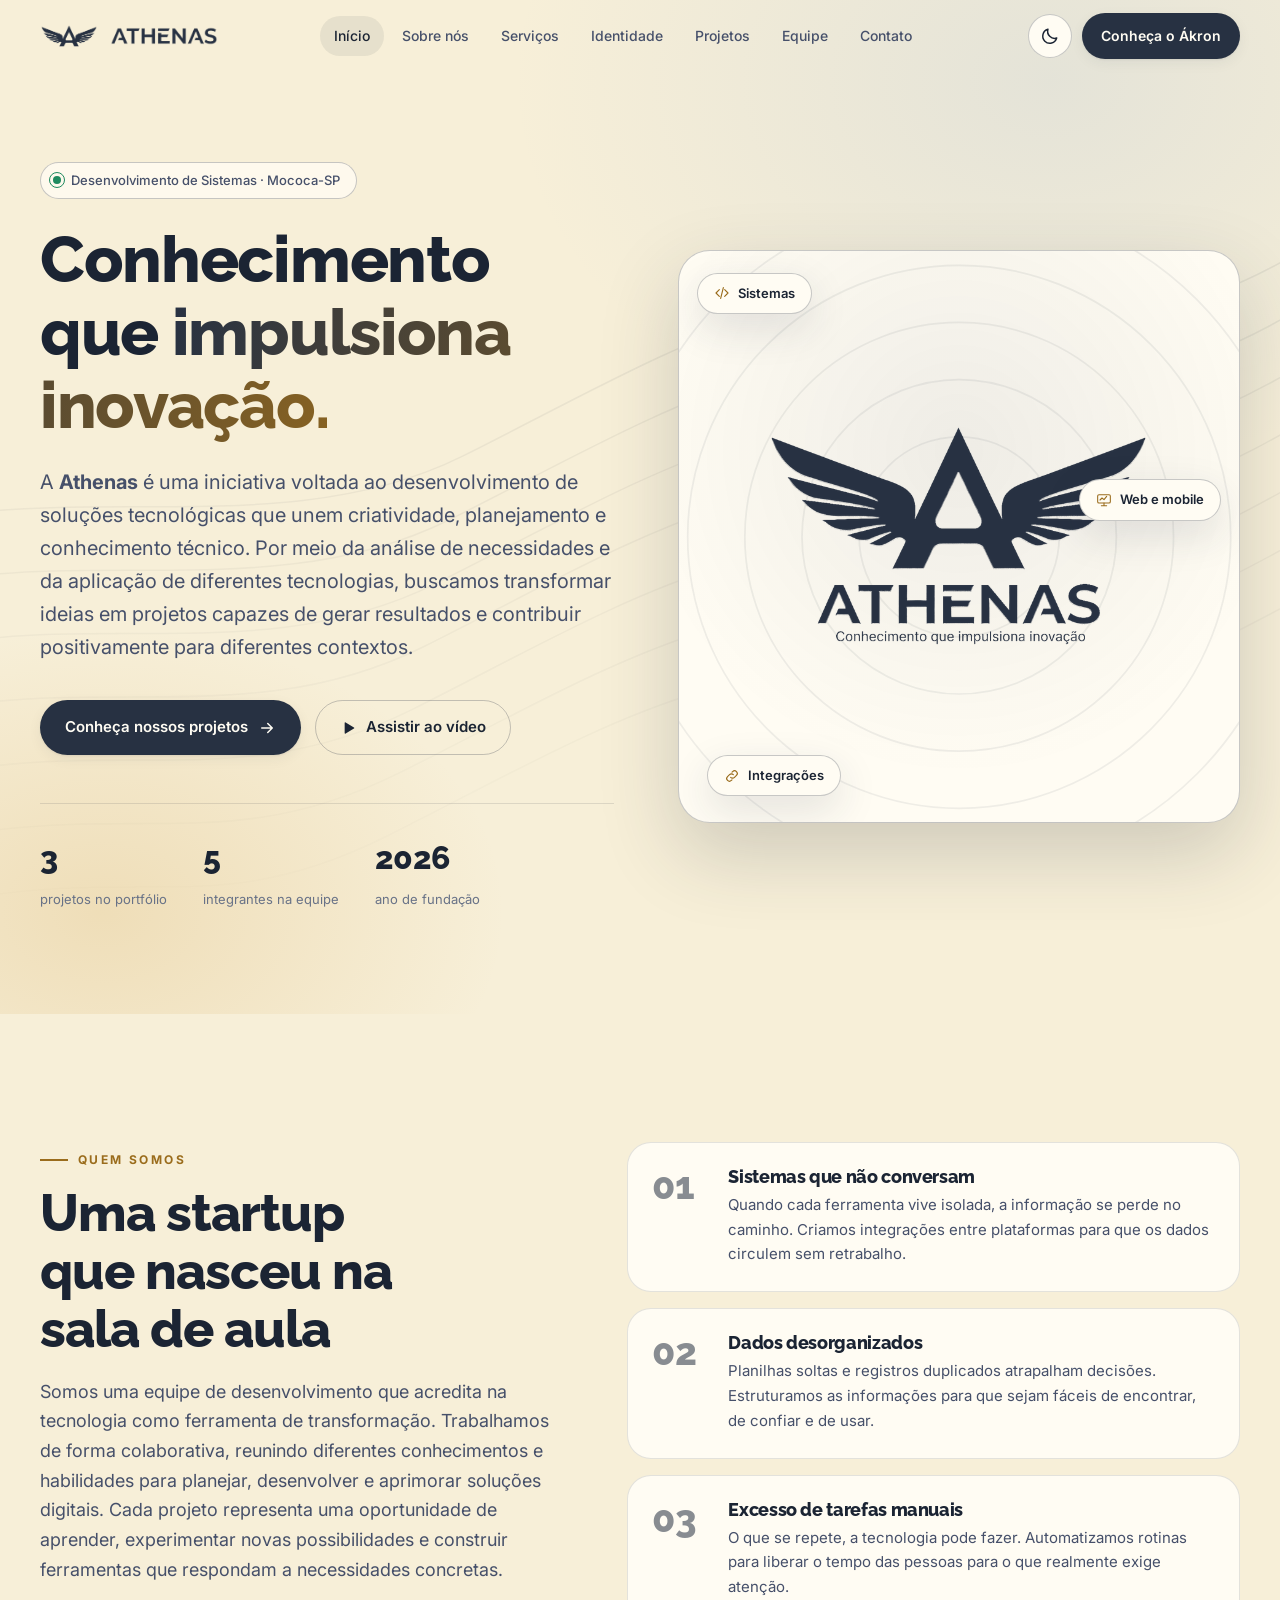
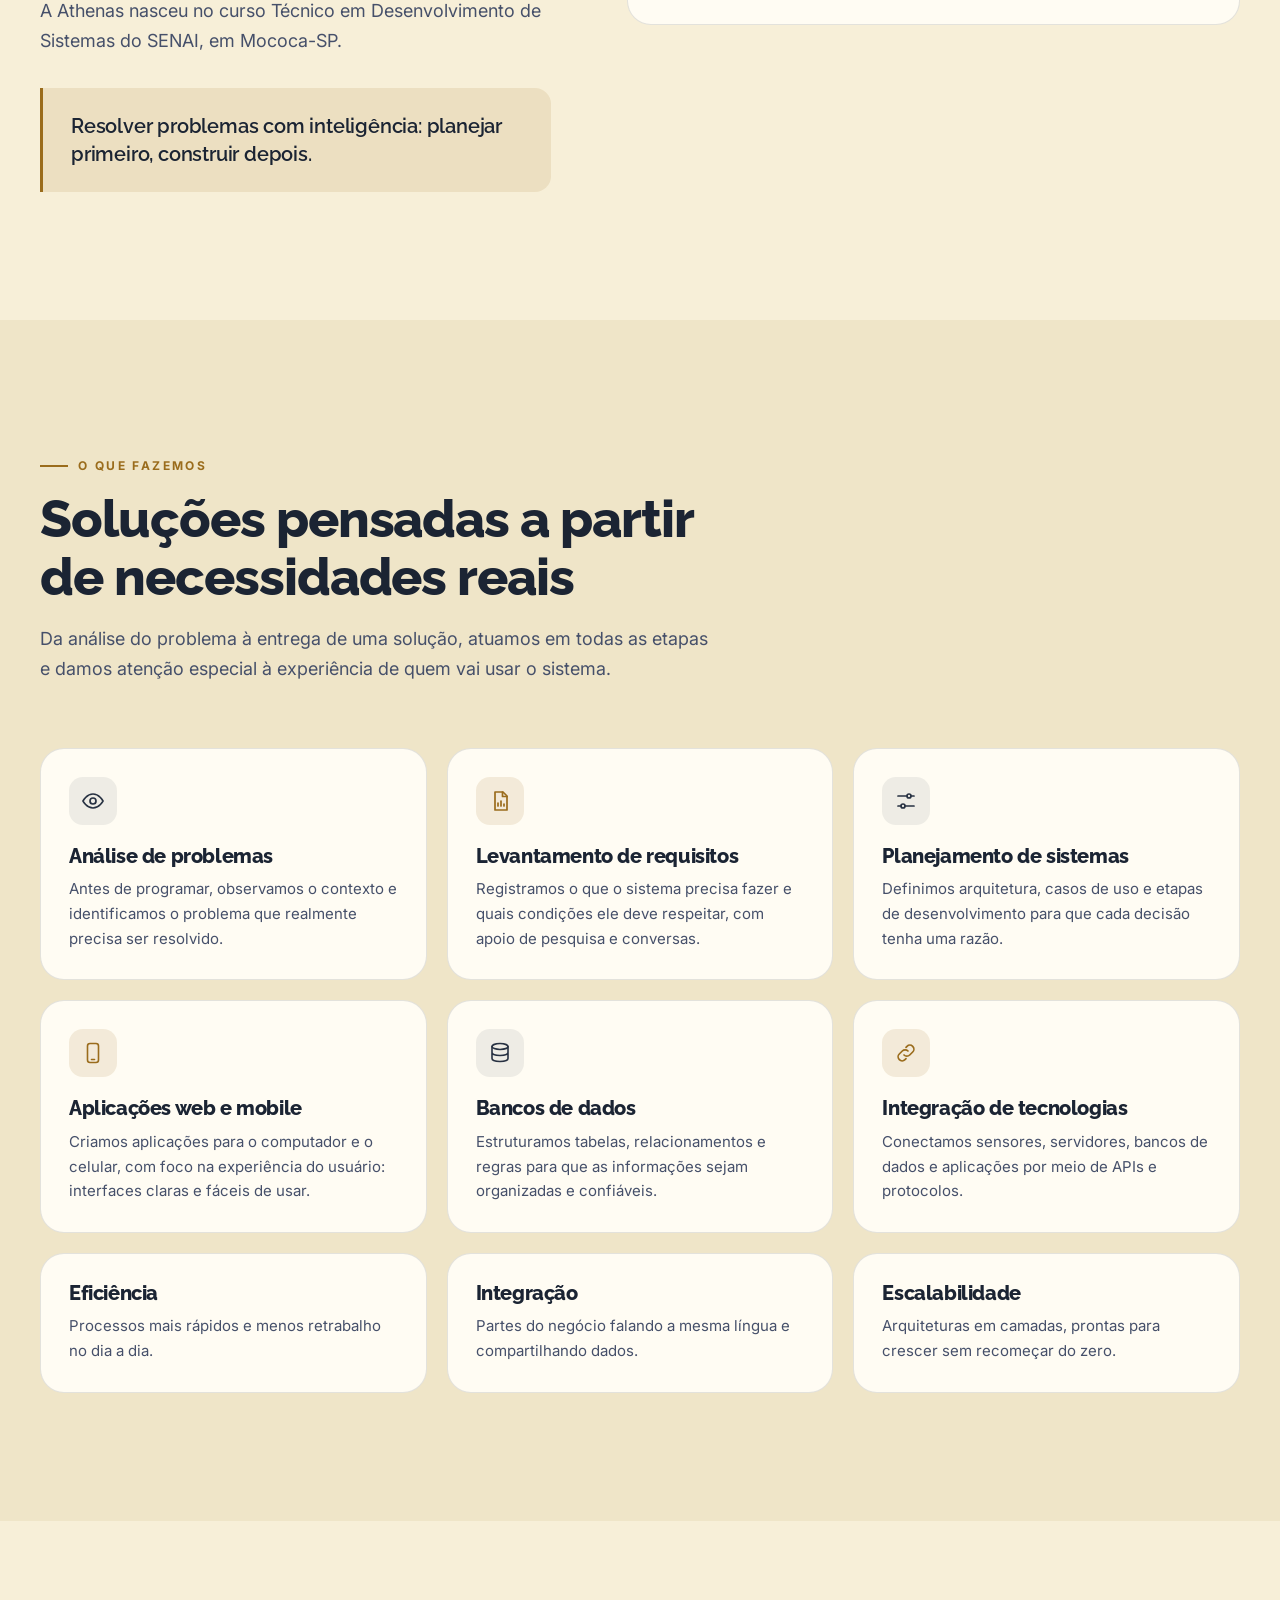
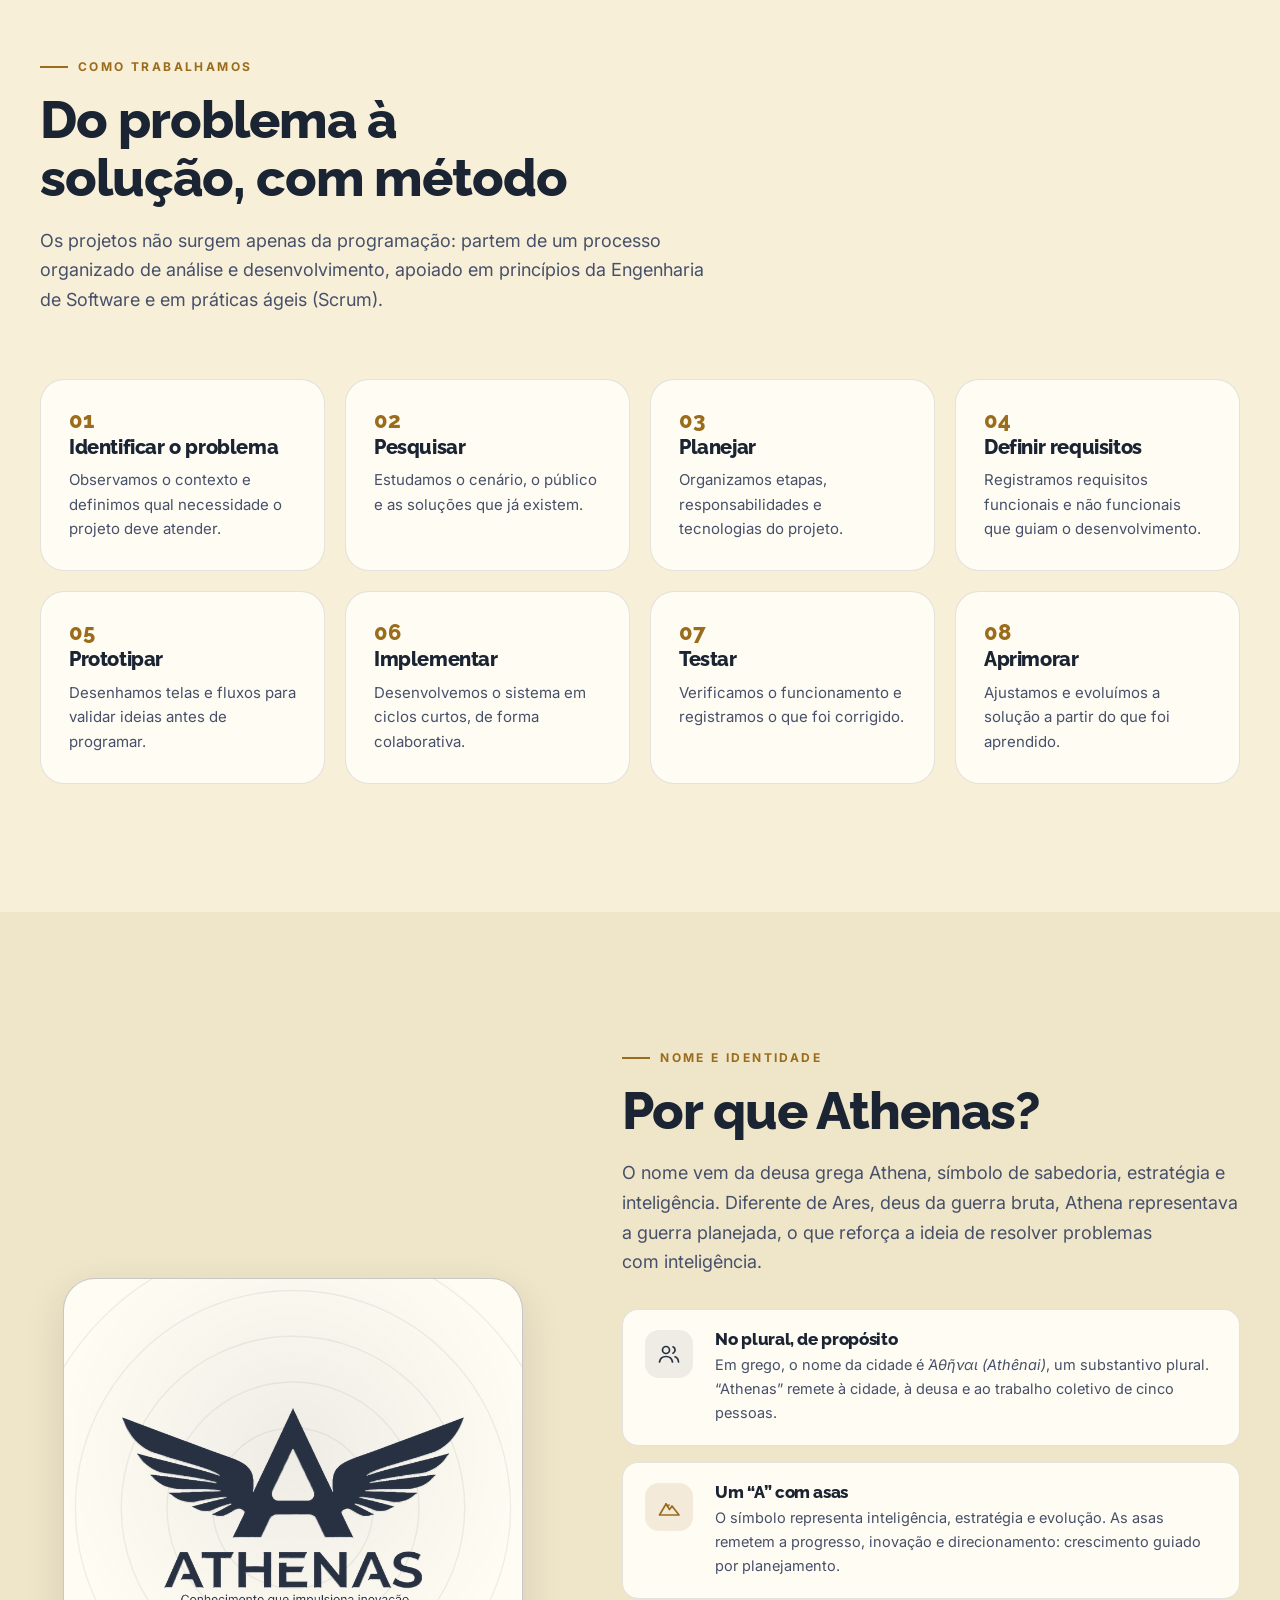
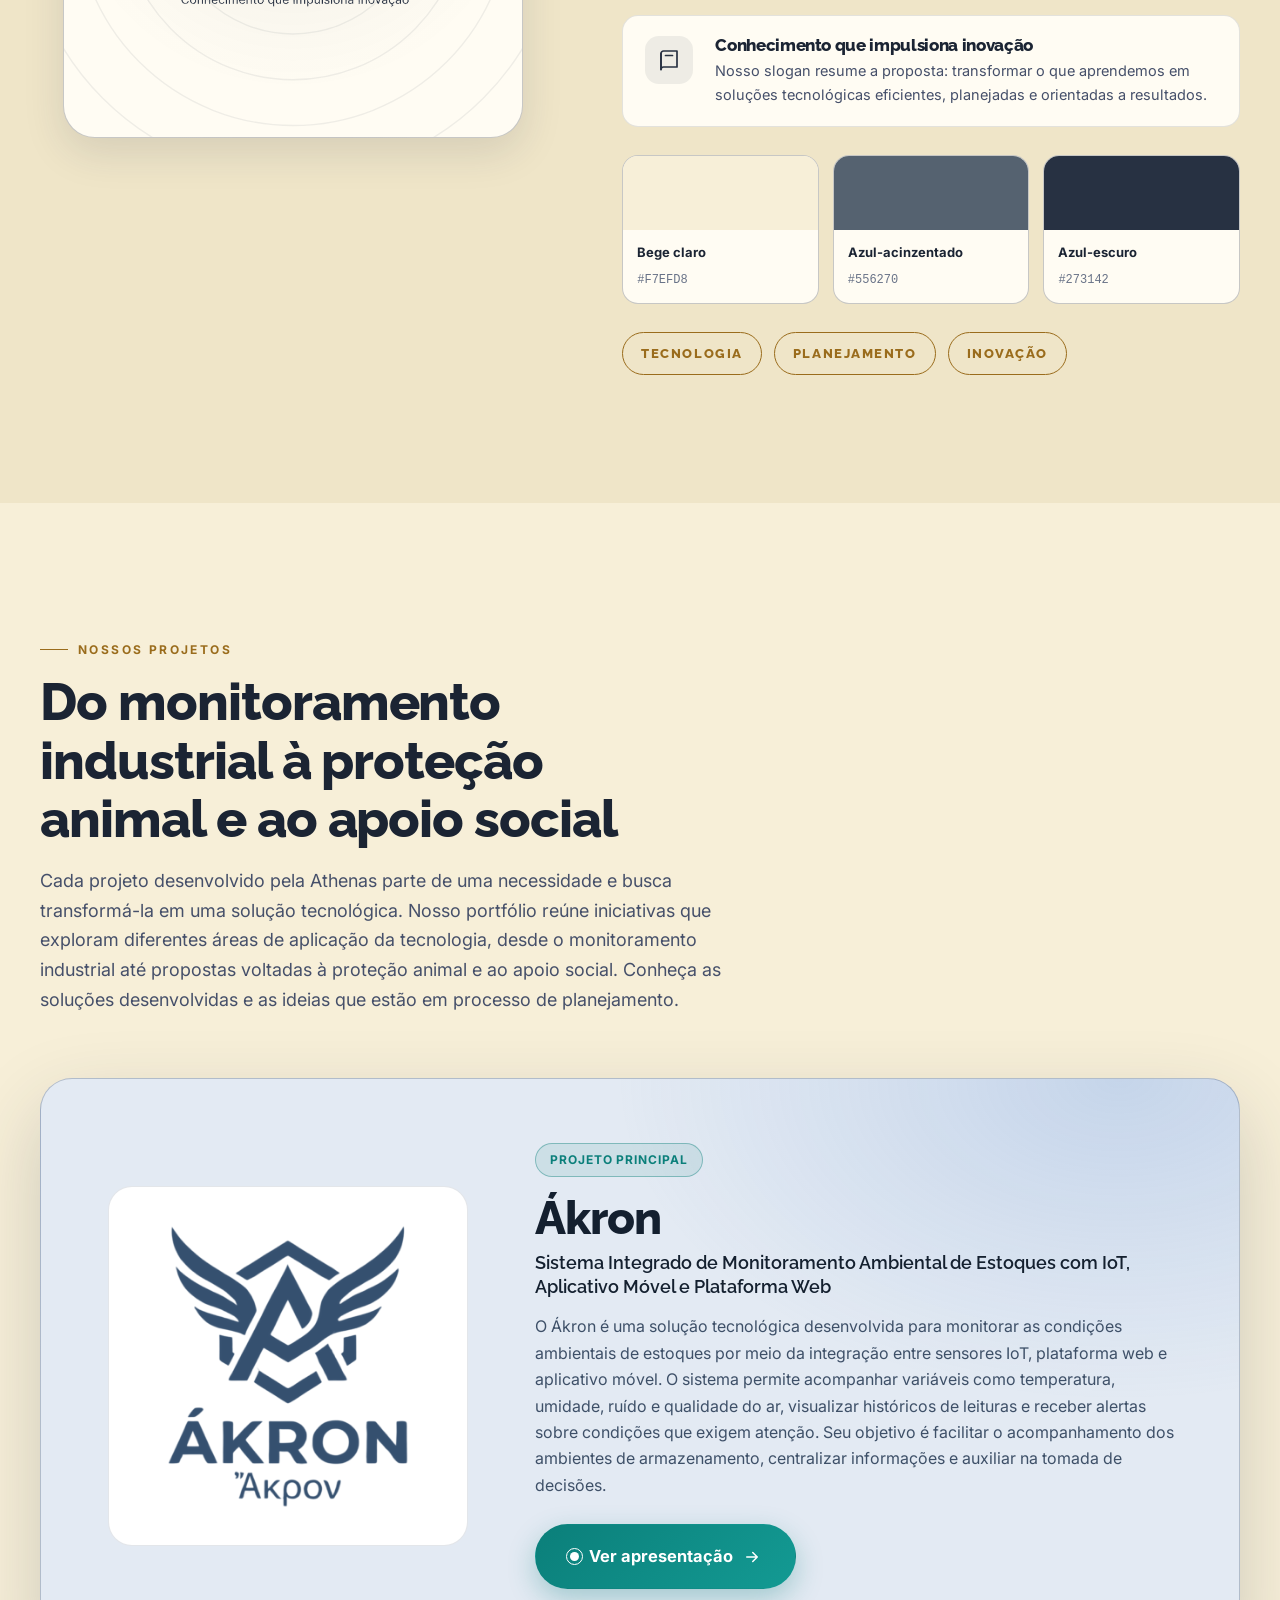
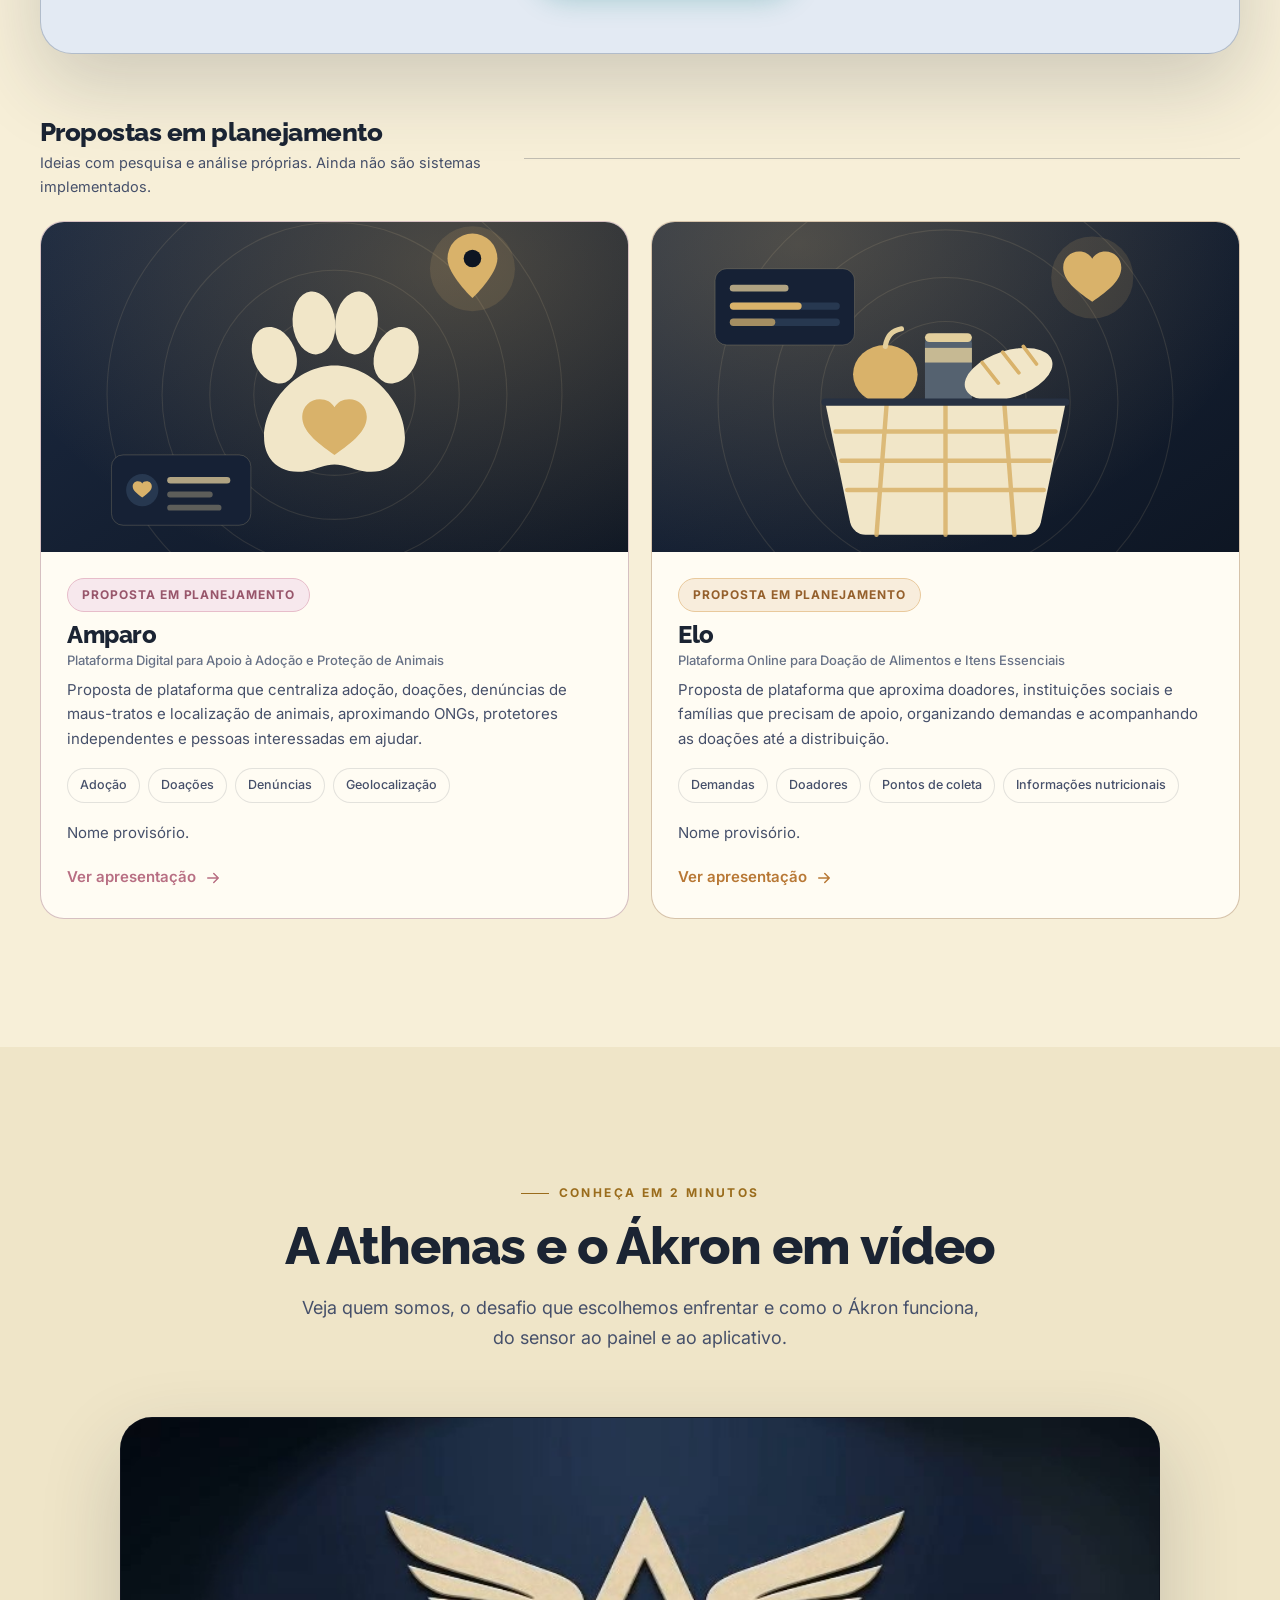
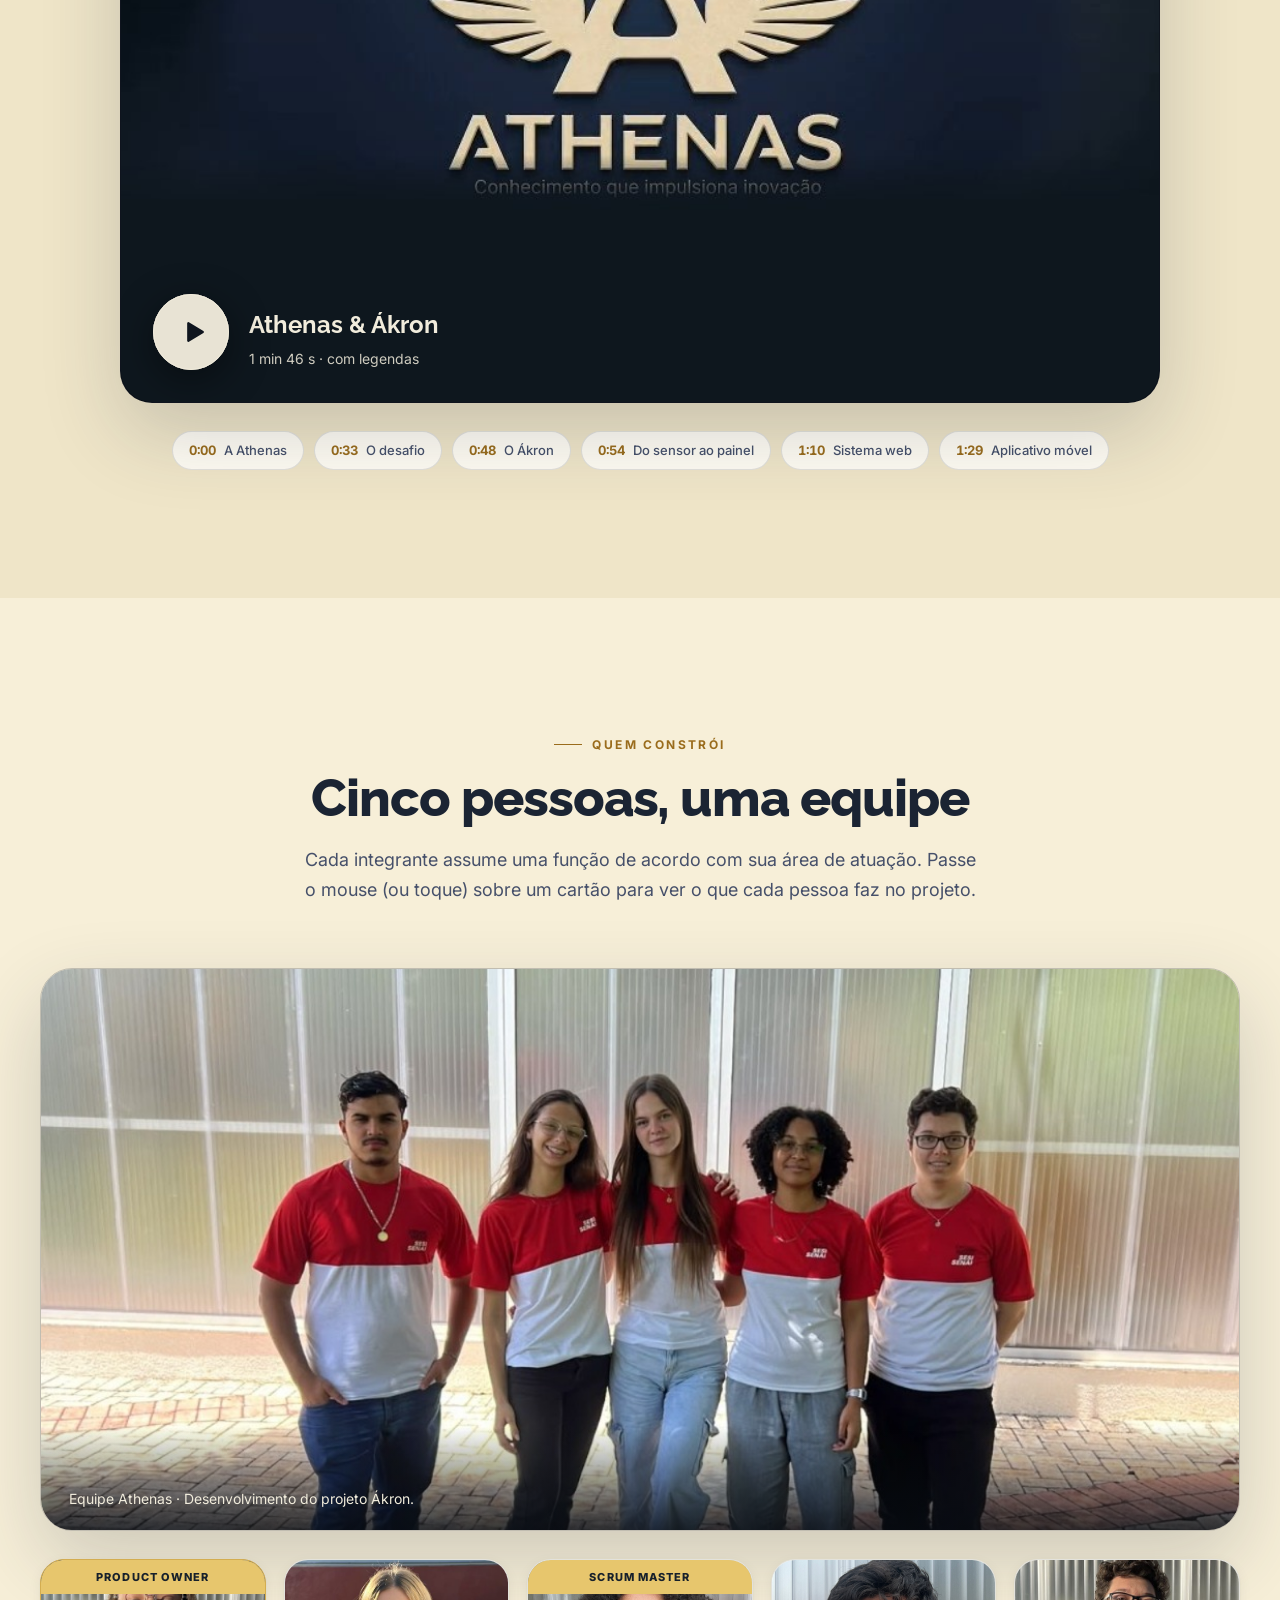
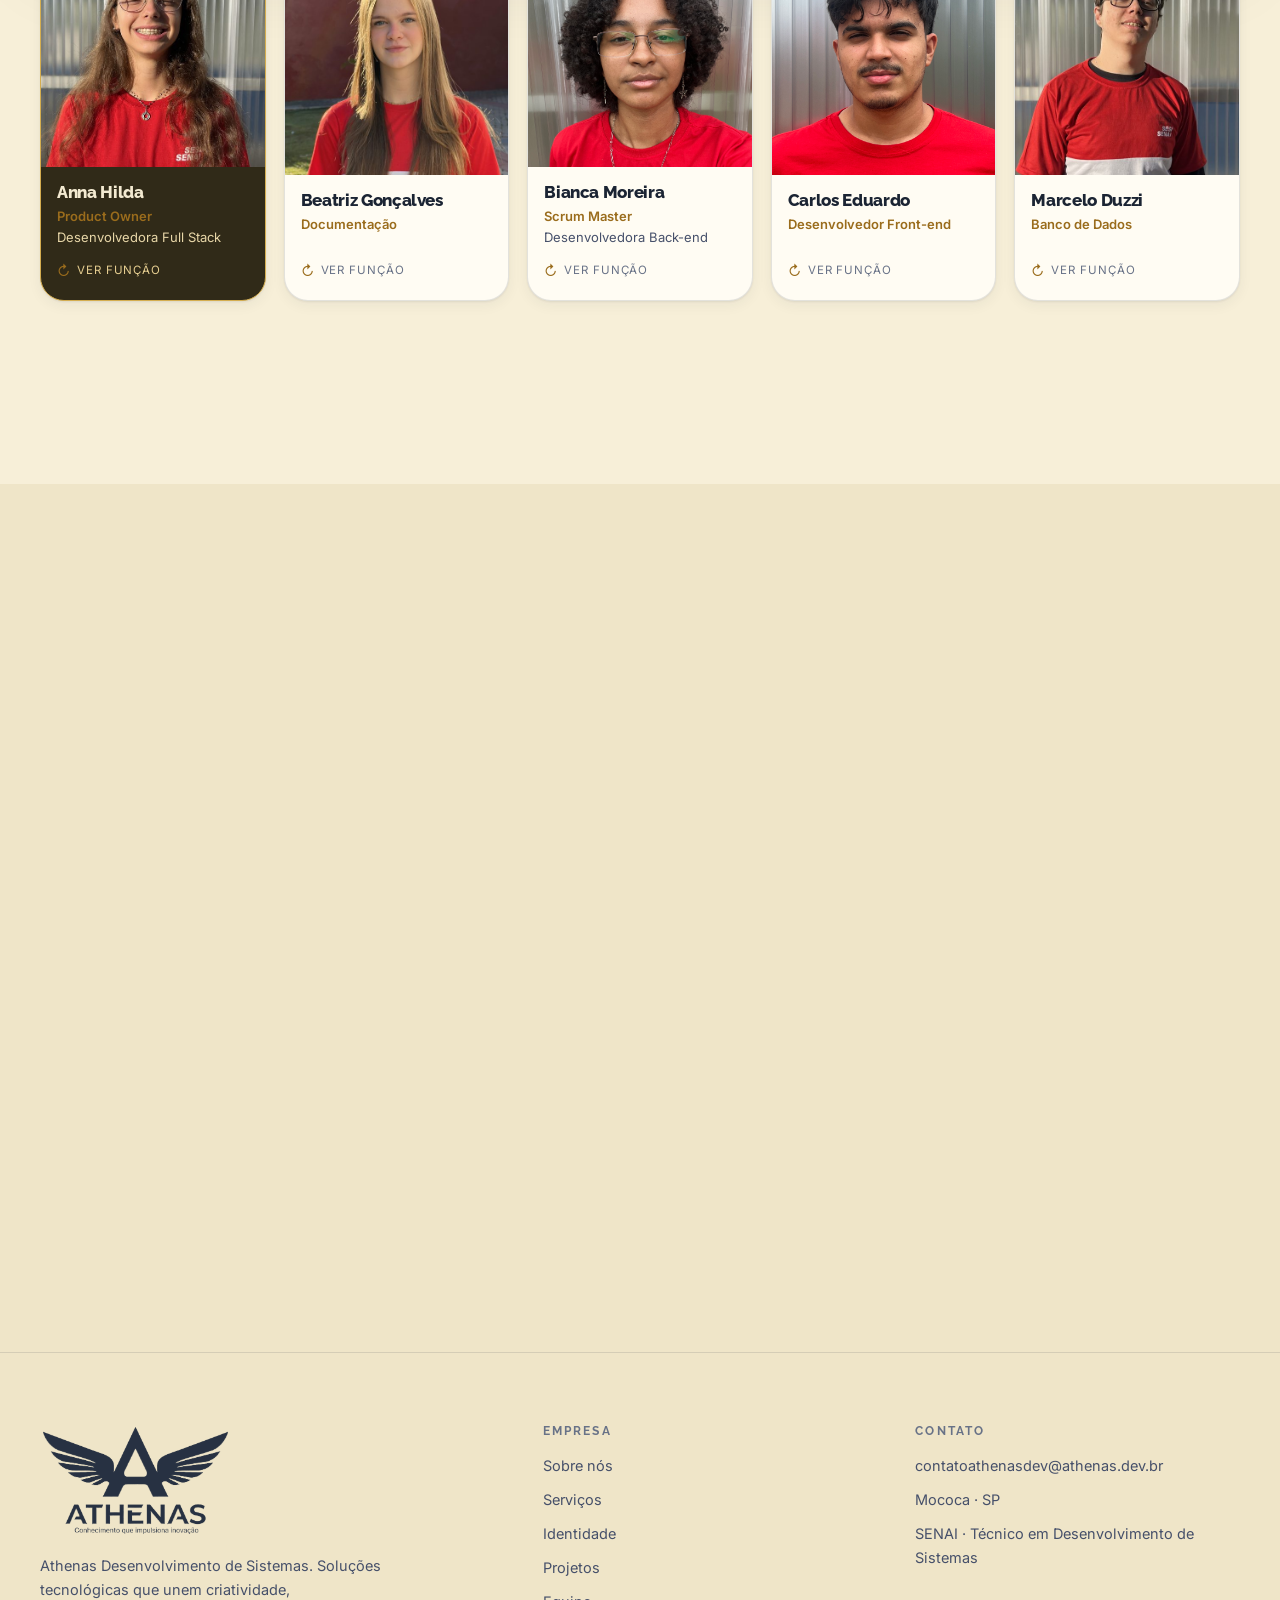
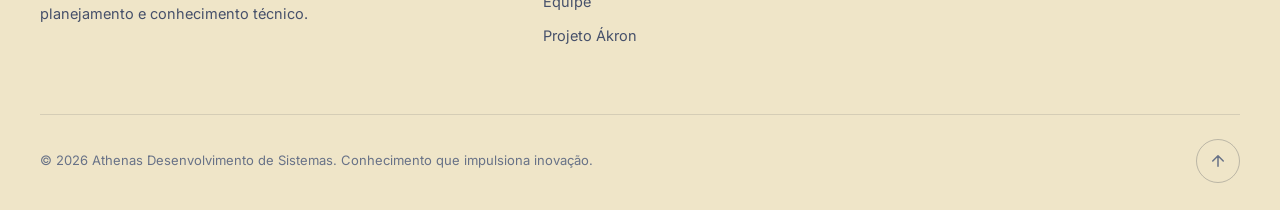
<file: index.html>
<!DOCTYPE html>
<html lang="pt-br" data-theme="dark">

<head>
    <meta charset="UTF-8">
    <meta name="viewport" content="width=device-width, initial-scale=1.0">
    <title>Athenas · Desenvolvimento de Sistemas</title>
    <meta name="description" content="Athenas Desenvolvimento de Sistemas: iniciativa de desenvolvimento de soluções tecnológicas que unem criatividade, planejamento e conhecimento técnico. Conheça o Ákron e nossas propostas de projeto. Conhecimento que impulsiona inovação.">
    <meta name="theme-color" content="#0d1522">
    <meta property="og:title" content="Athenas · Conhecimento que impulsiona inovação">
    <meta property="og:description" content="Soluções tecnológicas que unem criatividade, planejamento e conhecimento técnico.">
    <meta property="og:image" content="img/icon-512.png">
    <link rel="icon" type="image/png" href="img/favicon.png">
    <link rel="apple-touch-icon" href="img/apple-touch-icon.png">
    <link rel="stylesheet" href="css/style.css">
    <link rel="stylesheet" href="css/loading.css">
    <link rel="stylesheet" href="css/projetos.css">
    <script>
        (function () {
            var d = document.documentElement, t = null;
            d.classList.add('js');
            try { t = localStorage.getItem('athenas-tema'); } catch (e) { }
            if (!t) t = (window.matchMedia && matchMedia('(prefers-color-scheme: light)').matches) ? 'light' : 'dark';
            d.setAttribute('data-theme', t === 'light' ? 'light' : 'dark');
            // tela de carregamento: só na primeira carga da sessão
            var seen = false; try { seen = sessionStorage.getItem('athenas-intro') === '1'; } catch (e) { }
            if (!seen) d.classList.add('has-loader');
        })();
    </script>
</head>

<body>
    <!-- Tela de carregamento inicial -->
    <div class="loader" id="loader" role="status" aria-live="polite" aria-label="Carregando o site da Athenas">
        <div class="loader-stage">
            <div class="lg-mark" aria-hidden="true">
                <span class="lg-part lg-wing-l"></span>
                <span class="lg-part lg-wing-r"></span>
                <span class="lg-part lg-body"></span>
            </div>
            <div class="lg-word">ATHENAS</div>
            <p class="lg-slogan">Conhecimento que impulsiona inovação.</p>
        </div>
    </div>
<!-- Ícones (sprite) -->
    <svg width="0" height="0" style="position:absolute" aria-hidden="true" focusable="false">
        <defs>
            <symbol id="i-sun" viewBox="0 0 24 24" fill="none" stroke="currentColor" stroke-width="1.8" stroke-linecap="round" stroke-linejoin="round"><circle cx="12" cy="12" r="4"/><path d="M12 2v2M12 20v2M4.9 4.9l1.4 1.4M17.7 17.7l1.4 1.4M2 12h2M20 12h2M4.9 19.1l1.4-1.4M17.7 6.3l1.4-1.4"/></symbol>
            <symbol id="i-moon" viewBox="0 0 24 24" fill="none" stroke="currentColor" stroke-width="1.8" stroke-linecap="round" stroke-linejoin="round"><path d="M20 14.5A8.5 8.5 0 0 1 9.5 4a8.5 8.5 0 1 0 10.5 10.5z"/></symbol>
            <symbol id="i-arrow" viewBox="0 0 24 24" fill="none" stroke="currentColor" stroke-width="2" stroke-linecap="round" stroke-linejoin="round"><path d="M5 12h14M13 6l6 6-6 6"/></symbol>
            <symbol id="i-up" viewBox="0 0 24 24" fill="none" stroke="currentColor" stroke-width="2" stroke-linecap="round" stroke-linejoin="round"><path d="M12 19V5M5 12l7-7 7 7"/></symbol>
            <symbol id="i-check" viewBox="0 0 24 24" fill="none" stroke="currentColor" stroke-width="3" stroke-linecap="round" stroke-linejoin="round"><path d="M20 6 9 17l-5-5"/></symbol>
            <symbol id="i-play" viewBox="0 0 24 24" fill="currentColor"><path d="M7 4.5v15a1 1 0 0 0 1.5.86l12.4-7.5a1 1 0 0 0 0-1.72L8.5 3.64A1 1 0 0 0 7 4.5z"/></symbol>
            <symbol id="i-temp" viewBox="0 0 24 24" fill="none" stroke="currentColor" stroke-width="1.7" stroke-linecap="round" stroke-linejoin="round"><path d="M14 14.8V5a2 2 0 1 0-4 0v9.8a4 4 0 1 0 4 0z"/><path d="M12 9v7"/></symbol>
            <symbol id="i-drop" viewBox="0 0 24 24" fill="none" stroke="currentColor" stroke-width="1.7" stroke-linecap="round" stroke-linejoin="round"><path d="M12 3s6 6.2 6 10.5a6 6 0 0 1-12 0C6 9.2 12 3 12 3z"/></symbol>
            <symbol id="i-noise" viewBox="0 0 24 24" fill="none" stroke="currentColor" stroke-width="1.7" stroke-linecap="round" stroke-linejoin="round"><path d="M11 5 6 9H3v6h3l5 4V5z"/><path d="M15.5 8.5a5 5 0 0 1 0 7M18.5 5.5a9 9 0 0 1 0 13"/></symbol>
            <symbol id="i-wind" viewBox="0 0 24 24" fill="none" stroke="currentColor" stroke-width="1.7" stroke-linecap="round" stroke-linejoin="round"><path d="M3 8h11a3 3 0 1 0-3-3M3 12h16a3 3 0 1 1-3 3M3 16h7a3 3 0 1 1-3 3"/></symbol>
            <symbol id="i-gauge" viewBox="0 0 24 24" fill="none" stroke="currentColor" stroke-width="1.7" stroke-linecap="round" stroke-linejoin="round"><path d="M4 18a9 9 0 1 1 16 0"/><path d="m12 14 4-5"/><circle cx="12" cy="14" r="1.2"/></symbol>
            <symbol id="i-uv" viewBox="0 0 24 24" fill="none" stroke="currentColor" stroke-width="1.7" stroke-linecap="round" stroke-linejoin="round"><circle cx="12" cy="12" r="3.5"/><path d="M12 3v2.5M12 18.5V21M3 12h2.5M18.5 12H21M5.6 5.6l1.8 1.8M16.6 16.6l1.8 1.8M5.6 18.4l1.8-1.8M16.6 7.4l1.8-1.8"/></symbol>
            <symbol id="i-cpu" viewBox="0 0 24 24" fill="none" stroke="currentColor" stroke-width="1.6" stroke-linecap="round" stroke-linejoin="round"><rect x="6" y="6" width="12" height="12" rx="2"/><rect x="9.5" y="9.5" width="5" height="5" rx=".8"/><path d="M9 2v3M15 2v3M9 19v3M15 19v3M2 9h3M2 15h3M19 9h3M19 15h3"/></symbol>
            <symbol id="i-net" viewBox="0 0 24 24" fill="none" stroke="currentColor" stroke-width="1.6" stroke-linecap="round" stroke-linejoin="round"><circle cx="12" cy="12" r="9"/><path d="M3 12h18M12 3c2.8 3 2.8 15 0 18M12 3c-2.8 3-2.8 15 0 18"/></symbol>
            <symbol id="i-server" viewBox="0 0 24 24" fill="none" stroke="currentColor" stroke-width="1.6" stroke-linecap="round" stroke-linejoin="round"><rect x="3" y="4" width="18" height="7" rx="2"/><rect x="3" y="13" width="18" height="7" rx="2"/><path d="M7 7.5h.01M7 16.5h.01"/></symbol>
            <symbol id="i-db" viewBox="0 0 24 24" fill="none" stroke="currentColor" stroke-width="1.6" stroke-linecap="round" stroke-linejoin="round"><ellipse cx="12" cy="5.5" rx="8" ry="3"/><path d="M4 5.5v6c0 1.7 3.6 3 8 3s8-1.3 8-3v-6M4 11.5v6c0 1.7 3.6 3 8 3s8-1.3 8-3v-6"/></symbol>
            <symbol id="i-monitor" viewBox="0 0 24 24" fill="none" stroke="currentColor" stroke-width="1.6" stroke-linecap="round" stroke-linejoin="round"><rect x="2.5" y="4" width="19" height="12.5" rx="2"/><path d="M8 20.5h8M12 16.5v4M6 12l3-3 3 2.5 4-5"/></symbol>
            <symbol id="i-phone" viewBox="0 0 24 24" fill="none" stroke="currentColor" stroke-width="1.6" stroke-linecap="round" stroke-linejoin="round"><rect x="6.5" y="2.5" width="11" height="19" rx="2.5"/><path d="M10.5 18.5h3"/></symbol>
            <symbol id="i-bell" viewBox="0 0 24 24" fill="none" stroke="currentColor" stroke-width="1.7" stroke-linecap="round" stroke-linejoin="round"><path d="M6 9a6 6 0 1 1 12 0c0 6 2.5 7.5 2.5 7.5h-17S6 15 6 9z"/><path d="M10 20a2.2 2.2 0 0 0 4 0"/></symbol>
            <symbol id="i-sliders" viewBox="0 0 24 24" fill="none" stroke="currentColor" stroke-width="1.7" stroke-linecap="round" stroke-linejoin="round"><path d="M4 7h9M17 7h3M4 17h3M11 17h9"/><circle cx="15" cy="7" r="2"/><circle cx="9" cy="17" r="2"/></symbol>
            <symbol id="i-report" viewBox="0 0 24 24" fill="none" stroke="currentColor" stroke-width="1.7" stroke-linecap="round" stroke-linejoin="round"><path d="M7 3h8l4 4v14H7z"/><path d="M14.5 3v4.5H19M10 17v-3M13 17v-5M16 17v-2"/></symbol>
            <symbol id="i-shield" viewBox="0 0 24 24" fill="none" stroke="currentColor" stroke-width="1.7" stroke-linecap="round" stroke-linejoin="round"><path d="M12 3 4.5 6v5.5c0 4.7 3.1 8.2 7.5 9.5 4.4-1.3 7.5-4.8 7.5-9.5V6L12 3z"/><path d="m9 12 2.2 2.2L15.5 10"/></symbol>
            <symbol id="i-code" viewBox="0 0 24 24" fill="none" stroke="currentColor" stroke-width="1.7" stroke-linecap="round" stroke-linejoin="round"><path d="m8 7-5 5 5 5M16 7l5 5-5 5M14 4l-4 16"/></symbol>
            <symbol id="i-eye" viewBox="0 0 24 24" fill="none" stroke="currentColor" stroke-width="1.7" stroke-linecap="round" stroke-linejoin="round"><path d="M2 12s3.6-7 10-7 10 7 10 7-3.6 7-10 7S2 12 2 12z"/><circle cx="12" cy="12" r="3"/></symbol>
            <symbol id="i-peak" viewBox="0 0 24 24" fill="none" stroke="currentColor" stroke-width="1.7" stroke-linecap="round" stroke-linejoin="round"><path d="m2.5 20 6.5-11 3.5 5.5 2.5-3.5 7 9z"/><path d="m9 9 1.7 2.2 1.3-1.2"/></symbol>
            <symbol id="i-alert" viewBox="0 0 24 24" fill="none" stroke="currentColor" stroke-width="1.8" stroke-linecap="round" stroke-linejoin="round"><path d="M10.3 3.9 1.8 18a2 2 0 0 0 1.7 3h17a2 2 0 0 0 1.7-3L13.7 3.9a2 2 0 0 0-3.4 0z"/><path d="M12 9v4M12 17h.01"/></symbol>
            <symbol id="i-users" viewBox="0 0 24 24" fill="none" stroke="currentColor" stroke-width="1.7" stroke-linecap="round" stroke-linejoin="round"><circle cx="9" cy="8" r="3.5"/><path d="M2.5 20c.6-3.6 3.2-5.5 6.5-5.5s5.9 1.9 6.5 5.5M16 4.8a3.5 3.5 0 0 1 0 6.4M18 14.8c2 .7 3.2 2.4 3.5 5.2"/></symbol>
            <symbol id="i-link" viewBox="0 0 24 24" fill="none" stroke="currentColor" stroke-width="1.7" stroke-linecap="round" stroke-linejoin="round"><path d="M10 14a4 4 0 0 0 5.7 0l3-3a4 4 0 0 0-5.7-5.7l-1 1M14 10a4 4 0 0 0-5.7 0l-3 3A4 4 0 0 0 11 18.7l1-1"/></symbol>
            <symbol id="i-lock" viewBox="0 0 24 24" fill="none" stroke="currentColor" stroke-width="1.7" stroke-linecap="round" stroke-linejoin="round"><rect x="4.5" y="10.5" width="15" height="10" rx="2.5"/><path d="M8 10.5V8a4 4 0 0 1 8 0v2.5"/></symbol>
            <symbol id="i-mail" viewBox="0 0 24 24" fill="none" stroke="currentColor" stroke-width="1.7" stroke-linecap="round" stroke-linejoin="round"><rect x="3" y="5" width="18" height="14" rx="2.5"/><path d="m4 7.5 8 6 8-6"/></symbol>
            <symbol id="i-pin" viewBox="0 0 24 24" fill="none" stroke="currentColor" stroke-width="1.7" stroke-linecap="round" stroke-linejoin="round"><path d="M12 21s-7-6.2-7-11.2a7 7 0 0 1 14 0C19 14.8 12 21 12 21z"/><circle cx="12" cy="9.8" r="2.4"/></symbol>
            <symbol id="i-book" viewBox="0 0 24 24" fill="none" stroke="currentColor" stroke-width="1.7" stroke-linecap="round" stroke-linejoin="round"><path d="M4 5.5A2.5 2.5 0 0 1 6.5 3H20v16H6.5A2.5 2.5 0 0 0 4 21.5z"/><path d="M4 5.5v16M8.5 7.5h7"/></symbol>
            <symbol id="i-gh" viewBox="0 0 24 24" fill="currentColor"><path d="M12 .5a11.5 11.5 0 0 0-3.64 22.41c.58.1.79-.25.79-.56v-2c-3.2.7-3.88-1.37-3.88-1.37-.52-1.33-1.28-1.69-1.28-1.69-1.04-.71.08-.7.08-.7 1.15.08 1.76 1.18 1.76 1.18 1.03 1.76 2.7 1.25 3.36.95.1-.74.4-1.25.73-1.54-2.55-.29-5.24-1.28-5.24-5.69 0-1.26.45-2.28 1.18-3.09-.12-.29-.51-1.46.11-3.05 0 0 .97-.31 3.17 1.18a11 11 0 0 1 5.78 0c2.2-1.49 3.17-1.18 3.17-1.18.62 1.59.23 2.76.11 3.05.74.81 1.18 1.83 1.18 3.09 0 4.42-2.7 5.4-5.26 5.68.41.36.78 1.06.78 2.14v3.17c0 .31.21.67.8.56A11.5 11.5 0 0 0 12 .5z"/></symbol>
        </defs>
    </svg>

    <div class="progress" id="progress"></div>

    <header class="site-header" id="header">
        <div class="container header-inner">
            <a href="#inicio" class="brand brand-ath" aria-label="Athenas — início">
                <span class="logo-mask logo-ath-symbol" role="img" aria-label="Símbolo da Athenas: um A com asas"></span>
                <span class="logo-mask logo-ath-wordmark" role="img" aria-label="Athenas"></span>
            </a>

            <nav class="nav" id="nav" aria-label="Principal">
                <ul>
                    <li><a href="#inicio">Início</a></li>
                    <li><a href="#sobre">Sobre nós</a></li>
                    <li><a href="#servicos">Serviços</a></li>
                    <li><a href="#identidade">Identidade</a></li>
                    <li><a href="#projetos">Projetos</a></li>
                    <li><a href="#equipe">Equipe</a></li>
                    <li><a href="#contato">Contato</a></li>
                </ul>
            </nav>

            <div class="header-actions">
                <button class="theme-toggle" id="themeToggle" type="button" aria-label="Alternar entre tema claro e escuro">
                    <svg class="i-sun"><use href="#i-sun" /></svg>
                    <svg class="i-moon"><use href="#i-moon" /></svg>
                </button>
                <a href="apresentacao.html" class="btn btn-primary btn-sm">Conheça o Ákron</a>
                <button class="menu-toggle" id="menuToggle" type="button" aria-expanded="false" aria-controls="nav" aria-label="Abrir menu">
                    <span></span><span></span><span></span>
                </button>
            </div>
        </div>
    </header>

    <main>
        <!-- ===================== HERO ===================== -->
        <section class="hero atmos" id="inicio">
            <div class="contours" aria-hidden="true">
                <svg viewBox="0 0 1200 800" preserveAspectRatio="xMidYMid slice">
                    <path d="M-50 740C190 660 240 740 400 660S680 500 840 540 1100 460 1280 400"/>
                    <path d="M-50 690C170 610 250 690 410 610S690 450 850 490 1110 410 1280 350"/>
                    <path d="M-50 640C150 560 260 640 420 560S700 400 860 440 1120 360 1280 300"/>
                    <path d="M-50 590C130 510 270 590 430 510S710 350 870 390 1130 310 1280 250"/>
                    <path d="M-50 540C120 460 280 540 440 460S720 300 880 340 1140 260 1280 200"/>
                    <path d="M-50 490C110 410 290 490 450 410S730 250 890 290 1150 210 1280 150"/>
                    <path d="M-50 440C100 360 300 440 460 360S740 200 900 240 1160 160 1280 100"/>
                </svg>
            </div>

            <div class="container hero-grid">
                <div>
                    <span class="pill reveal"><span class="dot"></span> Desenvolvimento de Sistemas · Mococa-SP</span>
                    <h1 class="reveal" style="--d:.08s">Conhecimento que <em>impulsiona inovação.</em></h1>
                    <p class="hero-lead reveal" style="--d:.16s">A <strong>Athenas</strong> é uma iniciativa voltada ao desenvolvimento de soluções tecnológicas que unem criatividade, planejamento e conhecimento técnico. Por meio da análise de necessidades e da aplicação de diferentes tecnologias, buscamos transformar ideias em projetos capazes de gerar resultados e contribuir positivamente para diferentes contextos.</p>
                    <div class="hero-actions reveal" style="--d:.24s">
                        <a href="#projetos" class="btn btn-primary">Conheça nossos projetos <svg class="arrow"><use href="#i-arrow" /></svg></a>
                        <a href="#video" class="btn btn-ghost"><svg style="width:16px;height:16px"><use href="#i-play" /></svg> Assistir ao vídeo</a>
                    </div>
                    <div class="hero-facts reveal" style="--d:.32s">
                        <div><strong><span data-count="3">0</span></strong><span>projetos no portfólio</span></div>
                        <div><strong><span data-count="5">0</span></strong><span>integrantes na equipe</span></div>
                        <div><strong><span data-count="2026">0</span></strong><span>ano de fundação</span></div>
                    </div>
                </div>

                <div class="reveal" style="--d:.2s">
                    <div class="hero-logo-card">
                        <svg class="rings" viewBox="0 0 400 400" aria-hidden="true" preserveAspectRatio="xMidYMid slice">
                            <circle cx="200" cy="200" r="70" /><circle cx="200" cy="200" r="110" /><circle cx="200" cy="200" r="150" /><circle cx="200" cy="200" r="190" /><circle cx="200" cy="200" r="235" /><circle cx="200" cy="200" r="285" />
                        </svg>
                        <span class="logo-mask logo-ath-full" role="img" aria-label="Logo da Athenas: um A com asas. Conhecimento que impulsiona inovação"></span>
                        <span class="tag t1"><svg><use href="#i-code" /></svg> Sistemas</span>
                        <span class="tag t2"><svg><use href="#i-monitor" /></svg> Web e mobile</span>
                        <span class="tag t3"><svg><use href="#i-link" /></svg> Integrações</span>
                    </div>
                </div>
            </div>
        </section>

        <!-- ===================== SOBRE ===================== -->
        <section id="sobre">
            <div class="container problem-grid">
                <div class="reveal">
                    <span class="eyebrow">Quem somos</span>
                    <h2 class="section-title">Uma startup que nasceu na sala de aula</h2>
                    <p class="section-lead">Somos uma equipe de desenvolvimento que acredita na tecnologia como ferramenta de transformação. Trabalhamos de forma colaborativa, reunindo diferentes conhecimentos e habilidades para planejar, desenvolver e aprimorar soluções digitais. Cada projeto representa uma oportunidade de aprender, experimentar novas possibilidades e construir ferramentas que respondam a necessidades concretas.</p>
                    <p class="section-lead" style="margin-top:12px">A Athenas nasceu no curso Técnico em Desenvolvimento de Sistemas do SENAI, em Mococa-SP.</p>
                    <p class="problem-quote">Resolver problemas com inteligência: planejar primeiro, construir depois.</p>
                </div>
                <div class="problem-list">
                    <article class="problem-item reveal">
                        <span class="n">01</span>
                        <div><h3>Sistemas que não conversam</h3><p>Quando cada ferramenta vive isolada, a informação se perde no caminho. Criamos integrações entre plataformas para que os dados circulem sem retrabalho.</p></div>
                    </article>
                    <article class="problem-item reveal" style="--d:.08s">
                        <span class="n">02</span>
                        <div><h3>Dados desorganizados</h3><p>Planilhas soltas e registros duplicados atrapalham decisões. Estruturamos as informações para que sejam fáceis de encontrar, de confiar e de usar.</p></div>
                    </article>
                    <article class="problem-item reveal" style="--d:.16s">
                        <span class="n">03</span>
                        <div><h3>Excesso de tarefas manuais</h3><p>O que se repete, a tecnologia pode fazer. Automatizamos rotinas para liberar o tempo das pessoas para o que realmente exige atenção.</p></div>
                    </article>
                </div>
            </div>
        </section>

        <!-- ===================== SERVIÇOS ===================== -->
        <section class="alt" id="servicos">
            <div class="container">
                <div class="section-head reveal">
                    <span class="eyebrow">O que fazemos</span>
                    <h2 class="section-title wide">Soluções pensadas a partir de necessidades reais</h2>
                    <p class="section-lead">Da análise do problema à entrega de uma solução, atuamos em todas as etapas e damos atenção especial à experiência de quem vai usar o sistema.</p>
                </div>

                <div class="grid g-3">
                    <article class="card reveal">
                        <div class="icon-chip"><svg><use href="#i-eye" /></svg></div>
                        <h3>Análise de problemas</h3>
                        <p>Antes de programar, observamos o contexto e identificamos o problema que realmente precisa ser resolvido.</p>
                    </article>
                    <article class="card reveal" style="--d:.08s">
                        <div class="icon-chip gold"><svg><use href="#i-report" /></svg></div>
                        <h3>Levantamento de requisitos</h3>
                        <p>Registramos o que o sistema precisa fazer e quais condições ele deve respeitar, com apoio de pesquisa e conversas.</p>
                    </article>
                    <article class="card reveal" style="--d:.16s">
                        <div class="icon-chip"><svg><use href="#i-sliders" /></svg></div>
                        <h3>Planejamento de sistemas</h3>
                        <p>Definimos arquitetura, casos de uso e etapas de desenvolvimento para que cada decisão tenha uma razão.</p>
                    </article>
                    <article class="card reveal">
                        <div class="icon-chip gold"><svg><use href="#i-phone" /></svg></div>
                        <h3>Aplicações web e mobile</h3>
                        <p>Criamos aplicações para o computador e o celular, com foco na experiência do usuário: interfaces claras e fáceis de usar.</p>
                    </article>
                    <article class="card reveal" style="--d:.08s">
                        <div class="icon-chip"><svg><use href="#i-db" /></svg></div>
                        <h3>Bancos de dados</h3>
                        <p>Estruturamos tabelas, relacionamentos e regras para que as informações sejam organizadas e confiáveis.</p>
                    </article>
                    <article class="card reveal" style="--d:.16s">
                        <div class="icon-chip gold"><svg><use href="#i-link" /></svg></div>
                        <h3>Integração de tecnologias</h3>
                        <p>Conectamos sensores, servidores, bancos de dados e aplicações por meio de APIs e protocolos.</p>
                    </article>
                </div>

                <div class="pillars" style="margin-top:20px">
                    <div class="card reveal"><h3>Eficiência</h3><p>Processos mais rápidos e menos retrabalho no dia a dia.</p></div>
                    <div class="card reveal" style="--d:.06s"><h3>Integração</h3><p>Partes do negócio falando a mesma língua e compartilhando dados.</p></div>
                    <div class="card reveal" style="--d:.12s"><h3>Escalabilidade</h3><p>Arquiteturas em camadas, prontas para crescer sem recomeçar do zero.</p></div>
                </div>
            </div>
        </section>

        <!-- ===================== MÉTODO ===================== -->
        <section id="metodo">
            <div class="container">
                <div class="section-head reveal">
                    <span class="eyebrow">Como trabalhamos</span>
                    <h2 class="section-title wide">Do problema à solução, com método</h2>
                    <p class="section-lead">Os projetos não surgem apenas da programação: partem de um processo organizado de análise e desenvolvimento, apoiado em princípios da Engenharia de Software e em práticas ágeis (Scrum).</p>
                </div>
                <div class="method">
                    <article class="card reveal"><h3>Identificar o problema</h3><p>Observamos o contexto e definimos qual necessidade o projeto deve atender.</p></article>
                    <article class="card reveal" style="--d:.06s"><h3>Pesquisar</h3><p>Estudamos o cenário, o público e as soluções que já existem.</p></article>
                    <article class="card reveal" style="--d:.12s"><h3>Planejar</h3><p>Organizamos etapas, responsabilidades e tecnologias do projeto.</p></article>
                    <article class="card reveal" style="--d:.18s"><h3>Definir requisitos</h3><p>Registramos requisitos funcionais e não funcionais que guiam o desenvolvimento.</p></article>
                    <article class="card reveal"><h3>Prototipar</h3><p>Desenhamos telas e fluxos para validar ideias antes de programar.</p></article>
                    <article class="card reveal" style="--d:.06s"><h3>Implementar</h3><p>Desenvolvemos o sistema em ciclos curtos, de forma colaborativa.</p></article>
                    <article class="card reveal" style="--d:.12s"><h3>Testar</h3><p>Verificamos o funcionamento e registramos o que foi corrigido.</p></article>
                    <article class="card reveal" style="--d:.18s"><h3>Aprimorar</h3><p>Ajustamos e evoluímos a solução a partir do que foi aprendido.</p></article>
                </div>
            </div>
        </section>

        <!-- ===================== IDENTIDADE ===================== -->
        <section class="alt" id="identidade">
            <div class="container name-grid">
                <div class="name-art reveal">
                    <svg class="rings" viewBox="0 0 400 400" aria-hidden="true">
                        <circle cx="200" cy="200" r="70" /><circle cx="200" cy="200" r="110" /><circle cx="200" cy="200" r="150" /><circle cx="200" cy="200" r="190" /><circle cx="200" cy="200" r="235" />
                    </svg>
                    <span class="logo-mask logo-ath-full" style="width:76%" role="img" aria-label="Logo da Athenas"></span>
                </div>
                <div>
                    <div class="reveal">
                        <span class="eyebrow">Nome e identidade</span>
                        <h2 class="section-title">Por que Athenas?</h2>
                        <p class="section-lead">O nome vem da deusa grega Athena, símbolo de sabedoria, estratégia e inteligência. Diferente de Ares, deus da guerra bruta, Athena representava a guerra planejada, o que reforça a ideia de resolver problemas com inteligência.</p>
                    </div>
                    <div class="ideas">
                        <div class="idea reveal">
                            <div class="icon-chip"><svg><use href="#i-users" /></svg></div>
                            <div><h3>No plural, de propósito</h3><p>Em grego, o nome da cidade é <em>Ἀθῆναι (Athênai)</em>, um substantivo plural. “Athenas” remete à cidade, à deusa e ao trabalho coletivo de cinco pessoas.</p></div>
                        </div>
                        <div class="idea reveal" style="--d:.08s">
                            <div class="icon-chip gold"><svg><use href="#i-peak" /></svg></div>
                            <div><h3>Um “A” com asas</h3><p>O símbolo representa inteligência, estratégia e evolução. As asas remetem a progresso, inovação e direcionamento: crescimento guiado por planejamento.</p></div>
                        </div>
                        <div class="idea reveal" style="--d:.16s">
                            <div class="icon-chip"><svg><use href="#i-book" /></svg></div>
                            <div><h3>Conhecimento que impulsiona inovação</h3><p>Nosso slogan resume a proposta: transformar o que aprendemos em soluções tecnológicas eficientes, planejadas e orientadas a resultados.</p></div>
                        </div>
                    </div>
                    <div class="swatches reveal" aria-label="Paleta de cores da marca">
                        <div class="swatch"><i style="background:#F7EFD8"></i><div><b>Bege claro</b><code>#F7EFD8</code></div></div>
                        <div class="swatch"><i style="background:#556270"></i><div><b>Azul-acinzentado</b><code>#556270</code></div></div>
                        <div class="swatch"><i style="background:#273142"></i><div><b>Azul-escuro</b><code>#273142</code></div></div>
                    </div>
                    <div class="values reveal"><span>Tecnologia</span><span>Planejamento</span><span>Inovação</span></div>
                </div>
            </div>
        </section>

        <!-- ===================== PROJETOS ===================== -->
        <section id="projetos">
            <div class="container">
                <div class="section-head reveal projects-head">
                    <span class="eyebrow">Nossos projetos</span>
                    <h2 class="section-title wide">Do monitoramento industrial à proteção animal e ao apoio social</h2>
                    <p class="section-lead">Cada projeto desenvolvido pela Athenas parte de uma necessidade e busca transformá-la em uma solução tecnológica. Nosso portfólio reúne iniciativas que exploram diferentes áreas de aplicação da tecnologia, desde o monitoramento industrial até propostas voltadas à proteção animal e ao apoio social. Conheça as soluções desenvolvidas e as ideias que estão em processo de planejamento.</p>
                </div>

                <!-- Projeto principal: Ákron -->
                <article class="akron-feature proj-main reveal" data-brand="akron" aria-labelledby="akron-titulo">
                    <div class="logo-wrap"><span class="logo-mask logo-full" role="img" aria-label="Logo do Ákron"></span></div>
                    <div>
                        <div class="badge-row">
                            <span class="badge main">Projeto principal</span>
                        </div>
                        <h3 id="akron-titulo">Ákron</h3>
                        <p class="proj-sub">Sistema Integrado de Monitoramento Ambiental de Estoques com IoT, Aplicativo Móvel e Plataforma Web</p>
                        <p>O Ákron é uma solução tecnológica desenvolvida para monitorar as condições ambientais de estoques por meio da integração entre sensores IoT, plataforma web e aplicativo móvel. O sistema permite acompanhar variáveis como temperatura, umidade, ruído e qualidade do ar, visualizar históricos de leituras e receber alertas sobre condições que exigem atenção. Seu objetivo é facilitar o acompanhamento dos ambientes de armazenamento, centralizar informações e auxiliar na tomada de decisões.</p>

                        <div class="proj-actions">
                            <a href="apresentacao.html" class="btn btn-access"><span class="live" aria-hidden="true"></span> Ver apresentação <svg class="arrow"><use href="#i-arrow" /></svg></a>
                        </div>
                    </div>
                </article>

                <!-- Propostas em planejamento -->
                <div class="subhead reveal">
                    <div>
                        <h3>Propostas em planejamento</h3>
                        <p>Ideias com pesquisa e análise próprias. Ainda não são sistemas implementados.</p>
                    </div>
                </div>

                <div class="prop-grid">
                    <article class="prop prop-amparo reveal">
                        <div class="prop-art"><img src="img/projetos/protecao-animal.svg" alt="Ilustração com pata de animal, coração e marcador de localização" loading="lazy"></div>
                        <div class="prop-body">
                            <span class="badge plan" style="align-self:flex-start">Proposta em planejamento</span>
                            <h3>Amparo <small>Plataforma Digital para Apoio à Adoção e Proteção de Animais</small></h3>
                            <p>Proposta de plataforma que centraliza adoção, doações, denúncias de maus-tratos e localização de animais, aproximando ONGs, protetores independentes e pessoas interessadas em ajudar.</p>
                            <div class="chips"><span class="chip">Adoção</span><span class="chip">Doações</span><span class="chip">Denúncias</span><span class="chip">Geolocalização</span></div>
                            <p class="name-note">Nome provisório.</p>
                            <a href="projetos/protecao-animal.html" class="prop-link">Ver apresentação <svg><use href="#i-arrow" /></svg></a>
                        </div>
                    </article>
                    <article class="prop prop-elo reveal" style="--d:.1s">
                        <div class="prop-art"><img src="img/projetos/doacao-alimentos.svg" alt="Ilustração com cesta de alimentos, coração e cartão de demandas" loading="lazy"></div>
                        <div class="prop-body">
                            <span class="badge plan" style="align-self:flex-start">Proposta em planejamento</span>
                            <h3>Elo <small>Plataforma Online para Doação de Alimentos e Itens Essenciais</small></h3>
                            <p>Proposta de plataforma que aproxima doadores, instituições sociais e famílias que precisam de apoio, organizando demandas e acompanhando as doações até a distribuição.</p>
                            <div class="chips"><span class="chip">Demandas</span><span class="chip">Doadores</span><span class="chip">Pontos de coleta</span><span class="chip">Informações nutricionais</span></div>
                            <p class="name-note">Nome provisório.</p>
                            <a href="projetos/doacao-alimentos.html" class="prop-link">Ver apresentação <svg><use href="#i-arrow" /></svg></a>
                        </div>
                    </article>
                </div>
            </div>
        </section>

        <!-- ===================== VÍDEO ===================== -->
        <section class="video-section" id="video">
            <div class="container">
                <div class="section-head center reveal">
                    <span class="eyebrow">Conheça em 2 minutos</span>
                    <h2 class="section-title wide">A Athenas e o Ákron em vídeo</h2>
                    <p class="section-lead">Veja quem somos, o desafio que escolhemos enfrentar e como o Ákron funciona, do sensor ao painel e ao aplicativo.</p>
                </div>

                <div class="video-frame reveal" id="videoFrame">
                    <video id="videoPlayer" preload="metadata" controls playsinline poster="media/poster.jpg">
                        <source src="media/apresentacao-akron.mp4" type="video/mp4">
                        Seu navegador não suporta vídeo HTML5. <a href="media/apresentacao-akron.mp4">Baixe o vídeo</a>.
                    </video>
                    <button class="video-cover" id="videoCover" type="button" aria-label="Reproduzir o vídeo de apresentação da Athenas e do Ákron">
                        <span class="play"><svg><use href="#i-play" /></svg></span>
                        <span class="video-cap">
                            <strong>Athenas &amp; Ákron</strong>
                            <span>1 min 46 s · com legendas</span>
                        </span>
                    </button>
                </div>

                <div class="video-chapters reveal" aria-label="Capítulos do vídeo">
                    <button class="chip" type="button" data-seek="0"><time>0:00</time> A Athenas</button>
                    <button class="chip" type="button" data-seek="33"><time>0:33</time> O desafio</button>
                    <button class="chip" type="button" data-seek="48"><time>0:48</time> O Ákron</button>
                    <button class="chip" type="button" data-seek="54"><time>0:54</time> Do sensor ao painel</button>
                    <button class="chip" type="button" data-seek="70"><time>1:10</time> Sistema web</button>
                    <button class="chip" type="button" data-seek="89"><time>1:29</time> Aplicativo móvel</button>
                </div>
            </div>
        </section>

        <!-- ===================== EQUIPE ===================== -->
        <section id="equipe">
            <div class="container">
                <div class="section-head center reveal">
                    <span class="eyebrow">Quem constrói</span>
                    <h2 class="section-title wide">Cinco pessoas, uma equipe</h2>
                    <p class="section-lead">Cada integrante assume uma função de acordo com sua área de atuação. Passe o mouse (ou toque) sobre um cartão para ver o que cada pessoa faz no projeto.</p>
                </div>

                <figure class="group-photo reveal">
                    <img src="img/equipe/grupo.jpg" alt="Foto da equipe Athenas" loading="lazy">
                    <figcaption>Equipe Athenas · Desenvolvimento do projeto Ákron.</figcaption>
                </figure>

                <div class="team flipteam"><article class="fcard featured-owner reveal" tabindex="0" role="group" aria-label="Anna Hilda, Product Owner. Cartão giratório: passe o mouse, toque ou pressione Enter para ver a função.">
                        <div class="fcard-inner">
                            <div class="fcard-face fcard-front">
                                <div class="ph"><span class="team-ribbon">Product Owner</span><img src="img/equipe/annah.jpg" alt="Anna Hilda Castelani Frezarini" loading="lazy"></div>
                                <div class="info"><h3>Anna Hilda</h3><p class="role"><b>Product Owner</b><br>Desenvolvedora Full Stack</p><span class="hint">Ver função</span></div>
                            </div>
                            <div class="fcard-face fcard-back">
                                <div><span class="back-role">Product Owner</span><h3>Anna Hilda</h3><p>Lidera a equipe e acompanha todas as etapas do projeto, participando do planejamento, desenvolvimento e integração das funcionalidades.</p></div>
                                <a href="https://github.com/Nananilda" target="_blank" rel="noopener" aria-label="GitHub de Anna Hilda (abre em nova aba)"><svg><use href="#i-gh" /></svg> GitHub</a>
                            </div>
                        </div>
                    </article>
<article class="fcard reveal" style="--d:.24s" tabindex="0" role="group" aria-label="Beatriz Gonçalves, Documentação. Cartão giratório: passe o mouse, toque ou pressione Enter para ver a função.">
                        <div class="fcard-inner">
                            <div class="fcard-face fcard-front">
                                <div class="ph"><img src="img/equipe/beatriz.jpg" alt="Beatriz Gonçalves Lense Campos" loading="lazy"></div>
                                <div class="info"><h3>Beatriz Gonçalves</h3><p class="role"><b>Documentação</b></p><span class="hint">Ver função</span></div>
                            </div>
                            <div class="fcard-face fcard-back">
                                <div><span class="back-role">Documentação</span><h3>Beatriz Gonçalves</h3><p>Organiza a documentação técnica e os registros do projeto, descrevendo requisitos, processos e decisões de desenvolvimento.</p></div>
                                <a href="https://github.com/biagoncalvezx" target="_blank" rel="noopener" aria-label="GitHub de Beatriz Gonçalves (abre em nova aba)"><svg><use href="#i-gh" /></svg> GitHub</a>
                            </div>
                        </div>
                    </article>
<article class="fcard reveal" style="--d:.06s" tabindex="0" role="group" aria-label="Bianca Moreira, Scrum Master. Cartão giratório: passe o mouse, toque ou pressione Enter para ver a função.">
                        <div class="fcard-inner">
                            <div class="fcard-face fcard-front">
                                <div class="ph"><span class="team-ribbon">Scrum Master</span><img src="img/equipe/bianca.jpg" alt="Bianca Moreira de Oliveira" loading="lazy"></div>
                                <div class="info"><h3>Bianca Moreira</h3><p class="role"><b>Scrum Master</b><br>Desenvolvedora Back-end</p><span class="hint">Ver função</span></div>
                            </div>
                            <div class="fcard-face fcard-back">
                                <div><span class="back-role">Scrum Master</span><h3>Bianca Moreira</h3><p>Organiza o fluxo de trabalho, acompanha as atividades e trabalha na lógica do sistema, nas APIs e na integração com o banco de dados.</p></div>
                                <a href="https://github.com/bywoliveira" target="_blank" rel="noopener" aria-label="GitHub de Bianca Moreira (abre em nova aba)"><svg><use href="#i-gh" /></svg> GitHub</a>
                            </div>
                        </div>
                    </article>
<article class="fcard reveal" style="--d:.12s" tabindex="0" role="group" aria-label="Carlos Eduardo, Desenvolvedor Front-end. Cartão giratório: passe o mouse, toque ou pressione Enter para ver a função.">
                        <div class="fcard-inner">
                            <div class="fcard-face fcard-front">
                                <div class="ph"><img src="img/equipe/carlos.jpg" alt="Carlos Eduardo Martins da Costa" loading="lazy"></div>
                                <div class="info"><h3>Carlos Eduardo</h3><p class="role"><b>Desenvolvedor Front-end</b></p><span class="hint">Ver função</span></div>
                            </div>
                            <div class="fcard-face fcard-back">
                                <div><span class="back-role">Desenvolvedor Front-end</span><h3>Carlos Eduardo</h3><p>Desenvolve as interfaces do sistema, trabalhando na estrutura visual, na usabilidade e na interação entre os usuários e as funcionalidades.</p></div>
                                <a href="https://github.com/Carlos-Eduardo-Costa" target="_blank" rel="noopener" aria-label="GitHub de Carlos Eduardo (abre em nova aba)"><svg><use href="#i-gh" /></svg> GitHub</a>
                            </div>
                        </div>
                    </article>
<article class="fcard reveal" style="--d:.18s" tabindex="0" role="group" aria-label="Marcelo Duzzi, Banco de Dados. Cartão giratório: passe o mouse, toque ou pressione Enter para ver a função.">
                        <div class="fcard-inner">
                            <div class="fcard-face fcard-front">
                                <div class="ph"><img src="img/equipe/marcelo.jpg" alt="Marcelo Duzzi Santonio" loading="lazy"></div>
                                <div class="info"><h3>Marcelo Duzzi</h3><p class="role"><b>Banco de Dados</b></p><span class="hint">Ver função</span></div>
                            </div>
                            <div class="fcard-face fcard-back">
                                <div><span class="back-role">Banco de Dados</span><h3>Marcelo Duzzi</h3><p>Estrutura e organiza o banco de dados, definindo tabelas, relacionamentos e mecanismos de gerenciamento das informações.</p></div>
                                <a href="https://github.com/Mar3l00" target="_blank" rel="noopener" aria-label="GitHub de Marcelo Duzzi (abre em nova aba)"><svg><use href="#i-gh" /></svg> GitHub</a>
                            </div>
                        </div>
                    </article>
                </div>

                <p class="advisors reveal">Sob orientação dos professores <strong>Leonardo Oliveira Casellato</strong>, <strong>Ricardo Akira Harada</strong> e <strong>Wellinton Cardoso Teodoro</strong> · SENAI</p>
            </div>
        </section>

        <!-- ===================== CONTATO ===================== -->
        <section class="alt" id="contato">
            <div class="container contact-grid">
                <div class="reveal">
                    <span class="eyebrow">Vamos conversar</span>
                    <h2 class="section-title">Tem um problema para resolver?</h2>
                    <p class="section-lead">Conte para a equipe da Athenas. Ao enviar, o seu aplicativo de e-mail abre com a mensagem já preenchida e o assunto “Contato pelo site da Athenas”.</p>
                    <div class="contact-lines">
                        <div class="cline"><span class="icon-chip"><svg><use href="#i-mail" /></svg></span> <a href="mailto:contatoathenasdev@athenas.dev.br?subject=Contato%20pelo%20site%20da%20Athenas" data-mail-link style="text-decoration:underline;text-underline-offset:3px">contatoathenasdev@athenas.dev.br</a></div>
                        <div class="cline"><span class="icon-chip"><svg><use href="#i-pin" /></svg></span> Mococa · SP</div>
                        <div class="cline"><span class="icon-chip"><svg><use href="#i-peak" /></svg></span> <a href="apresentacao.html" style="text-decoration:underline;text-underline-offset:3px">Conhecer o projeto Ákron</a></div>
                    </div>
                </div>

                <form class="form reveal" id="form" novalidate style="--d:.1s">
                    <div class="field"><label for="nome">Nome</label><input type="text" id="nome" name="nome" placeholder="Seu nome completo" autocomplete="name" required><small></small></div>
                    <div class="field"><label for="email">E-mail</label><input type="email" id="email" name="email" placeholder="voce@exemplo.com" autocomplete="email" required><small></small></div>
                    <div class="field"><label for="mensagem">Mensagem</label><textarea id="mensagem" name="mensagem" placeholder="Como podemos ajudar?" required></textarea><small></small></div>
                    <button type="submit" class="btn btn-primary">Enviar mensagem <svg class="arrow"><use href="#i-arrow" /></svg></button>
                    <p class="form-status" role="status" aria-live="polite"></p>
                </form>
            </div>
        </section>
    </main>

    <footer class="site-footer">
        <div class="container footer-grid">
            <div class="footer-brand">
                <span class="logo-mask logo-ath-full" role="img" aria-label="Logo da Athenas"></span>
                <p>Athenas Desenvolvimento de Sistemas. Soluções tecnológicas que unem criatividade, planejamento e conhecimento técnico.</p>
            </div>
            <div>
                <h4>Empresa</h4>
                <ul>
                    <li><a href="#sobre">Sobre nós</a></li>
                    <li><a href="#servicos">Serviços</a></li>
                    <li><a href="#identidade">Identidade</a></li>
                    <li><a href="#projetos">Projetos</a></li>
                    <li><a href="#equipe">Equipe</a></li>
                    <li><a href="apresentacao.html">Projeto Ákron</a></li>
                </ul>
            </div>
            <div>
                <h4>Contato</h4>
                <ul>
                    <li><a href="mailto:contatoathenasdev@athenas.dev.br?subject=Contato%20pelo%20site%20da%20Athenas" data-mail-link>contatoathenasdev@athenas.dev.br</a></li>
                    <li>Mococa · SP</li>
                    <li>SENAI · Técnico em Desenvolvimento de Sistemas</li>
                </ul>
            </div>
        </div>
        <div class="container footer-bottom">
            <p>© <span data-year>2026</span> Athenas Desenvolvimento de Sistemas. Conhecimento que impulsiona inovação.</p>
            <a href="#inicio" class="to-top" aria-label="Voltar ao topo"><svg><use href="#i-up" /></svg></a>
        </div>
    </footer>

    <script src="js/config.js"></script>
    <script src="js/loading.js"></script>
    <script src="js/main.js"></script>
    <script src="js/projetos.js"></script>
</body>

</html>
</file>
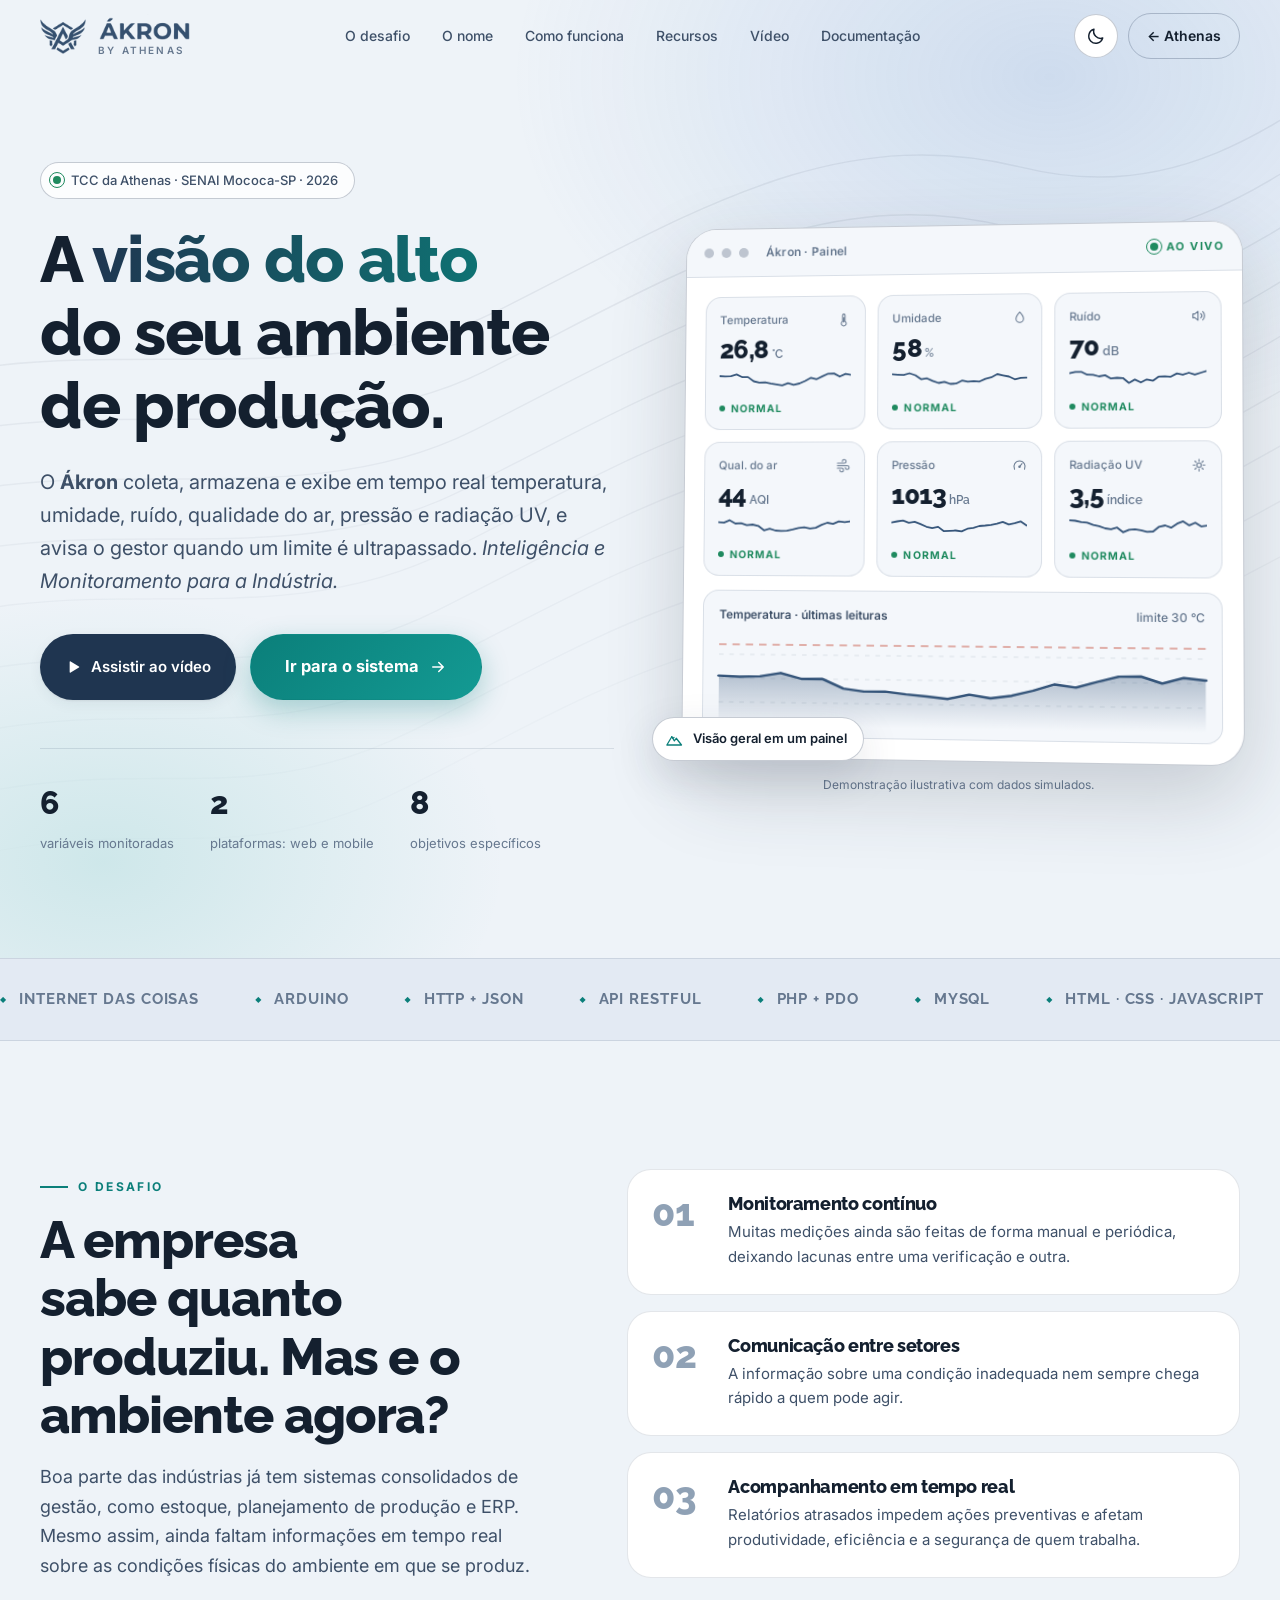
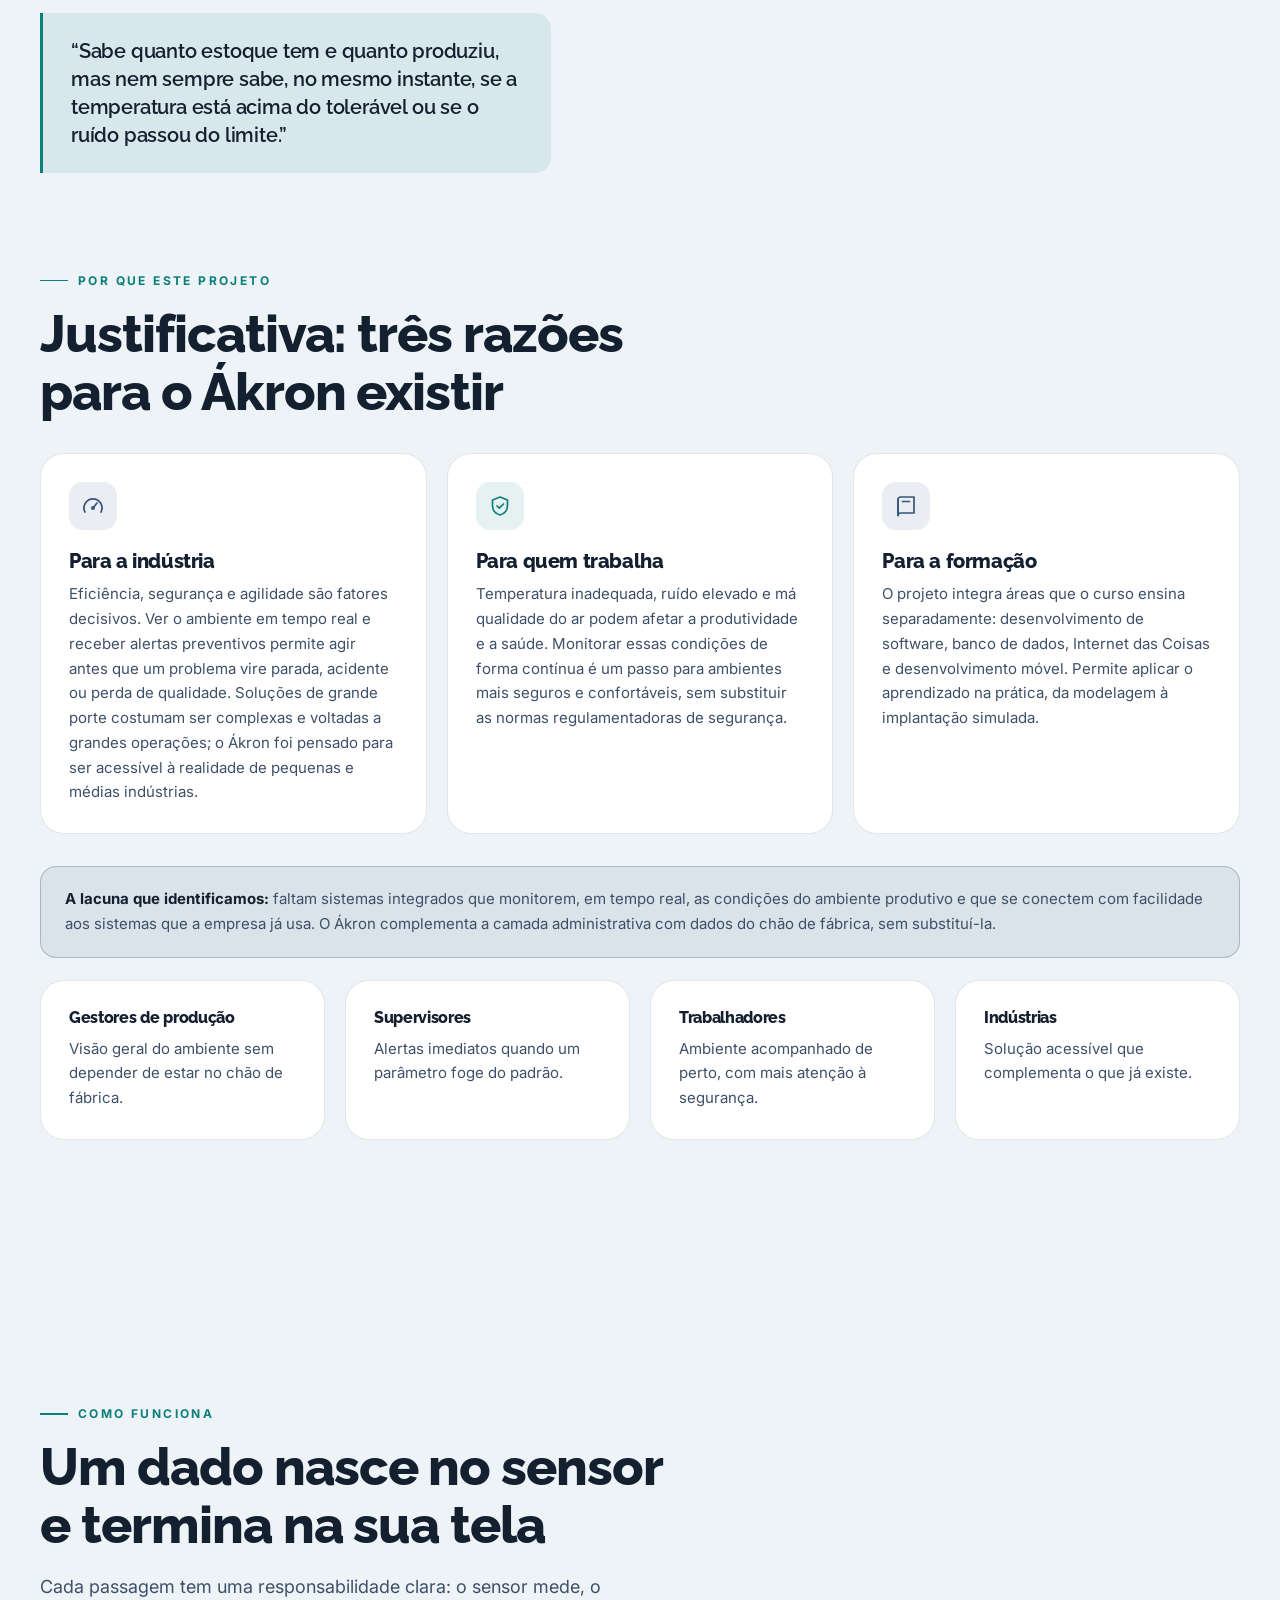
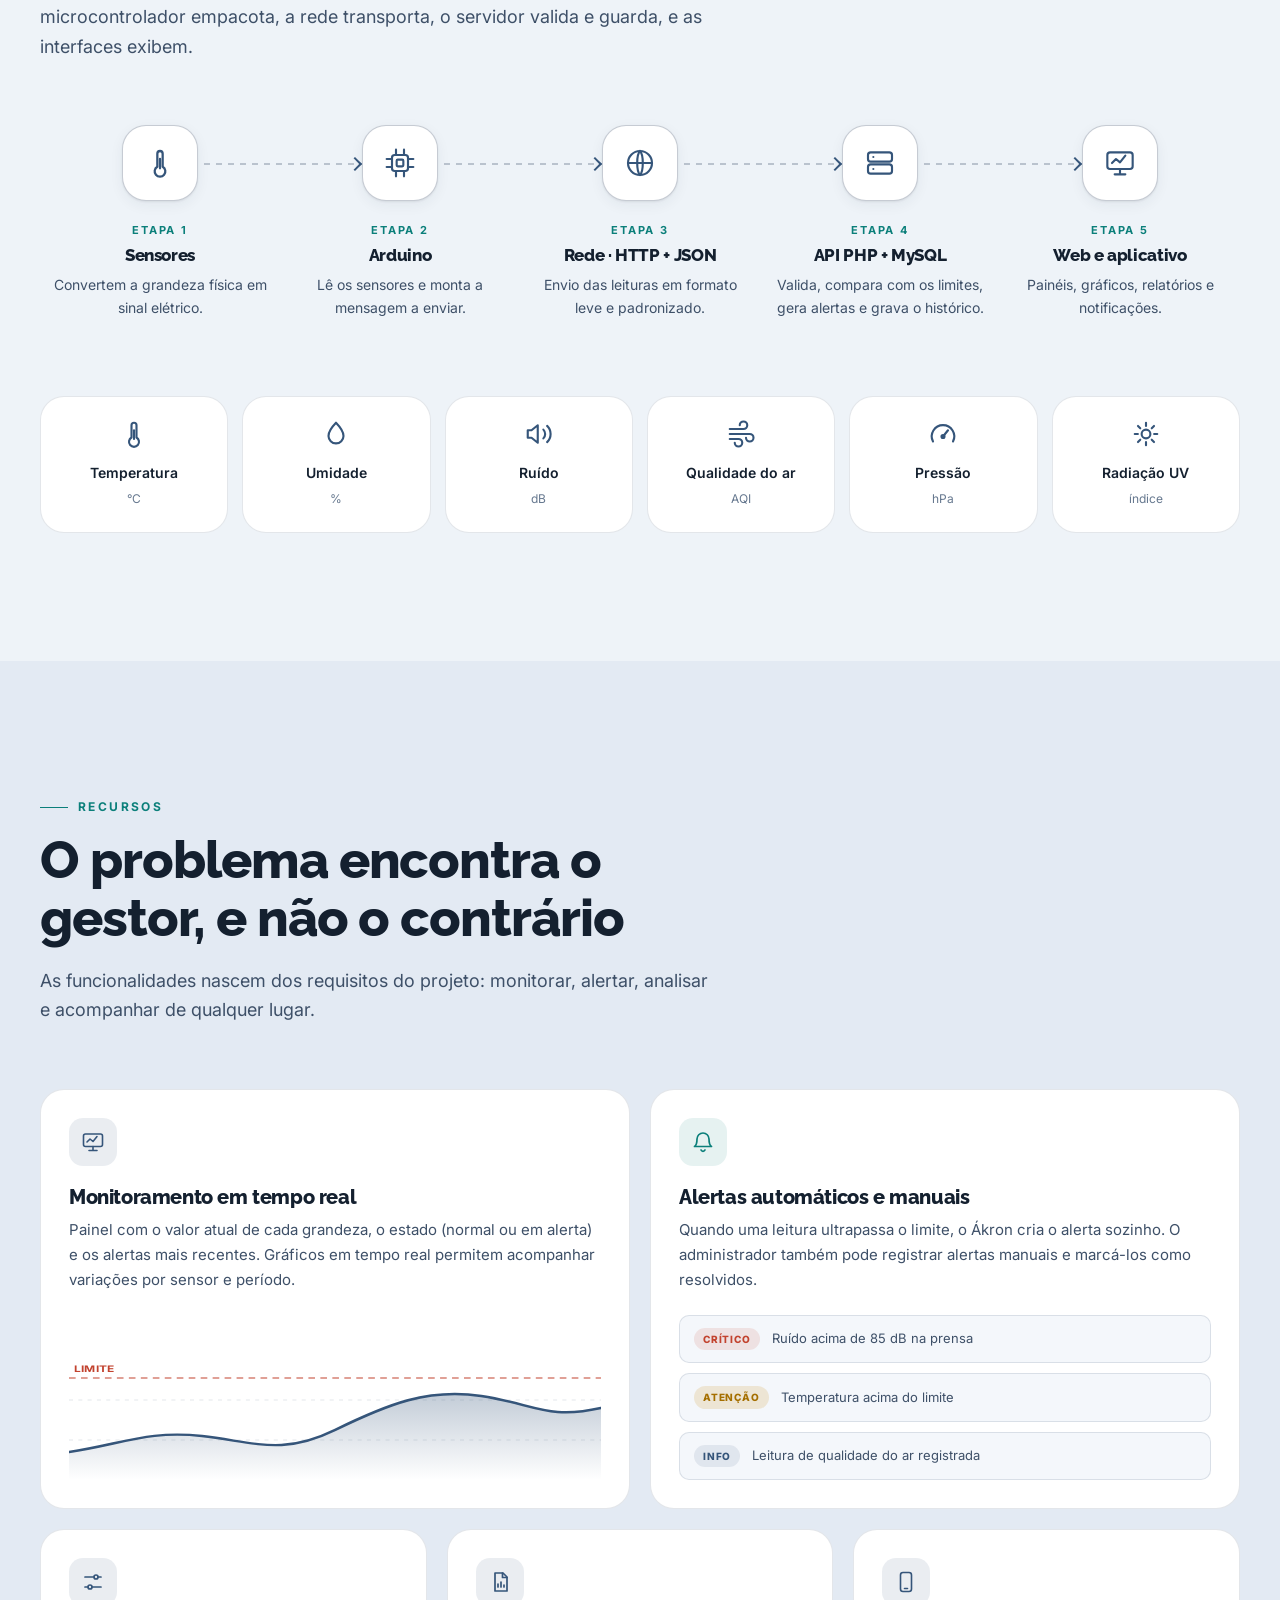
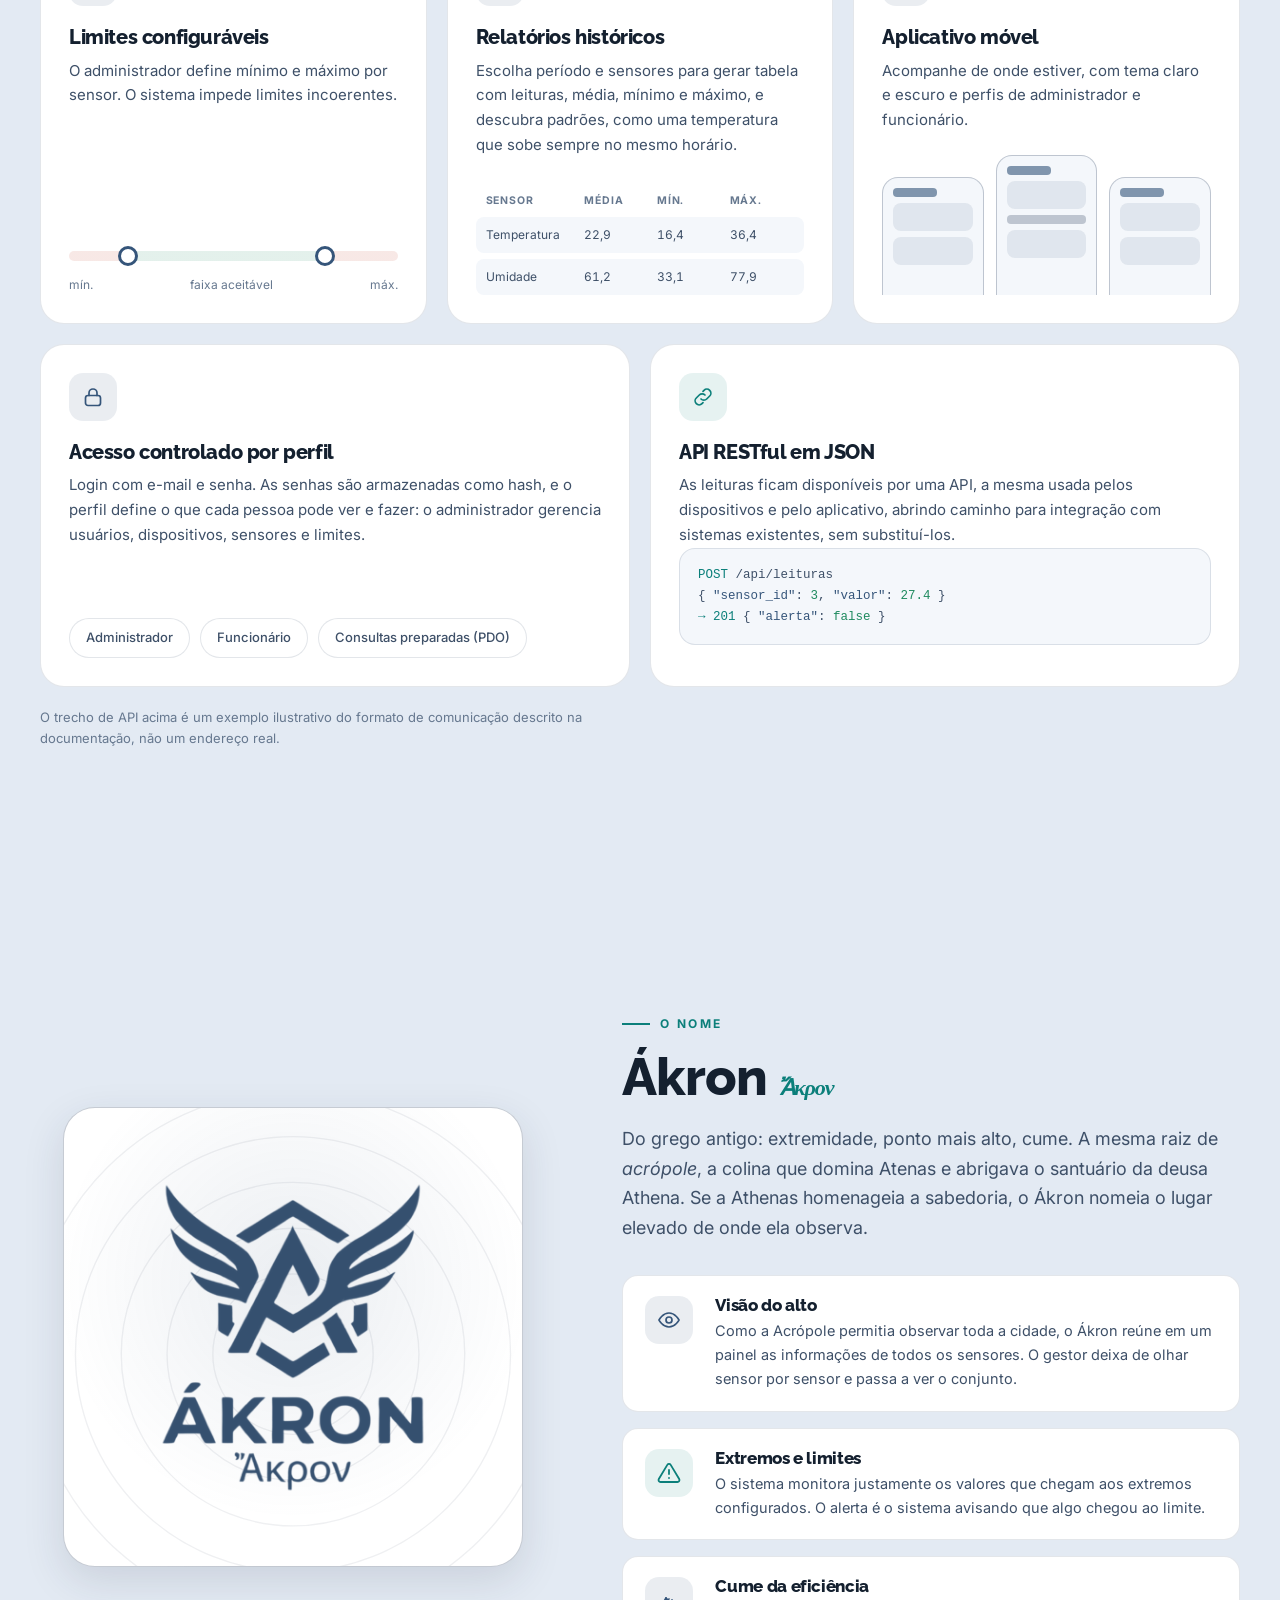
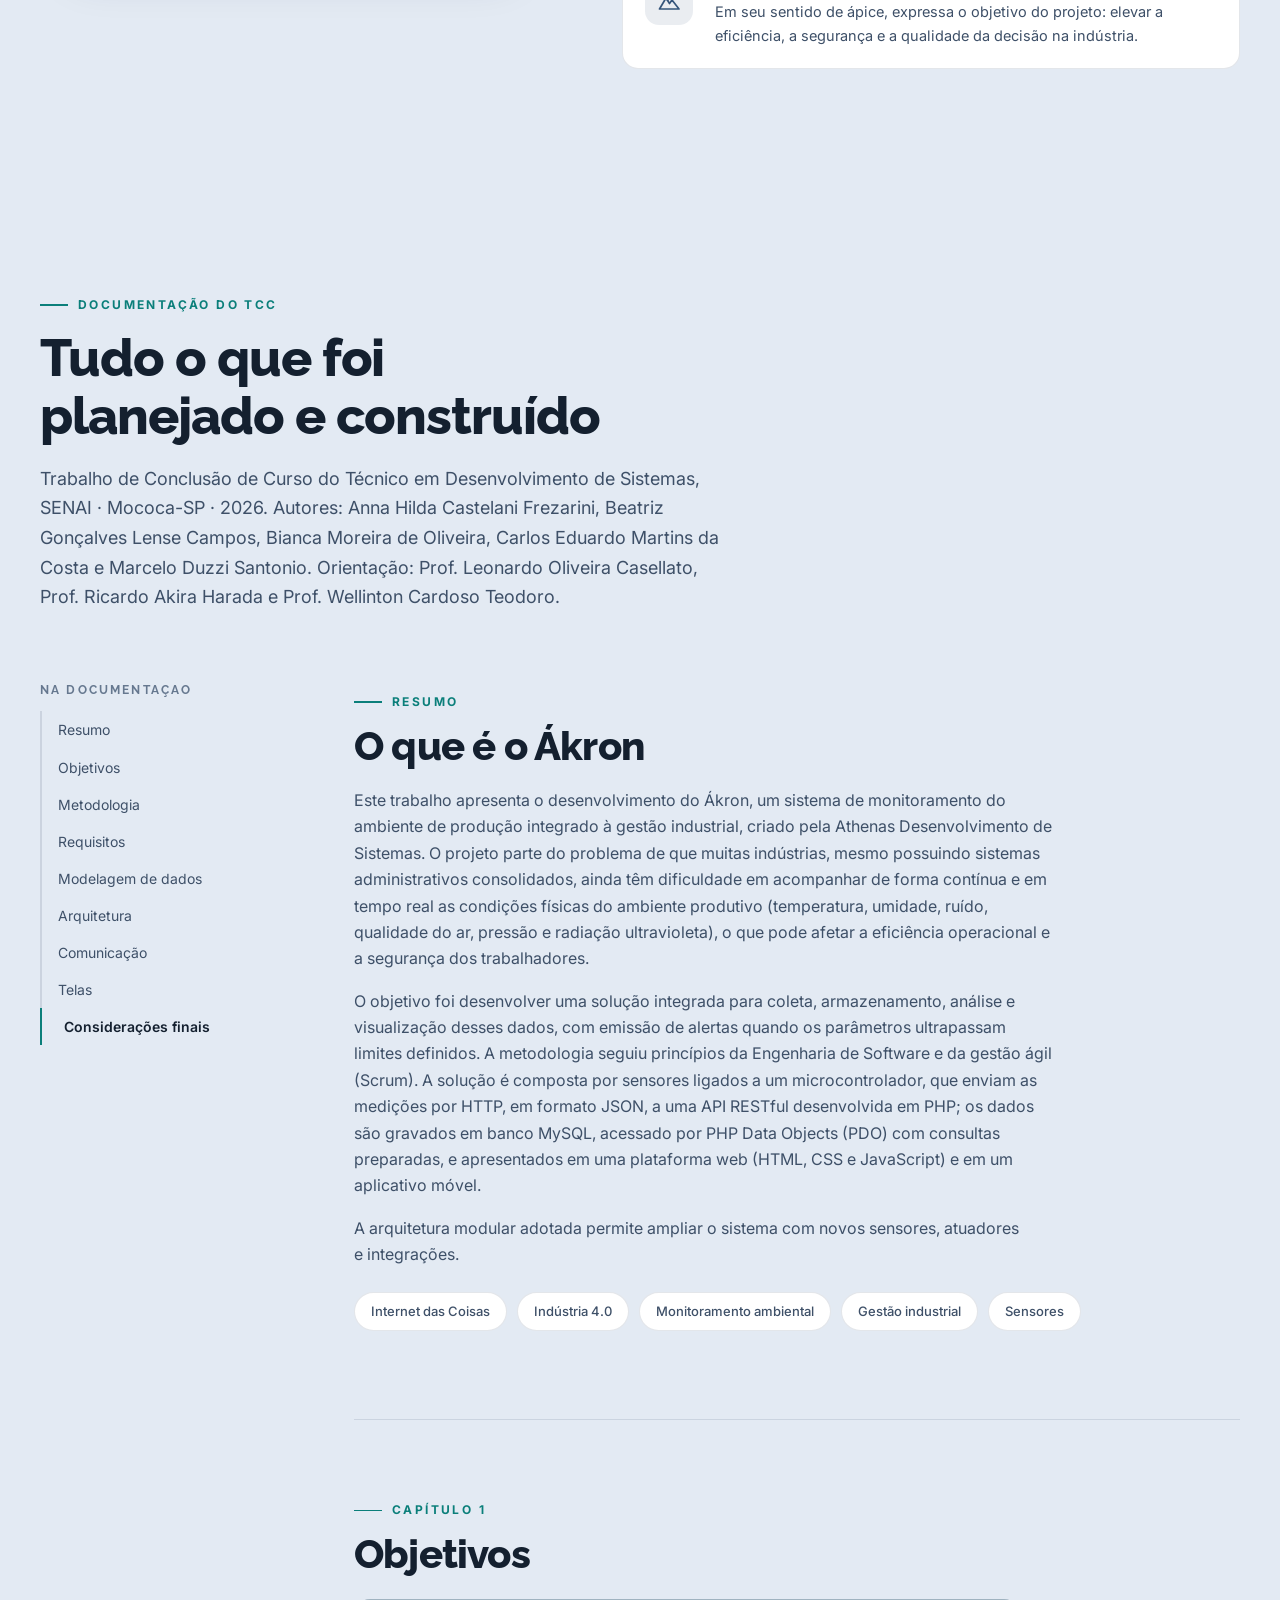
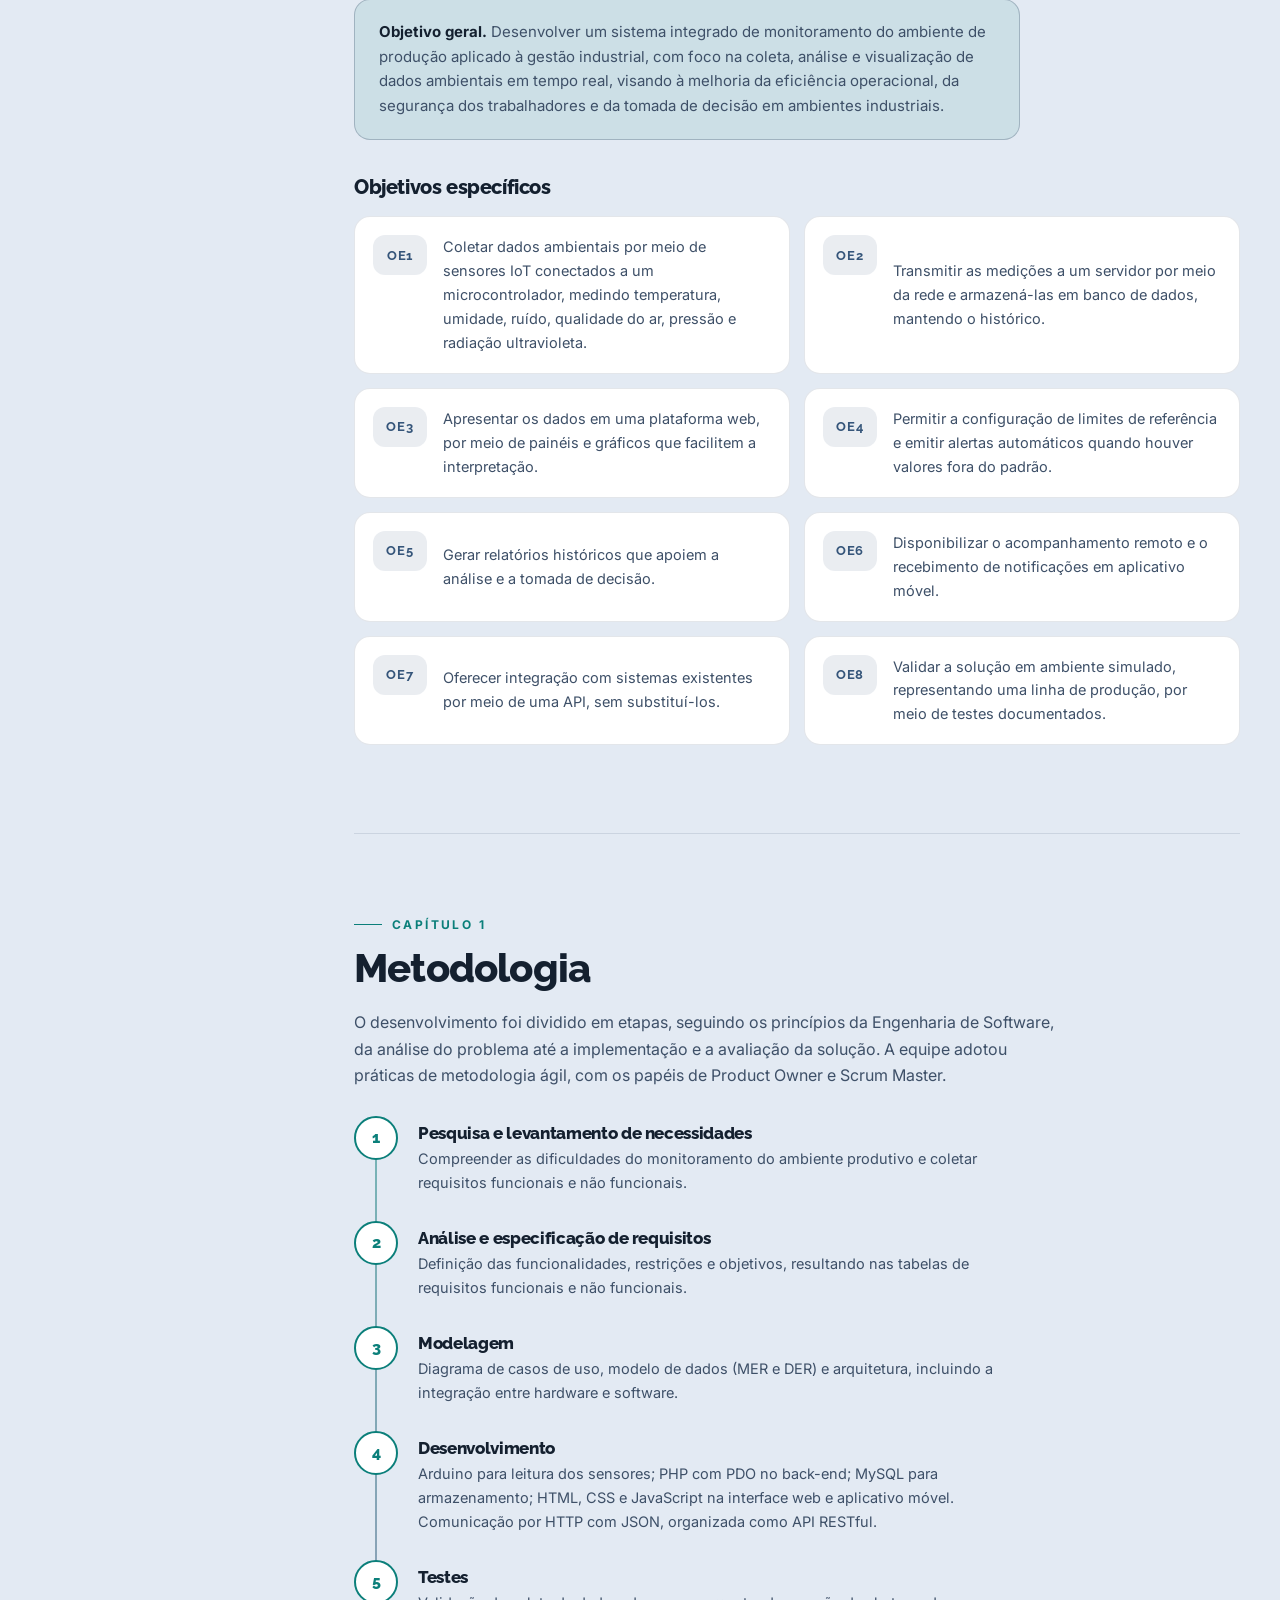
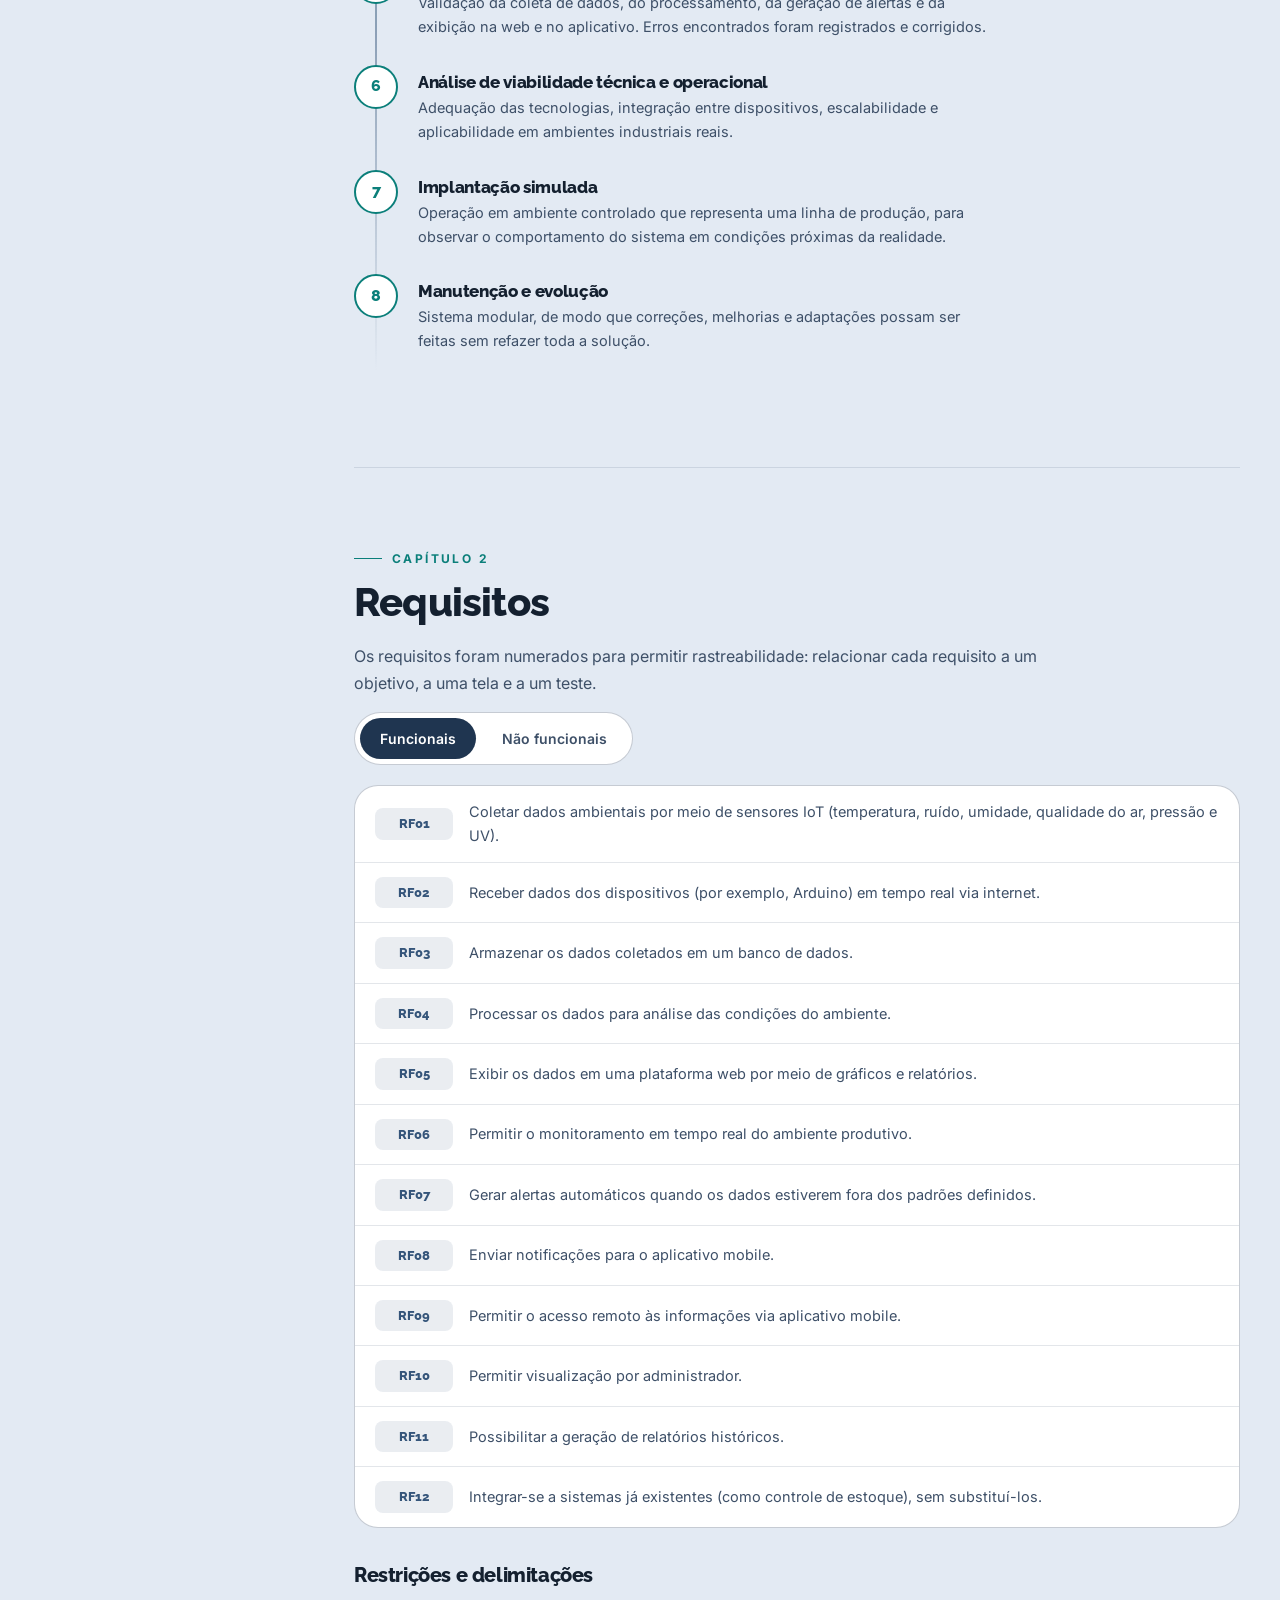
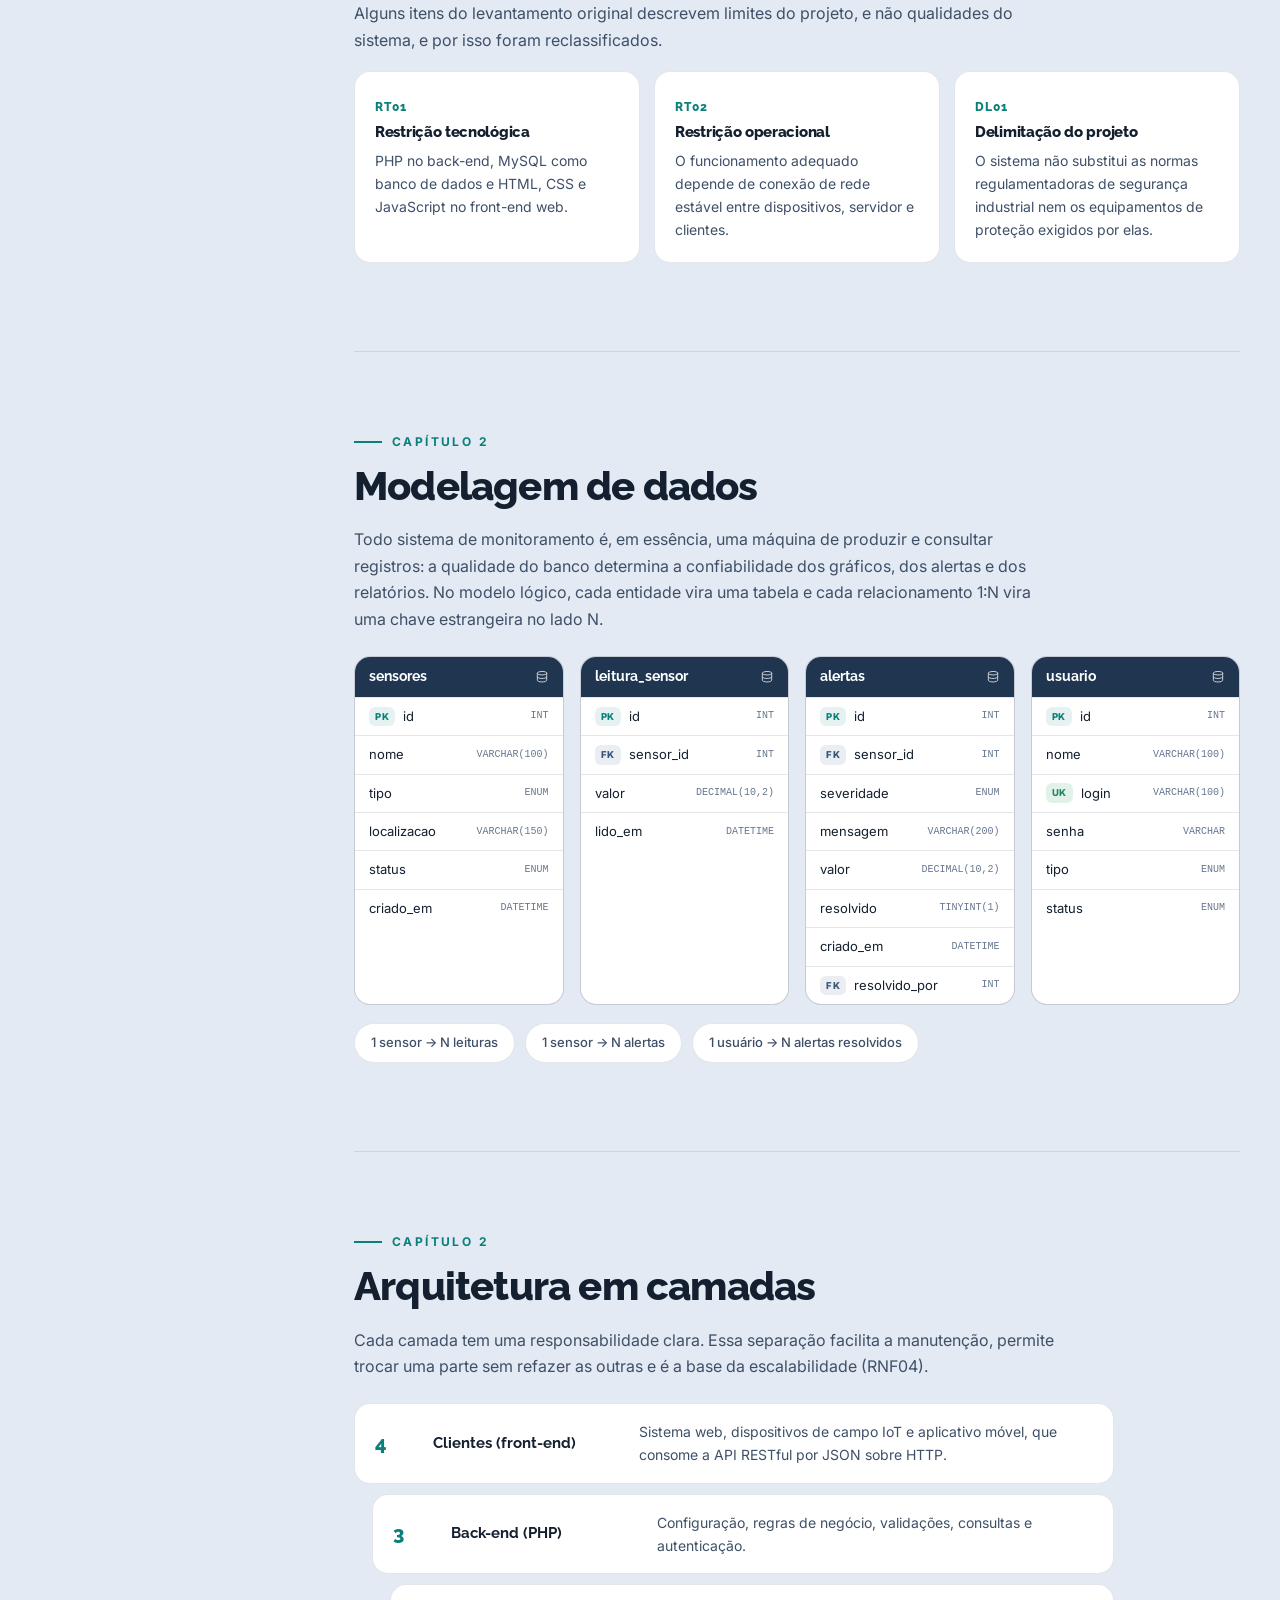
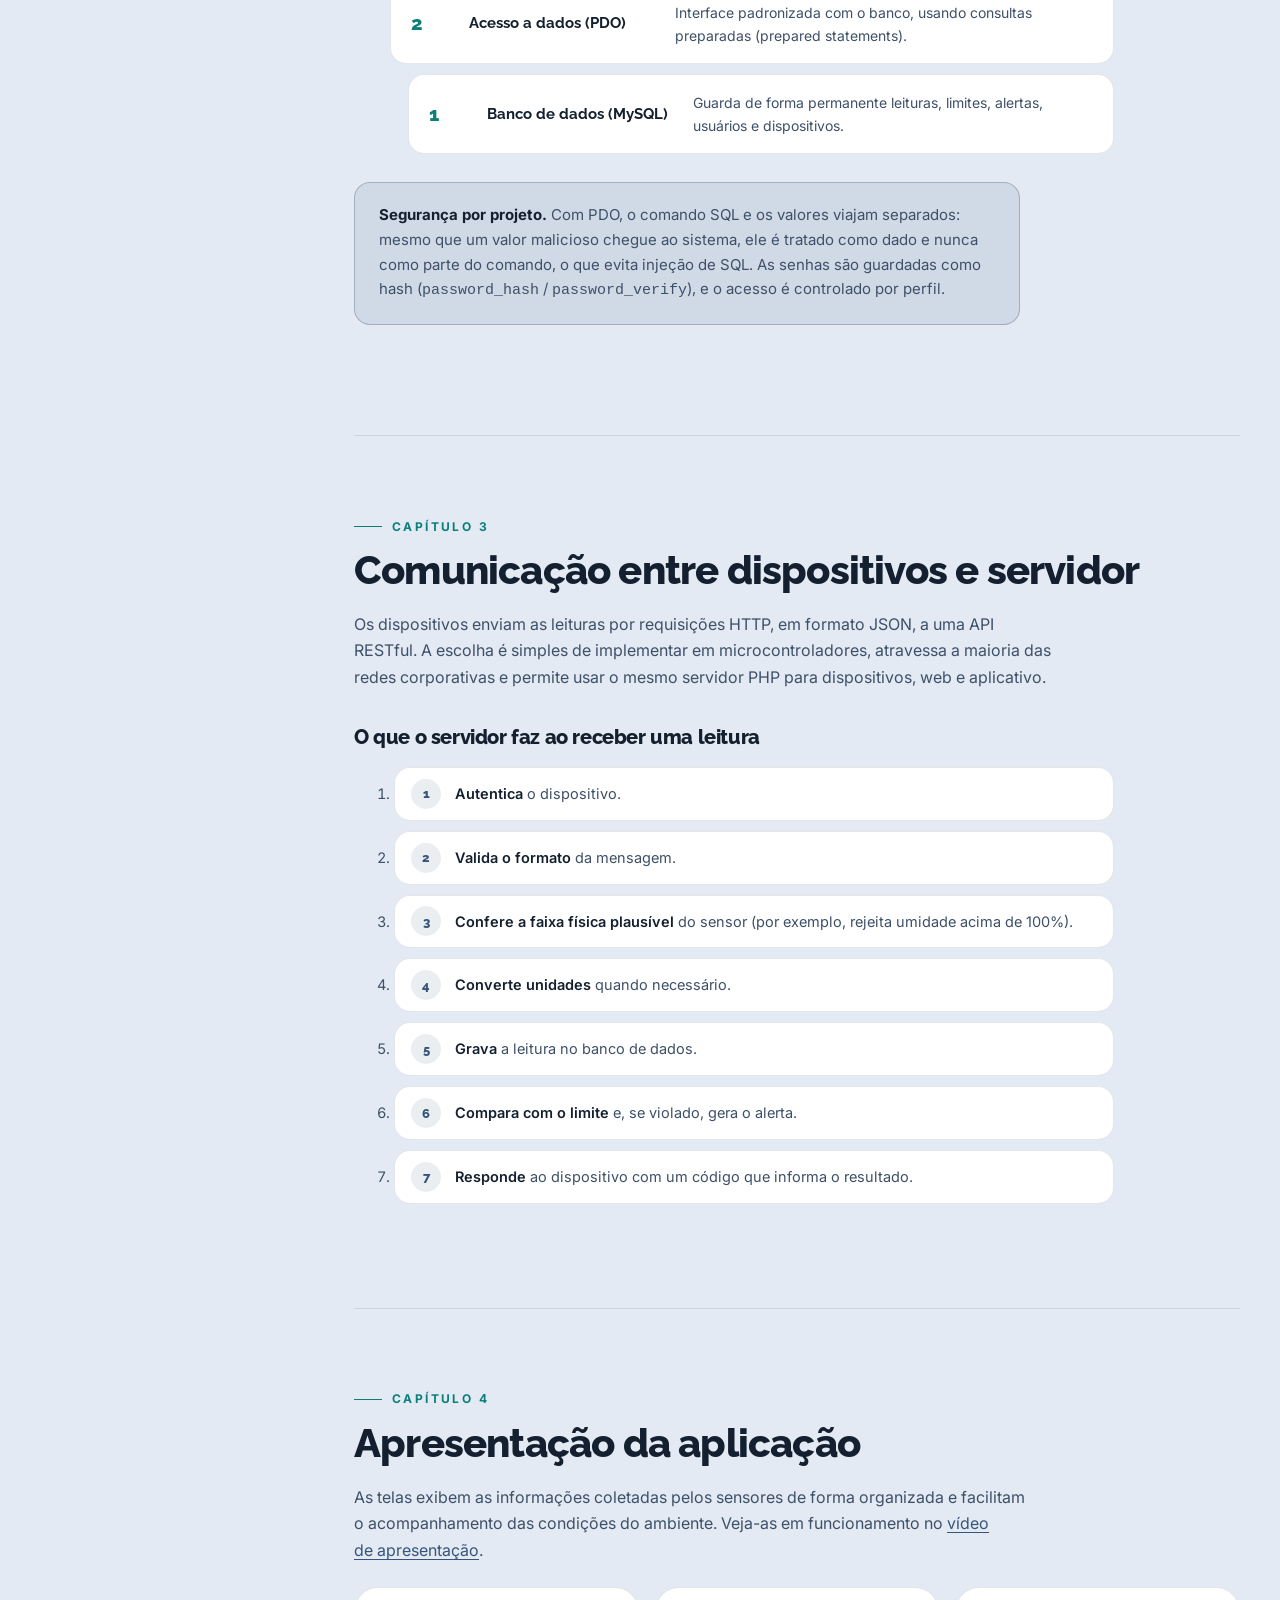
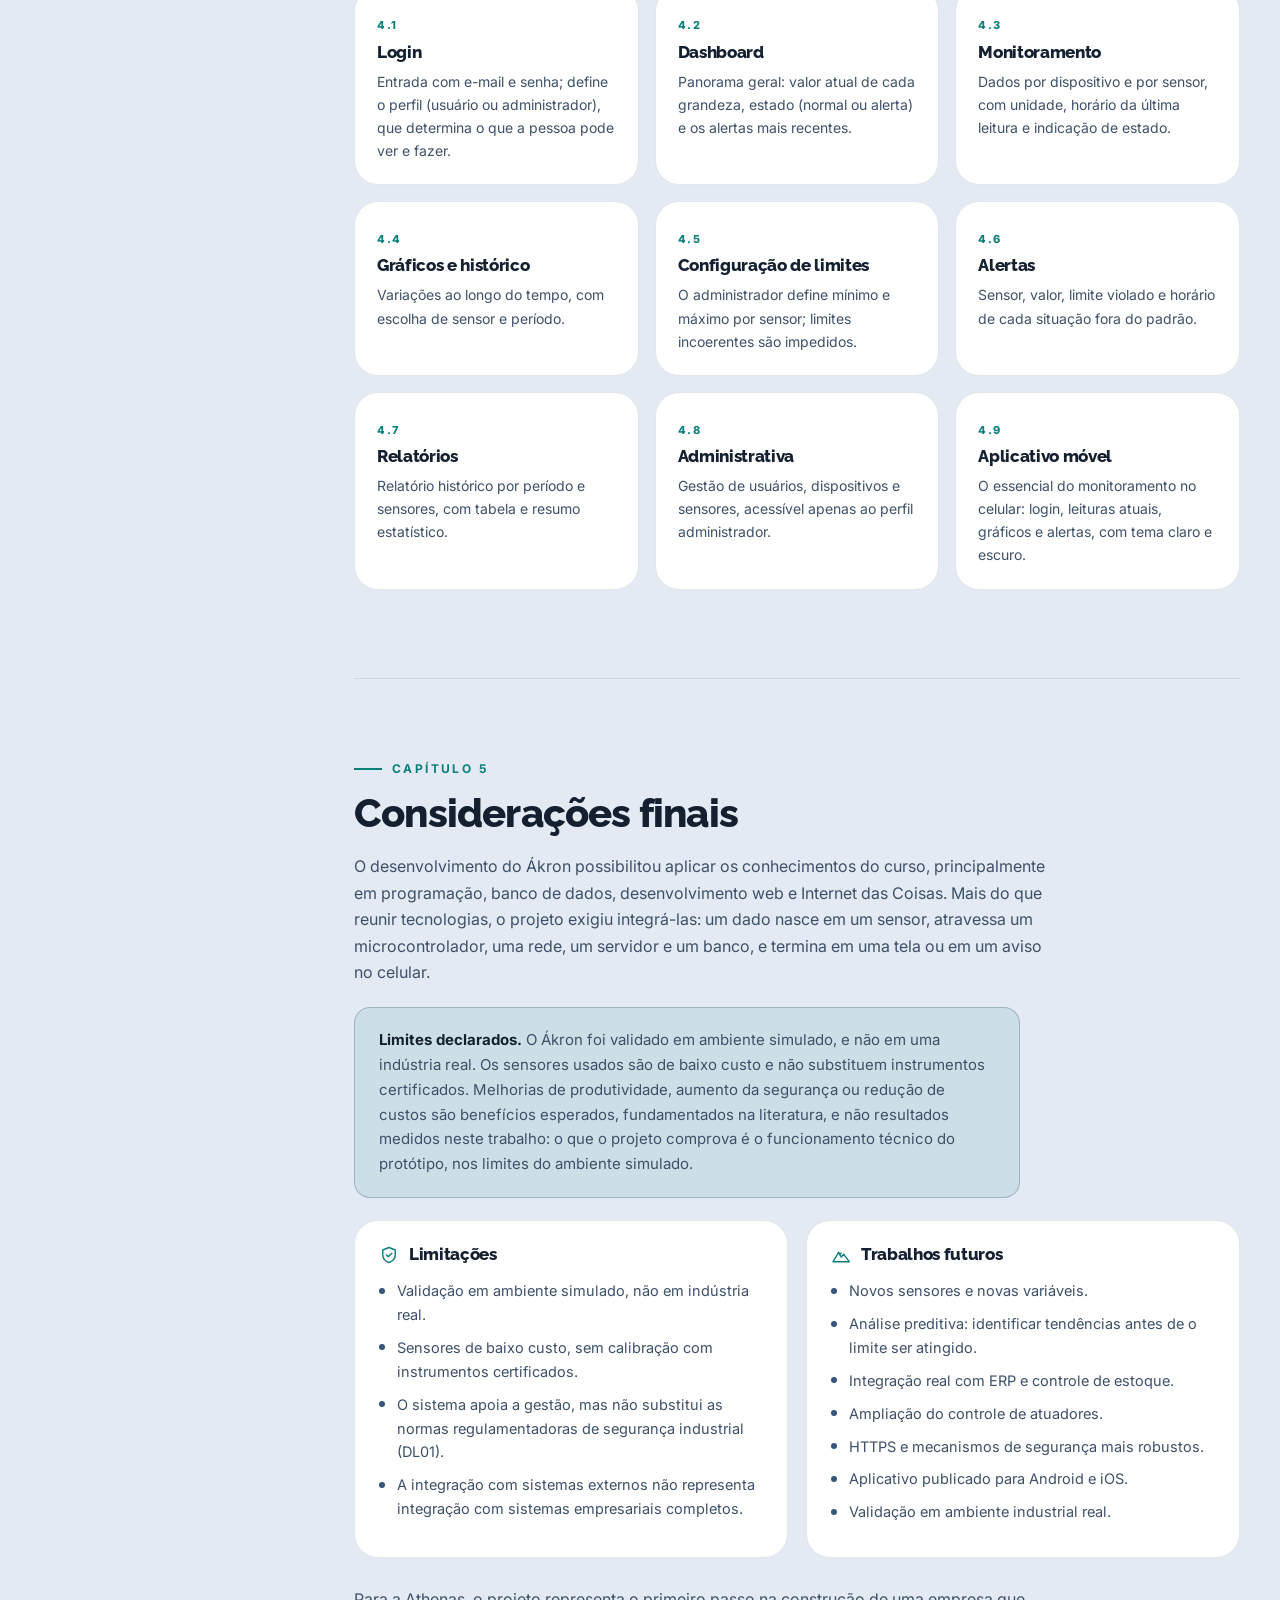
<file: apresentacao.html>
<!DOCTYPE html>
<html lang="pt-br" data-theme="dark" data-brand="akron">

<head>
    <meta charset="UTF-8">
    <meta name="viewport" content="width=device-width, initial-scale=1.0">
    <title>Ákron · Monitoramento do ambiente de produção</title>
    <meta name="description" content="Ákron: sistema de monitoramento do ambiente de produção integrado à gestão industrial. Sensores IoT, alertas automáticos, plataforma web e aplicativo móvel. TCC da Athenas Desenvolvimento de Sistemas, SENAI Mococa-SP, 2026.">
    <meta name="theme-color" content="#0b1118">
    <meta property="og:title" content="Ákron — Inteligência e Monitoramento para a Indústria">
    <meta property="og:image" content="img/icon-512-akron.png">
    <link rel="icon" type="image/png" href="img/favicon-akron.png">
    <link rel="apple-touch-icon" href="img/apple-touch-akron.png">
    <link rel="stylesheet" href="css/style.css">
    <link rel="stylesheet" href="css/projetos.css">
    <script>
        (function () {
            var d = document.documentElement, t = null;
            d.classList.add('js');
            try { t = localStorage.getItem('athenas-tema'); } catch (e) { }
            if (!t) t = (window.matchMedia && matchMedia('(prefers-color-scheme: light)').matches) ? 'light' : 'dark';
            d.setAttribute('data-theme', t === 'light' ? 'light' : 'dark');
        })();
    </script>
</head>

<body>
<!-- Ícones (sprite) -->
    <svg width="0" height="0" style="position:absolute" aria-hidden="true" focusable="false">
        <defs>
            <symbol id="i-sun" viewBox="0 0 24 24" fill="none" stroke="currentColor" stroke-width="1.8" stroke-linecap="round" stroke-linejoin="round"><circle cx="12" cy="12" r="4"/><path d="M12 2v2M12 20v2M4.9 4.9l1.4 1.4M17.7 17.7l1.4 1.4M2 12h2M20 12h2M4.9 19.1l1.4-1.4M17.7 6.3l1.4-1.4"/></symbol>
            <symbol id="i-moon" viewBox="0 0 24 24" fill="none" stroke="currentColor" stroke-width="1.8" stroke-linecap="round" stroke-linejoin="round"><path d="M20 14.5A8.5 8.5 0 0 1 9.5 4a8.5 8.5 0 1 0 10.5 10.5z"/></symbol>
            <symbol id="i-arrow" viewBox="0 0 24 24" fill="none" stroke="currentColor" stroke-width="2" stroke-linecap="round" stroke-linejoin="round"><path d="M5 12h14M13 6l6 6-6 6"/></symbol>
            <symbol id="i-up" viewBox="0 0 24 24" fill="none" stroke="currentColor" stroke-width="2" stroke-linecap="round" stroke-linejoin="round"><path d="M12 19V5M5 12l7-7 7 7"/></symbol>
            <symbol id="i-check" viewBox="0 0 24 24" fill="none" stroke="currentColor" stroke-width="3" stroke-linecap="round" stroke-linejoin="round"><path d="M20 6 9 17l-5-5"/></symbol>
            <symbol id="i-play" viewBox="0 0 24 24" fill="currentColor"><path d="M7 4.5v15a1 1 0 0 0 1.5.86l12.4-7.5a1 1 0 0 0 0-1.72L8.5 3.64A1 1 0 0 0 7 4.5z"/></symbol>
            <symbol id="i-temp" viewBox="0 0 24 24" fill="none" stroke="currentColor" stroke-width="1.7" stroke-linecap="round" stroke-linejoin="round"><path d="M14 14.8V5a2 2 0 1 0-4 0v9.8a4 4 0 1 0 4 0z"/><path d="M12 9v7"/></symbol>
            <symbol id="i-drop" viewBox="0 0 24 24" fill="none" stroke="currentColor" stroke-width="1.7" stroke-linecap="round" stroke-linejoin="round"><path d="M12 3s6 6.2 6 10.5a6 6 0 0 1-12 0C6 9.2 12 3 12 3z"/></symbol>
            <symbol id="i-noise" viewBox="0 0 24 24" fill="none" stroke="currentColor" stroke-width="1.7" stroke-linecap="round" stroke-linejoin="round"><path d="M11 5 6 9H3v6h3l5 4V5z"/><path d="M15.5 8.5a5 5 0 0 1 0 7M18.5 5.5a9 9 0 0 1 0 13"/></symbol>
            <symbol id="i-wind" viewBox="0 0 24 24" fill="none" stroke="currentColor" stroke-width="1.7" stroke-linecap="round" stroke-linejoin="round"><path d="M3 8h11a3 3 0 1 0-3-3M3 12h16a3 3 0 1 1-3 3M3 16h7a3 3 0 1 1-3 3"/></symbol>
            <symbol id="i-gauge" viewBox="0 0 24 24" fill="none" stroke="currentColor" stroke-width="1.7" stroke-linecap="round" stroke-linejoin="round"><path d="M4 18a9 9 0 1 1 16 0"/><path d="m12 14 4-5"/><circle cx="12" cy="14" r="1.2"/></symbol>
            <symbol id="i-uv" viewBox="0 0 24 24" fill="none" stroke="currentColor" stroke-width="1.7" stroke-linecap="round" stroke-linejoin="round"><circle cx="12" cy="12" r="3.5"/><path d="M12 3v2.5M12 18.5V21M3 12h2.5M18.5 12H21M5.6 5.6l1.8 1.8M16.6 16.6l1.8 1.8M5.6 18.4l1.8-1.8M16.6 7.4l1.8-1.8"/></symbol>
            <symbol id="i-cpu" viewBox="0 0 24 24" fill="none" stroke="currentColor" stroke-width="1.6" stroke-linecap="round" stroke-linejoin="round"><rect x="6" y="6" width="12" height="12" rx="2"/><rect x="9.5" y="9.5" width="5" height="5" rx=".8"/><path d="M9 2v3M15 2v3M9 19v3M15 19v3M2 9h3M2 15h3M19 9h3M19 15h3"/></symbol>
            <symbol id="i-net" viewBox="0 0 24 24" fill="none" stroke="currentColor" stroke-width="1.6" stroke-linecap="round" stroke-linejoin="round"><circle cx="12" cy="12" r="9"/><path d="M3 12h18M12 3c2.8 3 2.8 15 0 18M12 3c-2.8 3-2.8 15 0 18"/></symbol>
            <symbol id="i-server" viewBox="0 0 24 24" fill="none" stroke="currentColor" stroke-width="1.6" stroke-linecap="round" stroke-linejoin="round"><rect x="3" y="4" width="18" height="7" rx="2"/><rect x="3" y="13" width="18" height="7" rx="2"/><path d="M7 7.5h.01M7 16.5h.01"/></symbol>
            <symbol id="i-db" viewBox="0 0 24 24" fill="none" stroke="currentColor" stroke-width="1.6" stroke-linecap="round" stroke-linejoin="round"><ellipse cx="12" cy="5.5" rx="8" ry="3"/><path d="M4 5.5v6c0 1.7 3.6 3 8 3s8-1.3 8-3v-6M4 11.5v6c0 1.7 3.6 3 8 3s8-1.3 8-3v-6"/></symbol>
            <symbol id="i-monitor" viewBox="0 0 24 24" fill="none" stroke="currentColor" stroke-width="1.6" stroke-linecap="round" stroke-linejoin="round"><rect x="2.5" y="4" width="19" height="12.5" rx="2"/><path d="M8 20.5h8M12 16.5v4M6 12l3-3 3 2.5 4-5"/></symbol>
            <symbol id="i-phone" viewBox="0 0 24 24" fill="none" stroke="currentColor" stroke-width="1.6" stroke-linecap="round" stroke-linejoin="round"><rect x="6.5" y="2.5" width="11" height="19" rx="2.5"/><path d="M10.5 18.5h3"/></symbol>
            <symbol id="i-bell" viewBox="0 0 24 24" fill="none" stroke="currentColor" stroke-width="1.7" stroke-linecap="round" stroke-linejoin="round"><path d="M6 9a6 6 0 1 1 12 0c0 6 2.5 7.5 2.5 7.5h-17S6 15 6 9z"/><path d="M10 20a2.2 2.2 0 0 0 4 0"/></symbol>
            <symbol id="i-sliders" viewBox="0 0 24 24" fill="none" stroke="currentColor" stroke-width="1.7" stroke-linecap="round" stroke-linejoin="round"><path d="M4 7h9M17 7h3M4 17h3M11 17h9"/><circle cx="15" cy="7" r="2"/><circle cx="9" cy="17" r="2"/></symbol>
            <symbol id="i-report" viewBox="0 0 24 24" fill="none" stroke="currentColor" stroke-width="1.7" stroke-linecap="round" stroke-linejoin="round"><path d="M7 3h8l4 4v14H7z"/><path d="M14.5 3v4.5H19M10 17v-3M13 17v-5M16 17v-2"/></symbol>
            <symbol id="i-shield" viewBox="0 0 24 24" fill="none" stroke="currentColor" stroke-width="1.7" stroke-linecap="round" stroke-linejoin="round"><path d="M12 3 4.5 6v5.5c0 4.7 3.1 8.2 7.5 9.5 4.4-1.3 7.5-4.8 7.5-9.5V6L12 3z"/><path d="m9 12 2.2 2.2L15.5 10"/></symbol>
            <symbol id="i-code" viewBox="0 0 24 24" fill="none" stroke="currentColor" stroke-width="1.7" stroke-linecap="round" stroke-linejoin="round"><path d="m8 7-5 5 5 5M16 7l5 5-5 5M14 4l-4 16"/></symbol>
            <symbol id="i-eye" viewBox="0 0 24 24" fill="none" stroke="currentColor" stroke-width="1.7" stroke-linecap="round" stroke-linejoin="round"><path d="M2 12s3.6-7 10-7 10 7 10 7-3.6 7-10 7S2 12 2 12z"/><circle cx="12" cy="12" r="3"/></symbol>
            <symbol id="i-peak" viewBox="0 0 24 24" fill="none" stroke="currentColor" stroke-width="1.7" stroke-linecap="round" stroke-linejoin="round"><path d="m2.5 20 6.5-11 3.5 5.5 2.5-3.5 7 9z"/><path d="m9 9 1.7 2.2 1.3-1.2"/></symbol>
            <symbol id="i-alert" viewBox="0 0 24 24" fill="none" stroke="currentColor" stroke-width="1.8" stroke-linecap="round" stroke-linejoin="round"><path d="M10.3 3.9 1.8 18a2 2 0 0 0 1.7 3h17a2 2 0 0 0 1.7-3L13.7 3.9a2 2 0 0 0-3.4 0z"/><path d="M12 9v4M12 17h.01"/></symbol>
            <symbol id="i-users" viewBox="0 0 24 24" fill="none" stroke="currentColor" stroke-width="1.7" stroke-linecap="round" stroke-linejoin="round"><circle cx="9" cy="8" r="3.5"/><path d="M2.5 20c.6-3.6 3.2-5.5 6.5-5.5s5.9 1.9 6.5 5.5M16 4.8a3.5 3.5 0 0 1 0 6.4M18 14.8c2 .7 3.2 2.4 3.5 5.2"/></symbol>
            <symbol id="i-link" viewBox="0 0 24 24" fill="none" stroke="currentColor" stroke-width="1.7" stroke-linecap="round" stroke-linejoin="round"><path d="M10 14a4 4 0 0 0 5.7 0l3-3a4 4 0 0 0-5.7-5.7l-1 1M14 10a4 4 0 0 0-5.7 0l-3 3A4 4 0 0 0 11 18.7l1-1"/></symbol>
            <symbol id="i-lock" viewBox="0 0 24 24" fill="none" stroke="currentColor" stroke-width="1.7" stroke-linecap="round" stroke-linejoin="round"><rect x="4.5" y="10.5" width="15" height="10" rx="2.5"/><path d="M8 10.5V8a4 4 0 0 1 8 0v2.5"/></symbol>
            <symbol id="i-mail" viewBox="0 0 24 24" fill="none" stroke="currentColor" stroke-width="1.7" stroke-linecap="round" stroke-linejoin="round"><rect x="3" y="5" width="18" height="14" rx="2.5"/><path d="m4 7.5 8 6 8-6"/></symbol>
            <symbol id="i-pin" viewBox="0 0 24 24" fill="none" stroke="currentColor" stroke-width="1.7" stroke-linecap="round" stroke-linejoin="round"><path d="M12 21s-7-6.2-7-11.2a7 7 0 0 1 14 0C19 14.8 12 21 12 21z"/><circle cx="12" cy="9.8" r="2.4"/></symbol>
            <symbol id="i-book" viewBox="0 0 24 24" fill="none" stroke="currentColor" stroke-width="1.7" stroke-linecap="round" stroke-linejoin="round"><path d="M4 5.5A2.5 2.5 0 0 1 6.5 3H20v16H6.5A2.5 2.5 0 0 0 4 21.5z"/><path d="M4 5.5v16M8.5 7.5h7"/></symbol>
            <symbol id="i-gh" viewBox="0 0 24 24" fill="currentColor"><path d="M12 .5a11.5 11.5 0 0 0-3.64 22.41c.58.1.79-.25.79-.56v-2c-3.2.7-3.88-1.37-3.88-1.37-.52-1.33-1.28-1.69-1.28-1.69-1.04-.71.08-.7.08-.7 1.15.08 1.76 1.18 1.76 1.18 1.03 1.76 2.7 1.25 3.36.95.1-.74.4-1.25.73-1.54-2.55-.29-5.24-1.28-5.24-5.69 0-1.26.45-2.28 1.18-3.09-.12-.29-.51-1.46.11-3.05 0 0 .97-.31 3.17 1.18a11 11 0 0 1 5.78 0c2.2-1.49 3.17-1.18 3.17-1.18.62 1.59.23 2.76.11 3.05.74.81 1.18 1.83 1.18 3.09 0 4.42-2.7 5.4-5.26 5.68.41.36.78 1.06.78 2.14v3.17c0 .31.21.67.8.56A11.5 11.5 0 0 0 12 .5z"/></symbol>
        </defs>
    </svg>

    <div class="progress" id="progress"></div>

    <header class="site-header" id="header">
        <div class="container header-inner">
            <a href="#inicio" class="brand" aria-label="Ákron — início">
                <span class="logo-mask logo-symbol" role="img" aria-label="Símbolo do Ákron"></span>
                <span>
                    <span class="logo-mask logo-wordmark" role="img" aria-label="Ákron"></span>
                    <span class="brand-by">by Athenas</span>
                </span>
            </a>
            <nav class="nav" id="nav" aria-label="Principal">
                <ul>
                    <li><a href="#problema">O desafio</a></li>
                    <li><a href="#nome">O nome</a></li>
                    <li><a href="#como-funciona">Como funciona</a></li>
                    <li><a href="#recursos">Recursos</a></li>
                    <li><a href="index.html#video">Vídeo</a></li>
                    <li><a href="#documentacao">Documentação</a></li>
                </ul>
            </nav>
            <div class="header-actions">
                <button class="theme-toggle" id="themeToggle" type="button" aria-label="Alternar entre tema claro e escuro">
                    <svg class="i-sun"><use href="#i-sun" /></svg>
                    <svg class="i-moon"><use href="#i-moon" /></svg>
                </button>
                <a href="index.html" class="btn btn-ghost btn-sm">← Athenas</a>
                <button class="menu-toggle" id="menuToggle" type="button" aria-expanded="false" aria-controls="nav" aria-label="Abrir menu">
                    <span></span><span></span><span></span>
                </button>
            </div>
        </div>
    </header>

    <main>
        <!-- ===================== HERO ===================== -->
        <section class="hero atmos" id="inicio">
            <div class="contours" aria-hidden="true">
                <svg viewBox="0 0 1200 800" preserveAspectRatio="xMidYMid slice">
                    <path d="M-50 640C150 560 260 640 420 560S700 400 860 440 1120 360 1280 300"/>
                    <path d="M-50 590C130 510 270 590 430 510S710 350 870 390 1130 310 1280 250"/>
                    <path d="M-50 540C120 460 280 540 440 460S720 300 880 340 1140 260 1280 200"/>
                    <path d="M-50 490C110 410 290 490 450 410S730 250 890 290 1150 210 1280 150"/>
                    <path d="M-50 440C100 360 300 440 460 360S740 200 900 240 1160 160 1280 100"/>
                    <path d="M-50 390C90 310 310 390 470 310S750 150 910 190 1170 110 1280 50"/>
                    <path d="M-50 340C80 260 320 340 480 260S760 100 920 140 1180 60 1280 0"/>
                    <path d="M-50 690C170 610 250 690 410 610S690 450 850 490 1110 410 1280 350"/>
                    <path d="M-50 740C190 660 240 740 400 660S680 500 840 540 1100 460 1280 400"/>
                </svg>
            </div>

            <div class="container hero-grid">
                <div>
                    <span class="pill reveal"><span class="dot"></span> TCC da Athenas · SENAI Mococa-SP · 2026</span>
                    <h1 class="reveal" style="--d:.08s">A <em>visão do alto</em> do seu ambiente de produção.</h1>
                    <p class="hero-lead reveal" style="--d:.16s">O <strong>Ákron</strong> coleta, armazena e exibe em tempo real temperatura, umidade, ruído, qualidade do ar, pressão e radiação UV, e avisa o gestor quando um limite é ultrapassado. <em>Inteligência e Monitoramento para a Indústria.</em></p>
                    <div class="hero-actions reveal" style="--d:.24s">
                        <a href="index.html#video" class="btn btn-primary">
                            <svg style="width:16px;height:16px"><use href="#i-play" /></svg> Assistir ao vídeo
                        </a>
                        <a href="akron/" class="btn btn-access">Ir para o sistema <svg class="arrow"><use href="#i-arrow" /></svg></a>
                    </div>
                    <div class="hero-facts reveal" style="--d:.32s">
                        <div><strong><span data-count="6">0</span></strong><span>variáveis monitoradas</span></div>
                        <div><strong><span data-count="2">0</span></strong><span>plataformas: web e mobile</span></div>
                        <div><strong><span data-count="8">0</span></strong><span>objetivos específicos</span></div>
                    </div>
                </div>

                <div class="demo-wrap reveal" style="--d:.2s">
                    <div class="float-chip"><svg><use href="#i-peak" /></svg> Visão geral em um painel</div>
                    <div class="demo" aria-label="Demonstração ilustrativa do painel do Ákron">
                        <div class="demo-bar">
                            <i></i><i></i><i></i>
                            <b>Ákron · Painel</b>
                            <span class="live"><span class="dot"></span> AO VIVO</span>
                        </div>
                        <div class="demo-body">
                            <div class="demo-tiles" id="tiles">
                                <div class="tile" data-k="temp" data-base="26" data-var="1.4" data-lim="30" data-dec="1">
                                    <div class="tile-top">Temperatura <svg><use href="#i-temp" /></svg></div>
                                    <div class="tile-val"><span>26,0</span><small>°C</small></div>
                                    <svg class="spark" viewBox="0 0 100 26" preserveAspectRatio="none"><path d=""/></svg>
                                    <div class="tile-state">Normal</div>
                                </div>
                                <div class="tile" data-k="umid" data-base="58" data-var="2.5" data-lim="80" data-dec="0">
                                    <div class="tile-top">Umidade <svg><use href="#i-drop" /></svg></div>
                                    <div class="tile-val"><span>58</span><small>%</small></div>
                                    <svg class="spark" viewBox="0 0 100 26" preserveAspectRatio="none"><path d=""/></svg>
                                    <div class="tile-state">Normal</div>
                                </div>
                                <div class="tile" data-k="ruido" data-base="68" data-var="3" data-lim="85" data-dec="0">
                                    <div class="tile-top">Ruído <svg><use href="#i-noise" /></svg></div>
                                    <div class="tile-val"><span>68</span><small>dB</small></div>
                                    <svg class="spark" viewBox="0 0 100 26" preserveAspectRatio="none"><path d=""/></svg>
                                    <div class="tile-state">Normal</div>
                                </div>
                                <div class="tile" data-k="ar" data-base="42" data-var="3" data-lim="100" data-dec="0">
                                    <div class="tile-top">Qual. do ar <svg><use href="#i-wind" /></svg></div>
                                    <div class="tile-val"><span>42</span><small>AQI</small></div>
                                    <svg class="spark" viewBox="0 0 100 26" preserveAspectRatio="none"><path d=""/></svg>
                                    <div class="tile-state">Normal</div>
                                </div>
                                <div class="tile" data-k="pres" data-base="1013" data-var="1.2" data-lim="1030" data-dec="0">
                                    <div class="tile-top">Pressão <svg><use href="#i-gauge" /></svg></div>
                                    <div class="tile-val"><span>1013</span><small>hPa</small></div>
                                    <svg class="spark" viewBox="0 0 100 26" preserveAspectRatio="none"><path d=""/></svg>
                                    <div class="tile-state">Normal</div>
                                </div>
                                <div class="tile" data-k="uv" data-base="3.4" data-var=".5" data-lim="8" data-dec="1">
                                    <div class="tile-top">Radiação UV <svg><use href="#i-uv" /></svg></div>
                                    <div class="tile-val"><span>3,4</span><small>índice</small></div>
                                    <svg class="spark" viewBox="0 0 100 26" preserveAspectRatio="none"><path d=""/></svg>
                                    <div class="tile-state">Normal</div>
                                </div>
                            </div>
                            <div class="demo-chart">
                                <header>Temperatura · últimas leituras <span>limite 30 °C</span></header>
                                <svg class="chart-svg" id="chart" viewBox="0 0 320 96" preserveAspectRatio="none">
                                    <defs>
                                        <linearGradient id="gArea" x1="0" y1="0" x2="0" y2="1">
                                            <stop offset="0" stop-color="var(--brand)" stop-opacity=".35" />
                                            <stop offset="1" stop-color="var(--brand)" stop-opacity="0" />
                                        </linearGradient>
                                    </defs>
                                    <line class="grid-l" x1="0" y1="24" x2="320" y2="24" />
                                    <line class="grid-l" x1="0" y1="48" x2="320" y2="48" />
                                    <line class="grid-l" x1="0" y1="72" x2="320" y2="72" />
                                    <line class="limit" x1="0" y1="14" x2="320" y2="14" />
                                    <path class="area" d="" />
                                    <path class="line" d="" />
                                </svg>
                            </div>
                        </div>
                    </div>
                    <div class="toast" id="toast" role="status" aria-live="polite">
                        <svg><use href="#i-alert" /></svg>
                        <div><strong>Alerta automático</strong><span>Temperatura acima do limite configurado (30 °C).</span></div>
                    </div>
                    <p class="demo-note">Demonstração ilustrativa com dados simulados.</p>
                </div>
            </div>
        </section>

        <!-- ===================== FAIXA ===================== -->
        <div class="strip" aria-label="Tecnologias do projeto">
            <div class="strip-track">
                <span>Internet das Coisas</span><span>Arduino</span><span>HTTP + JSON</span><span>API RESTful</span><span>PHP + PDO</span><span>MySQL</span><span>HTML · CSS · JavaScript</span><span>Aplicativo móvel</span><span>Indústria 4.0</span><span>Scrum</span>
                <span>Internet das Coisas</span><span>Arduino</span><span>HTTP + JSON</span><span>API RESTful</span><span>PHP + PDO</span><span>MySQL</span><span>HTML · CSS · JavaScript</span><span>Aplicativo móvel</span><span>Indústria 4.0</span><span>Scrum</span>
            </div>
        </div>

        <!-- ===================== PROBLEMA E JUSTIFICATIVA ===================== -->
        <section id="problema">
            <div class="container">
                <div class="problem-grid">
                    <div class="reveal">
                        <span class="eyebrow">O desafio</span>
                        <h2 class="section-title">A empresa sabe quanto produziu. Mas e o ambiente agora?</h2>
                        <p class="section-lead">Boa parte das indústrias já tem sistemas consolidados de gestão, como estoque, planejamento de produção e ERP. Mesmo assim, ainda faltam informações em tempo real sobre as condições físicas do ambiente em que se produz.</p>
                        <p class="problem-quote">“Sabe quanto estoque tem e quanto produziu, mas nem sempre sabe, no mesmo instante, se a temperatura está acima do tolerável ou se o ruído passou do limite.”</p>
                    </div>
                    <div class="problem-list">
                        <article class="problem-item reveal"><span class="n">01</span><div><h3>Monitoramento contínuo</h3><p>Muitas medições ainda são feitas de forma manual e periódica, deixando lacunas entre uma verificação e outra.</p></div></article>
                        <article class="problem-item reveal" style="--d:.08s"><span class="n">02</span><div><h3>Comunicação entre setores</h3><p>A informação sobre uma condição inadequada nem sempre chega rápido a quem pode agir.</p></div></article>
                        <article class="problem-item reveal" style="--d:.16s"><span class="n">03</span><div><h3>Acompanhamento em tempo real</h3><p>Relatórios atrasados impedem ações preventivas e afetam produtividade, eficiência e a segurança de quem trabalha.</p></div></article>
                    </div>
                </div>

                <div class="section-head reveal" style="margin:clamp(56px,7vw,96px) 0 32px">
                    <span class="eyebrow">Por que este projeto</span>
                    <h2 class="section-title wide">Justificativa: três razões para o Ákron existir</h2>
                </div>
                <div class="grid g-3">
                    <article class="card reveal">
                        <div class="icon-chip"><svg><use href="#i-gauge" /></svg></div>
                        <h3>Para a indústria</h3>
                        <p>Eficiência, segurança e agilidade são fatores decisivos. Ver o ambiente em tempo real e receber alertas preventivos permite agir antes que um problema vire parada, acidente ou perda de qualidade. Soluções de grande porte costumam ser complexas e voltadas a grandes operações; o Ákron foi pensado para ser acessível à realidade de pequenas e médias indústrias.</p>
                    </article>
                    <article class="card reveal" style="--d:.08s">
                        <div class="icon-chip gold"><svg><use href="#i-shield" /></svg></div>
                        <h3>Para quem trabalha</h3>
                        <p>Temperatura inadequada, ruído elevado e má qualidade do ar podem afetar a produtividade e a saúde. Monitorar essas condições de forma contínua é um passo para ambientes mais seguros e confortáveis, sem substituir as normas regulamentadoras de segurança.</p>
                    </article>
                    <article class="card reveal" style="--d:.16s">
                        <div class="icon-chip"><svg><use href="#i-book" /></svg></div>
                        <h3>Para a formação</h3>
                        <p>O projeto integra áreas que o curso ensina separadamente: desenvolvimento de software, banco de dados, Internet das Coisas e desenvolvimento móvel. Permite aplicar o aprendizado na prática, da modelagem à implantação simulada.</p>
                    </article>
                </div>

                <div class="callout reveal" style="margin-top:32px;max-width:none">
                    <b>A lacuna que identificamos:</b> faltam sistemas integrados que monitorem, em tempo real, as condições do ambiente produtivo e que se conectem com facilidade aos sistemas que a empresa já usa. O Ákron complementa a camada administrativa com dados do chão de fábrica, sem substituí-la.
                </div>
                <div class="grid g-4" style="margin-top:20px">
                    <div class="card reveal"><h3 style="font-size:16px">Gestores de produção</h3><p>Visão geral do ambiente sem depender de estar no chão de fábrica.</p></div>
                    <div class="card reveal" style="--d:.05s"><h3 style="font-size:16px">Supervisores</h3><p>Alertas imediatos quando um parâmetro foge do padrão.</p></div>
                    <div class="card reveal" style="--d:.1s"><h3 style="font-size:16px">Trabalhadores</h3><p>Ambiente acompanhado de perto, com mais atenção à segurança.</p></div>
                    <div class="card reveal" style="--d:.15s"><h3 style="font-size:16px">Indústrias</h3><p>Solução acessível que complementa o que já existe.</p></div>
                </div>
            </div>
        </section>

        <!-- ===================== COMO FUNCIONA ===================== -->
        <section id="como-funciona">
            <div class="container">
                <div class="section-head reveal">
                    <span class="eyebrow">Como funciona</span>
                    <h2 class="section-title wide">Um dado nasce no sensor e termina na sua tela</h2>
                    <p class="section-lead">Cada passagem tem uma responsabilidade clara: o sensor mede, o microcontrolador empacota, a rede transporta, o servidor valida e guarda, e as interfaces exibem.</p>
                </div>

                <div class="flow">
                    <div class="flow-step reveal">
                        <div class="flow-ic"><svg><use href="#i-temp" /></svg></div>
                        <div><small>Etapa 1</small><h3>Sensores</h3><p>Convertem a grandeza física em sinal elétrico.</p></div>
                    </div>
                    <div class="flow-step reveal" style="--d:.08s">
                        <div class="flow-ic"><svg><use href="#i-cpu" /></svg></div>
                        <div><small>Etapa 2</small><h3>Arduino</h3><p>Lê os sensores e monta a mensagem a enviar.</p></div>
                    </div>
                    <div class="flow-step reveal" style="--d:.16s">
                        <div class="flow-ic"><svg><use href="#i-net" /></svg></div>
                        <div><small>Etapa 3</small><h3>Rede · HTTP + JSON</h3><p>Envio das leituras em formato leve e padronizado.</p></div>
                    </div>
                    <div class="flow-step reveal" style="--d:.24s">
                        <div class="flow-ic"><svg><use href="#i-server" /></svg></div>
                        <div><small>Etapa 4</small><h3>API PHP + MySQL</h3><p>Valida, compara com os limites, gera alertas e grava o histórico.</p></div>
                    </div>
                    <div class="flow-step reveal" style="--d:.32s">
                        <div class="flow-ic"><svg><use href="#i-monitor" /></svg></div>
                        <div><small>Etapa 5</small><h3>Web e aplicativo</h3><p>Painéis, gráficos, relatórios e notificações.</p></div>
                    </div>
                </div>

                <div class="sensors" aria-label="Variáveis monitoradas">
                    <div class="sensor reveal"><svg><use href="#i-temp" /></svg><strong>Temperatura</strong><span>°C</span></div>
                    <div class="sensor reveal" style="--d:.05s"><svg><use href="#i-drop" /></svg><strong>Umidade</strong><span>%</span></div>
                    <div class="sensor reveal" style="--d:.1s"><svg><use href="#i-noise" /></svg><strong>Ruído</strong><span>dB</span></div>
                    <div class="sensor reveal" style="--d:.15s"><svg><use href="#i-wind" /></svg><strong>Qualidade do ar</strong><span>AQI</span></div>
                    <div class="sensor reveal" style="--d:.2s"><svg><use href="#i-gauge" /></svg><strong>Pressão</strong><span>hPa</span></div>
                    <div class="sensor reveal" style="--d:.25s"><svg><use href="#i-uv" /></svg><strong>Radiação UV</strong><span>índice</span></div>
                </div>
            </div>
        </section>

        <!-- ===================== RECURSOS ===================== -->
        <section class="alt" id="recursos">
            <div class="container">
                <div class="section-head reveal">
                    <span class="eyebrow">Recursos</span>
                    <h2 class="section-title wide">O problema encontra o gestor, e não o contrário</h2>
                    <p class="section-lead">As funcionalidades nascem dos requisitos do projeto: monitorar, alertar, analisar e acompanhar de qualquer lugar.</p>
                </div>

                <div class="bento">
                    <article class="card b-1 reveal">
                        <div class="icon-chip"><svg><use href="#i-monitor" /></svg></div>
                        <h3>Monitoramento em tempo real</h3>
                        <p>Painel com o valor atual de cada grandeza, o estado (normal ou em alerta) e os alertas mais recentes. Gráficos em tempo real permitem acompanhar variações por sensor e período.</p>
                        <div class="mini-chart" aria-hidden="true">
                            <svg viewBox="0 0 400 120" preserveAspectRatio="none">
                                <defs><linearGradient id="gMini" x1="0" y1="0" x2="0" y2="1"><stop offset="0" stop-color="var(--brand)" stop-opacity=".3"/><stop offset="1" stop-color="var(--brand)" stop-opacity="0"/></linearGradient></defs>
                                <line class="g" x1="0" y1="40" x2="400" y2="40"/><line class="g" x1="0" y1="80" x2="400" y2="80"/>
                                <line class="lim" x1="0" y1="18" x2="400" y2="18"/><text x="4" y="12">LIMITE</text>
                                <path class="a" d="M0 92 C40 84 60 70 100 76 S160 96 200 70 S270 28 310 36 S360 60 400 48 L400 120 L0 120Z"/>
                                <path class="l" d="M0 92 C40 84 60 70 100 76 S160 96 200 70 S270 28 310 36 S360 60 400 48"/>
                            </svg>
                        </div>
                    </article>
                    <article class="card b-2 reveal" style="--d:.06s">
                        <div class="icon-chip gold"><svg><use href="#i-bell" /></svg></div>
                        <h3>Alertas automáticos e manuais</h3>
                        <p>Quando uma leitura ultrapassa o limite, o Ákron cria o alerta sozinho. O administrador também pode registrar alertas manuais e marcá-los como resolvidos.</p>
                        <div class="mini-alerts">
                            <div class="mini-alert"><span class="sev c">Crítico</span><span>Ruído acima de 85 dB na prensa</span></div>
                            <div class="mini-alert"><span class="sev w">Atenção</span><span>Temperatura acima do limite</span></div>
                            <div class="mini-alert"><span class="sev i">Info</span><span>Leitura de qualidade do ar registrada</span></div>
                        </div>
                    </article>
                    <article class="card b-3 reveal">
                        <div class="icon-chip"><svg><use href="#i-sliders" /></svg></div>
                        <h3>Limites configuráveis</h3>
                        <p>O administrador define mínimo e máximo por sensor. O sistema impede limites incoerentes.</p>
                        <div class="limit-demo" aria-hidden="true">
                            <div class="range"><i></i><i></i></div>
                            <div class="range-l"><span>mín.</span><span>faixa aceitável</span><span>máx.</span></div>
                        </div>
                    </article>
                    <article class="card b-4 reveal" style="--d:.06s">
                        <div class="icon-chip"><svg><use href="#i-report" /></svg></div>
                        <h3>Relatórios históricos</h3>
                        <p>Escolha período e sensores para gerar tabela com leituras, média, mínimo e máximo, e descubra padrões, como uma temperatura que sobe sempre no mesmo horário.</p>
                        <div class="mini-table" aria-hidden="true">
                            <div><span>Sensor</span><span>Média</span><span>Mín.</span><span>Máx.</span></div>
                            <div><span>Temperatura</span><span>22,9</span><span>16,4</span><span>36,4</span></div>
                            <div><span>Umidade</span><span>61,2</span><span>33,1</span><span>77,9</span></div>
                        </div>
                    </article>
                    <article class="card b-5 reveal" style="--d:.12s">
                        <div class="icon-chip"><svg><use href="#i-phone" /></svg></div>
                        <h3>Aplicativo móvel</h3>
                        <p>Acompanhe de onde estiver, com tema claro e escuro e perfis de administrador e funcionário.</p>
                        <div class="phones" aria-hidden="true">
                            <div class="phone"><i></i><i class="b"></i><i class="b"></i></div>
                            <div class="phone"><i></i><i class="b"></i><i></i><i class="b"></i></div>
                            <div class="phone"><i></i><i class="b"></i><i class="b"></i></div>
                        </div>
                    </article>
                    <article class="card b-6 reveal">
                        <div class="icon-chip"><svg><use href="#i-lock" /></svg></div>
                        <h3>Acesso controlado por perfil</h3>
                        <p>Login com e-mail e senha. As senhas são armazenadas como hash, e o perfil define o que cada pessoa pode ver e fazer: o administrador gerencia usuários, dispositivos, sensores e limites.</p>
                        <div class="profile-row">
                            <span class="chip">Administrador</span><span class="chip">Funcionário</span><span class="chip">Consultas preparadas (PDO)</span>
                        </div>
                    </article>
                    <article class="card b-7 reveal" style="--d:.06s">
                        <div class="icon-chip gold"><svg><use href="#i-link" /></svg></div>
                        <h3>API RESTful em JSON</h3>
                        <p>As leituras ficam disponíveis por uma API, a mesma usada pelos dispositivos e pelo aplicativo, abrindo caminho para integração com sistemas existentes, sem substituí-los.</p>
                        <pre class="code-block"><span class="k">POST</span> /api/leituras
{ <span class="n">"sensor_id"</span>: <span class="s">3</span>, <span class="n">"valor"</span>: <span class="s">27.4</span> }
<span class="k">→ 201</span> { <span class="n">"alerta"</span>: <span class="s">false</span> }</pre>
                    </article>
                </div>
                <p class="cmp-note reveal" style="margin-top:20px">O trecho de API acima é um exemplo ilustrativo do formato de comunicação descrito na documentação, não um endereço real.</p>
            </div>
        </section>

        <!-- ===================== NOME ÁKRON ===================== -->
        <section class="alt" id="nome">
            <div class="container name-grid">
                <div class="name-art reveal">
                    <svg class="rings" viewBox="0 0 400 400" aria-hidden="true">
                        <circle cx="200" cy="215" r="70" /><circle cx="200" cy="215" r="110" /><circle cx="200" cy="215" r="150" /><circle cx="200" cy="215" r="190" /><circle cx="200" cy="215" r="230" />
                    </svg>
                    <span class="logo-mask logo-full" role="img" aria-label="Logo do Ákron: letra A com asas e escudo"></span>
                </div>
                <div>
                    <div class="reveal">
                        <span class="eyebrow">O nome</span>
                        <h2 class="section-title">Ákron <span class="greek">Ἄκρον</span></h2>
                        <p class="section-lead">Do grego antigo: extremidade, ponto mais alto, cume. A mesma raiz de <em>acrópole</em>, a colina que domina Atenas e abrigava o santuário da deusa Athena. Se a Athenas homenageia a sabedoria, o Ákron nomeia o lugar elevado de onde ela observa.</p>
                    </div>
                    <div class="ideas">
                        <div class="idea reveal">
                            <div class="icon-chip"><svg><use href="#i-eye" /></svg></div>
                            <div><h3>Visão do alto</h3><p>Como a Acrópole permitia observar toda a cidade, o Ákron reúne em um painel as informações de todos os sensores. O gestor deixa de olhar sensor por sensor e passa a ver o conjunto.</p></div>
                        </div>
                        <div class="idea reveal" style="--d:.08s">
                            <div class="icon-chip gold"><svg><use href="#i-alert" /></svg></div>
                            <div><h3>Extremos e limites</h3><p>O sistema monitora justamente os valores que chegam aos extremos configurados. O alerta é o sistema avisando que algo chegou ao limite.</p></div>
                        </div>
                        <div class="idea reveal" style="--d:.16s">
                            <div class="icon-chip"><svg><use href="#i-peak" /></svg></div>
                            <div><h3>Cume da eficiência</h3><p>Em seu sentido de ápice, expressa o objetivo do projeto: elevar a eficiência, a segurança e a qualidade da decisão na indústria.</p></div>
                        </div>
                    </div>
                </div>
            </div>
        </section>

        <section id="documentacao" class="alt" style="padding-top:clamp(56px,7vw,96px)"><div class="container"><div class="section-head reveal"><span class="eyebrow">Documentação do TCC</span><h2 class="section-title wide">Tudo o que foi planejado e construído</h2><p class="section-lead">Trabalho de Conclusão de Curso do Técnico em Desenvolvimento de Sistemas, SENAI · Mococa-SP · 2026. Autores: Anna Hilda Castelani Frezarini, Beatriz Gonçalves Lense Campos, Bianca Moreira de Oliveira, Carlos Eduardo Martins da Costa e Marcelo Duzzi Santonio. Orientação: Prof. Leonardo Oliveira Casellato, Prof. Ricardo Akira Harada e Prof. Wellinton Cardoso Teodoro.</p></div></div><div style="padding-top:8px"></div>
            <div class="container doc-layout">
                <aside class="toc" aria-label="Neste documento">
                    <h4>Na documentação</h4>
                    <a href="#resumo">Resumo</a>
                    <a href="#objetivos">Objetivos</a>
                    <a href="#metodologia">Metodologia</a>
                    <a href="#requisitos">Requisitos</a>
                    <a href="#dados">Modelagem de dados</a>
                    <a href="#arquitetura">Arquitetura</a>
                    <a href="#comunicacao">Comunicação</a>
                    <a href="#telas">Telas</a>
                    <a href="#conclusao">Considerações finais</a>
                </aside>

                <div class="doc">
                    <!-- RESUMO -->
                    <article class="doc-section" id="resumo">
                        <span class="eyebrow">Resumo</span>
                        <h2>O que é o Ákron</h2>
                        <p>Este trabalho apresenta o desenvolvimento do Ákron, um sistema de monitoramento do ambiente de produção integrado à gestão industrial, criado pela Athenas Desenvolvimento de Sistemas. O projeto parte do problema de que muitas indústrias, mesmo possuindo sistemas administrativos consolidados, ainda têm dificuldade em acompanhar de forma contínua e em tempo real as condições físicas do ambiente produtivo (temperatura, umidade, ruído, qualidade do ar, pressão e radiação ultravioleta), o que pode afetar a eficiência operacional e a segurança dos trabalhadores.</p>
                        <p>O objetivo foi desenvolver uma solução integrada para coleta, armazenamento, análise e visualização desses dados, com emissão de alertas quando os parâmetros ultrapassam limites definidos. A metodologia seguiu princípios da Engenharia de Software e da gestão ágil (Scrum). A solução é composta por sensores ligados a um microcontrolador, que enviam as medições por HTTP, em formato JSON, a uma API RESTful desenvolvida em PHP; os dados são gravados em banco MySQL, acessado por PHP Data Objects (PDO) com consultas preparadas, e apresentados em uma plataforma web (HTML, CSS e JavaScript) e em um aplicativo móvel.</p>
                        <p>A arquitetura modular adotada permite ampliar o sistema com novos sensores, atuadores e integrações.</p>
                        <div class="profile-row" style="padding-top:8px">
                            <span class="chip">Internet das Coisas</span><span class="chip">Indústria 4.0</span><span class="chip">Monitoramento ambiental</span><span class="chip">Gestão industrial</span><span class="chip">Sensores</span>
                        </div>
                    </article>

                    <!-- OBJETIVOS -->
                    <article class="doc-section" id="objetivos">
                        <span class="eyebrow">Capítulo 1</span>
                        <h2>Objetivos</h2>
                        <div class="callout gold"><b>Objetivo geral.</b> Desenvolver um sistema integrado de monitoramento do ambiente de produção aplicado à gestão industrial, com foco na coleta, análise e visualização de dados ambientais em tempo real, visando à melhoria da eficiência operacional, da segurança dos trabalhadores e da tomada de decisão em ambientes industriais.</div>
                        <h3 class="sub">Objetivos específicos</h3>
                        <div class="obj-grid">
                            <div class="obj"><b>OE1</b><p>Coletar dados ambientais por meio de sensores IoT conectados a um microcontrolador, medindo temperatura, umidade, ruído, qualidade do ar, pressão e radiação ultravioleta.</p></div>
                            <div class="obj"><b>OE2</b><p>Transmitir as medições a um servidor por meio da rede e armazená-las em banco de dados, mantendo o histórico.</p></div>
                            <div class="obj"><b>OE3</b><p>Apresentar os dados em uma plataforma web, por meio de painéis e gráficos que facilitem a interpretação.</p></div>
                            <div class="obj"><b>OE4</b><p>Permitir a configuração de limites de referência e emitir alertas automáticos quando houver valores fora do padrão.</p></div>
                            <div class="obj"><b>OE5</b><p>Gerar relatórios históricos que apoiem a análise e a tomada de decisão.</p></div>
                            <div class="obj"><b>OE6</b><p>Disponibilizar o acompanhamento remoto e o recebimento de notificações em aplicativo móvel.</p></div>
                            <div class="obj"><b>OE7</b><p>Oferecer integração com sistemas existentes por meio de uma API, sem substituí-los.</p></div>
                            <div class="obj"><b>OE8</b><p>Validar a solução em ambiente simulado, representando uma linha de produção, por meio de testes documentados.</p></div>
                        </div>
                    </article>

                    <!-- METODOLOGIA -->
                    <article class="doc-section" id="metodologia">
                        <span class="eyebrow">Capítulo 1</span>
                        <h2>Metodologia</h2>
                        <p>O desenvolvimento foi dividido em etapas, seguindo os princípios da Engenharia de Software, da análise do problema até a implementação e a avaliação da solução. A equipe adotou práticas de metodologia ágil, com os papéis de Product Owner e Scrum Master.</p>
                        <div class="timeline">
                            <div class="tl"><span class="num">1</span><div><h3>Pesquisa e levantamento de necessidades</h3><p>Compreender as dificuldades do monitoramento do ambiente produtivo e coletar requisitos funcionais e não funcionais.</p></div></div>
                            <div class="tl"><span class="num">2</span><div><h3>Análise e especificação de requisitos</h3><p>Definição das funcionalidades, restrições e objetivos, resultando nas tabelas de requisitos funcionais e não funcionais.</p></div></div>
                            <div class="tl"><span class="num">3</span><div><h3>Modelagem</h3><p>Diagrama de casos de uso, modelo de dados (MER e DER) e arquitetura, incluindo a integração entre hardware e software.</p></div></div>
                            <div class="tl"><span class="num">4</span><div><h3>Desenvolvimento</h3><p>Arduino para leitura dos sensores; PHP com PDO no back-end; MySQL para armazenamento; HTML, CSS e JavaScript na interface web e aplicativo móvel. Comunicação por HTTP com JSON, organizada como API RESTful.</p></div></div>
                            <div class="tl"><span class="num">5</span><div><h3>Testes</h3><p>Validação da coleta de dados, do processamento, da geração de alertas e da exibição na web e no aplicativo. Erros encontrados foram registrados e corrigidos.</p></div></div>
                            <div class="tl"><span class="num">6</span><div><h3>Análise de viabilidade técnica e operacional</h3><p>Adequação das tecnologias, integração entre dispositivos, escalabilidade e aplicabilidade em ambientes industriais reais.</p></div></div>
                            <div class="tl"><span class="num">7</span><div><h3>Implantação simulada</h3><p>Operação em ambiente controlado que representa uma linha de produção, para observar o comportamento do sistema em condições próximas da realidade.</p></div></div>
                            <div class="tl"><span class="num">8</span><div><h3>Manutenção e evolução</h3><p>Sistema modular, de modo que correções, melhorias e adaptações possam ser feitas sem refazer toda a solução.</p></div></div>
                        </div>
                    </article>

                    <!-- REQUISITOS -->
                    <article class="doc-section" id="requisitos">
                        <span class="eyebrow">Capítulo 2</span>
                        <h2>Requisitos</h2>
                        <p>Os requisitos foram numerados para permitir rastreabilidade: relacionar cada requisito a um objetivo, a uma tela e a um teste.</p>

                        <div class="tabs" role="tablist" aria-label="Tipo de requisito">
                            <button class="tab" role="tab" id="tab-rf" aria-selected="true" aria-controls="panel-rf">Funcionais</button>
                            <button class="tab" role="tab" id="tab-rnf" aria-selected="false" aria-controls="panel-rnf">Não funcionais</button>
                        </div>

                        <div class="tabpanel" role="tabpanel" id="panel-rf" aria-labelledby="tab-rf">
                            <div class="req-table">
                                <div class="req"><code>RF01</code><span>Coletar dados ambientais por meio de sensores IoT (temperatura, ruído, umidade, qualidade do ar, pressão e UV).</span></div>
                                <div class="req"><code>RF02</code><span>Receber dados dos dispositivos (por exemplo, Arduino) em tempo real via internet.</span></div>
                                <div class="req"><code>RF03</code><span>Armazenar os dados coletados em um banco de dados.</span></div>
                                <div class="req"><code>RF04</code><span>Processar os dados para análise das condições do ambiente.</span></div>
                                <div class="req"><code>RF05</code><span>Exibir os dados em uma plataforma web por meio de gráficos e relatórios.</span></div>
                                <div class="req"><code>RF06</code><span>Permitir o monitoramento em tempo real do ambiente produtivo.</span></div>
                                <div class="req"><code>RF07</code><span>Gerar alertas automáticos quando os dados estiverem fora dos padrões definidos.</span></div>
                                <div class="req"><code>RF08</code><span>Enviar notificações para o aplicativo mobile.</span></div>
                                <div class="req"><code>RF09</code><span>Permitir o acesso remoto às informações via aplicativo mobile.</span></div>
                                <div class="req"><code>RF10</code><span>Permitir visualização por administrador.</span></div>
                                <div class="req"><code>RF11</code><span>Possibilitar a geração de relatórios históricos.</span></div>
                                <div class="req"><code>RF12</code><span>Integrar-se a sistemas já existentes (como controle de estoque), sem substituí-los.</span></div>
                            </div>
                        </div>

                        <div class="tabpanel" role="tabpanel" id="panel-rnf" aria-labelledby="tab-rnf" hidden>
                            <div class="req-table">
                                <div class="req"><code>RNF01</code><span>Alta disponibilidade para monitoramento contínuo.</span></div>
                                <div class="req"><code>RNF02</code><span>Baixo tempo de resposta na exibição de dados em tempo real.</span></div>
                                <div class="req"><code>RNF03</code><span>Segurança dos dados (acesso controlado e proteção das informações).</span></div>
                                <div class="req"><code>RNF04</code><span>Escalabilidade, permitindo implementação em diferentes setores da indústria.</span></div>
                                <div class="req"><code>RNF05</code><span>Compatibilidade com dispositivos web e mobile.</span></div>
                                <div class="req"><code>RNF06</code><span>Interface intuitiva e de fácil utilização.</span></div>
                                <div class="req"><code>RNF07</code><span>Suporte à integração com hardware Arduino.</span></div>
                                <div class="req"><code>RNF10</code><span>Integridade dos dados coletados.</span></div>
                                <div class="req"><code>RNF11</code><span>Padrões básicos de confiabilidade para evitar falhas operacionais.</span></div>
                            </div>
                            <p class="cmp-note">RNF08, RNF09 e RNF12 foram reclassificados como restrições e delimitações (RT01, RT02 e DL01), abaixo.</p>
                        </div>

                        <h3 class="sub">Restrições e delimitações</h3>
                        <p>Alguns itens do levantamento original descrevem limites do projeto, e não qualidades do sistema, e por isso foram reclassificados.</p>
                        <div class="limits">
                            <div class="limit"><code>RT01</code><h4>Restrição tecnológica</h4><p>PHP no back-end, MySQL como banco de dados e HTML, CSS e JavaScript no front-end web.</p></div>
                            <div class="limit"><code>RT02</code><h4>Restrição operacional</h4><p>O funcionamento adequado depende de conexão de rede estável entre dispositivos, servidor e clientes.</p></div>
                            <div class="limit"><code>DL01</code><h4>Delimitação do projeto</h4><p>O sistema não substitui as normas regulamentadoras de segurança industrial nem os equipamentos de proteção exigidos por elas.</p></div>
                        </div>
                    </article>

                    <!-- DADOS -->
                    <article class="doc-section" id="dados">
                        <span class="eyebrow">Capítulo 2</span>
                        <h2>Modelagem de dados</h2>
                        <p>Todo sistema de monitoramento é, em essência, uma máquina de produzir e consultar registros: a qualidade do banco determina a confiabilidade dos gráficos, dos alertas e dos relatórios. No modelo lógico, cada entidade vira uma tabela e cada relacionamento 1:N vira uma chave estrangeira no lado N.</p>
                        <div class="er" role="img" aria-label="Diagrama entidade-relacionamento com as tabelas usuario, sensores, leitura_sensor e alertas">
                            <div class="er-table">
                                <h4>sensores <svg><use href="#i-db" /></svg></h4>
                                <ul>
                                    <li><span class="k pk">PK</span> id <em>INT</em></li>
                                    <li>nome <em>VARCHAR(100)</em></li>
                                    <li>tipo <em>ENUM</em></li>
                                    <li>localizacao <em>VARCHAR(150)</em></li>
                                    <li>status <em>ENUM</em></li>
                                    <li>criado_em <em>DATETIME</em></li>
                                </ul>
                            </div>
                            <div class="er-table">
                                <h4>leitura_sensor <svg><use href="#i-db" /></svg></h4>
                                <ul>
                                    <li><span class="k pk">PK</span> id <em>INT</em></li>
                                    <li><span class="k fk">FK</span> sensor_id <em>INT</em></li>
                                    <li>valor <em>DECIMAL(10,2)</em></li>
                                    <li>lido_em <em>DATETIME</em></li>
                                </ul>
                            </div>
                            <div class="er-table">
                                <h4>alertas <svg><use href="#i-db" /></svg></h4>
                                <ul>
                                    <li><span class="k pk">PK</span> id <em>INT</em></li>
                                    <li><span class="k fk">FK</span> sensor_id <em>INT</em></li>
                                    <li>severidade <em>ENUM</em></li>
                                    <li>mensagem <em>VARCHAR(200)</em></li>
                                    <li>valor <em>DECIMAL(10,2)</em></li>
                                    <li>resolvido <em>TINYINT(1)</em></li>
                                    <li>criado_em <em>DATETIME</em></li>
                                    <li><span class="k fk">FK</span> resolvido_por <em>INT</em></li>
                                </ul>
                            </div>
                            <div class="er-table">
                                <h4>usuario <svg><use href="#i-db" /></svg></h4>
                                <ul>
                                    <li><span class="k pk">PK</span> id <em>INT</em></li>
                                    <li>nome <em>VARCHAR(100)</em></li>
                                    <li><span class="k uk">UK</span> login <em>VARCHAR(100)</em></li>
                                    <li>senha <em>VARCHAR</em></li>
                                    <li>tipo <em>ENUM</em></li>
                                    <li>status <em>ENUM</em></li>
                                </ul>
                            </div>
                        </div>
                        <div class="rels">
                            <span class="chip">1 sensor → N leituras</span>
                            <span class="chip">1 sensor → N alertas</span>
                            <span class="chip">1 usuário → N alertas resolvidos</span>
                        </div>
                    </article>

                    <!-- ARQUITETURA -->
                    <article class="doc-section" id="arquitetura">
                        <span class="eyebrow">Capítulo 2</span>
                        <h2>Arquitetura em camadas</h2>
                        <p>Cada camada tem uma responsabilidade clara. Essa separação facilita a manutenção, permite trocar uma parte sem refazer as outras e é a base da escalabilidade (RNF04).</p>
                        <div class="layers">
                            <div class="layer"><span class="n">4</span><b>Clientes (front-end)</b><span>Sistema web, dispositivos de campo IoT e aplicativo móvel, que consome a API RESTful por JSON sobre HTTP.</span></div>
                            <div class="layer"><span class="n">3</span><b>Back-end (PHP)</b><span>Configuração, regras de negócio, validações, consultas e autenticação.</span></div>
                            <div class="layer"><span class="n">2</span><b>Acesso a dados (PDO)</b><span>Interface padronizada com o banco, usando consultas preparadas (prepared statements).</span></div>
                            <div class="layer"><span class="n">1</span><b>Banco de dados (MySQL)</b><span>Guarda de forma permanente leituras, limites, alertas, usuários e dispositivos.</span></div>
                        </div>
                        <div class="callout" style="margin-top:28px"><b>Segurança por projeto.</b> Com PDO, o comando SQL e os valores viajam separados: mesmo que um valor malicioso chegue ao sistema, ele é tratado como dado e nunca como parte do comando, o que evita injeção de SQL. As senhas são guardadas como hash (<code>password_hash</code> / <code>password_verify</code>), e o acesso é controlado por perfil.</div>
                    </article>

                    <article class="doc-section" id="comunicacao">
                        <span class="eyebrow">Capítulo 3</span>
                        <h2>Comunicação entre dispositivos e servidor</h2>
                        <p>Os dispositivos enviam as leituras por requisições HTTP, em formato JSON, a uma API RESTful. A escolha é simples de implementar em microcontroladores, atravessa a maioria das redes corporativas e permite usar o mesmo servidor PHP para dispositivos, web e aplicativo.</p>
                        <h3 class="sub">O que o servidor faz ao receber uma leitura</h3>
                        <ol class="steps7">
                            <li><b>Autentica</b> o dispositivo.</li>
                            <li><b>Valida o formato</b> da mensagem.</li>
                            <li><b>Confere a faixa física plausível</b> do sensor (por exemplo, rejeita umidade acima de 100%).</li>
                            <li><b>Converte unidades</b> quando necessário.</li>
                            <li><b>Grava</b> a leitura no banco de dados.</li>
                            <li><b>Compara com o limite</b> e, se violado, gera o alerta.</li>
                            <li><b>Responde</b> ao dispositivo com um código que informa o resultado.</li>
                        </ol>
                    </article>

                    <!-- TELAS -->
                    <article class="doc-section" id="telas">
                        <span class="eyebrow">Capítulo 4</span>
                        <h2>Apresentação da aplicação</h2>
                        <p>As telas exibem as informações coletadas pelos sensores de forma organizada e facilitam o acompanhamento das condições do ambiente. Veja-as em funcionamento no <a href="index.html#video" style="text-decoration:underline;text-underline-offset:3px;color:var(--brand)">vídeo de apresentação</a>.</p>
                        <div class="screens">
                            <div class="screen"><small>4.1</small><h3>Login</h3><p>Entrada com e-mail e senha; define o perfil (usuário ou administrador), que determina o que a pessoa pode ver e fazer.</p></div>
                            <div class="screen"><small>4.2</small><h3>Dashboard</h3><p>Panorama geral: valor atual de cada grandeza, estado (normal ou alerta) e os alertas mais recentes.</p></div>
                            <div class="screen"><small>4.3</small><h3>Monitoramento</h3><p>Dados por dispositivo e por sensor, com unidade, horário da última leitura e indicação de estado.</p></div>
                            <div class="screen"><small>4.4</small><h3>Gráficos e histórico</h3><p>Variações ao longo do tempo, com escolha de sensor e período.</p></div>
                            <div class="screen"><small>4.5</small><h3>Configuração de limites</h3><p>O administrador define mínimo e máximo por sensor; limites incoerentes são impedidos.</p></div>
                            <div class="screen"><small>4.6</small><h3>Alertas</h3><p>Sensor, valor, limite violado e horário de cada situação fora do padrão.</p></div>
                            <div class="screen"><small>4.7</small><h3>Relatórios</h3><p>Relatório histórico por período e sensores, com tabela e resumo estatístico.</p></div>
                            <div class="screen"><small>4.8</small><h3>Administrativa</h3><p>Gestão de usuários, dispositivos e sensores, acessível apenas ao perfil administrador.</p></div>
                            <div class="screen"><small>4.9</small><h3>Aplicativo móvel</h3><p>O essencial do monitoramento no celular: login, leituras atuais, gráficos e alertas, com tema claro e escuro.</p></div>
                        </div>
                    </article>

                    <!-- CONCLUSÃO -->
                    <article class="doc-section" id="conclusao">
                        <span class="eyebrow">Capítulo 5</span>
                        <h2>Considerações finais</h2>
                        <p>O desenvolvimento do Ákron possibilitou aplicar os conhecimentos do curso, principalmente em programação, banco de dados, desenvolvimento web e Internet das Coisas. Mais do que reunir tecnologias, o projeto exigiu integrá-las: um dado nasce em um sensor, atravessa um microcontrolador, uma rede, um servidor e um banco, e termina em uma tela ou em um aviso no celular.</p>
                        <div class="callout gold"><b>Limites declarados.</b> O Ákron foi validado em ambiente simulado, e não em uma indústria real. Os sensores usados são de baixo custo e não substituem instrumentos certificados. Melhorias de produtividade, aumento da segurança ou redução de custos são benefícios esperados, fundamentados na literatura, e não resultados medidos neste trabalho: o que o projeto comprova é o funcionamento técnico do protótipo, nos limites do ambiente simulado.</div>
                        <div class="lists-2">
                            <div class="panel">
                                <h3><svg><use href="#i-shield" /></svg> Limitações</h3>
                                <ul>
                                    <li>Validação em ambiente simulado, não em indústria real.</li>
                                    <li>Sensores de baixo custo, sem calibração com instrumentos certificados.</li>
                                    <li>O sistema apoia a gestão, mas não substitui as normas regulamentadoras de segurança industrial (DL01).</li>
                                    <li>A integração com sistemas externos não representa integração com sistemas empresariais completos.</li>
                                </ul>
                            </div>
                            <div class="panel">
                                <h3><svg><use href="#i-peak" /></svg> Trabalhos futuros</h3>
                                <ul>
                                    <li>Novos sensores e novas variáveis.</li>
                                    <li>Análise preditiva: identificar tendências antes de o limite ser atingido.</li>
                                    <li>Integração real com ERP e controle de estoque.</li>
                                    <li>Ampliação do controle de atuadores.</li>
                                    <li>HTTPS e mecanismos de segurança mais robustos.</li>
                                    <li>Aplicativo publicado para Android e iOS.</li>
                                    <li>Validação em ambiente industrial real.</li>
                                </ul>
                            </div>
                        </div>
                        <p style="margin-top:28px">Para a Athenas, o projeto representa o primeiro passo na construção de uma empresa que busca, fiel ao seu nome, transformar conhecimento em soluções inteligentes.</p>
                    </article>

                    
                </div>
            </div>
        </section>
    </main>

    <footer class="site-footer">
        <div class="container footer-grid">
            <div class="footer-brand">
                <span class="logo-mask logo-full" role="img" aria-label="Logo do Ákron"></span>
                <p>Sistema de monitoramento do ambiente de produção integrado à gestão industrial. Um projeto da <a href="index.html" style="text-decoration:underline;text-underline-offset:3px">Athenas Desenvolvimento de Sistemas</a>.</p>
            </div>
            <div>
                <h4>Neste site</h4>
                <ul>
                    <li><a href="#problema">O desafio</a></li>
                    <li><a href="#como-funciona">Como funciona</a></li>
                    <li><a href="#recursos">Recursos</a></li>
                    <li><a href="#documentacao">Documentação</a></li>
                    <li><a href="index.html">Voltar para a Athenas</a></li>
                </ul>
            </div>
            <div>
                <h4>Projeto</h4>
                <ul>
                    <li>Trabalho de Conclusão de Curso</li>
                    <li>Técnico em Desenvolvimento de Sistemas</li>
                    <li>SENAI · Mococa-SP · 2026</li>
                </ul>
            </div>
        </div>
        <div class="container footer-bottom">
            <p>© <span data-year>2026</span> Ákron · um projeto da Athenas Desenvolvimento de Sistemas.</p>
            <a href="#inicio" class="to-top" aria-label="Voltar ao topo"><svg><use href="#i-up" /></svg></a>
        </div>
    </footer>

    <script src="js/main.js"></script>
</body>

</html>
</file>
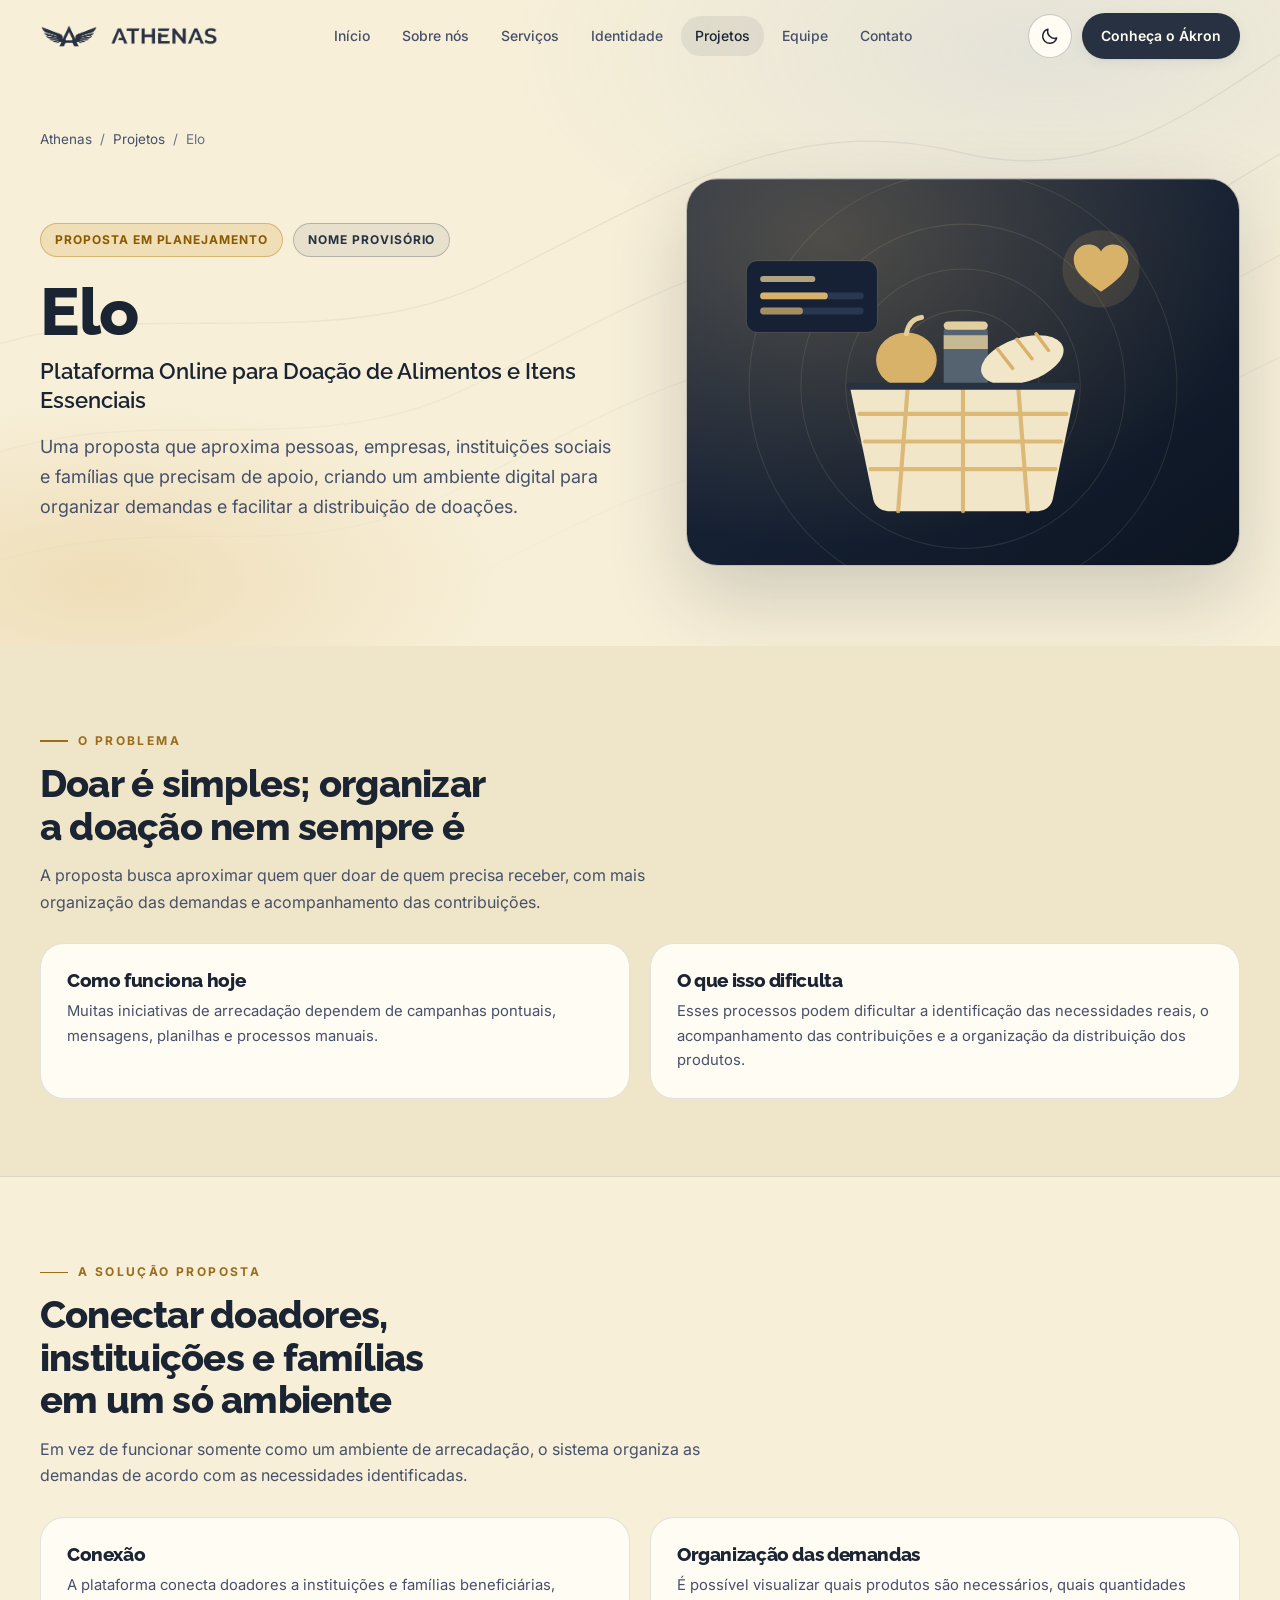
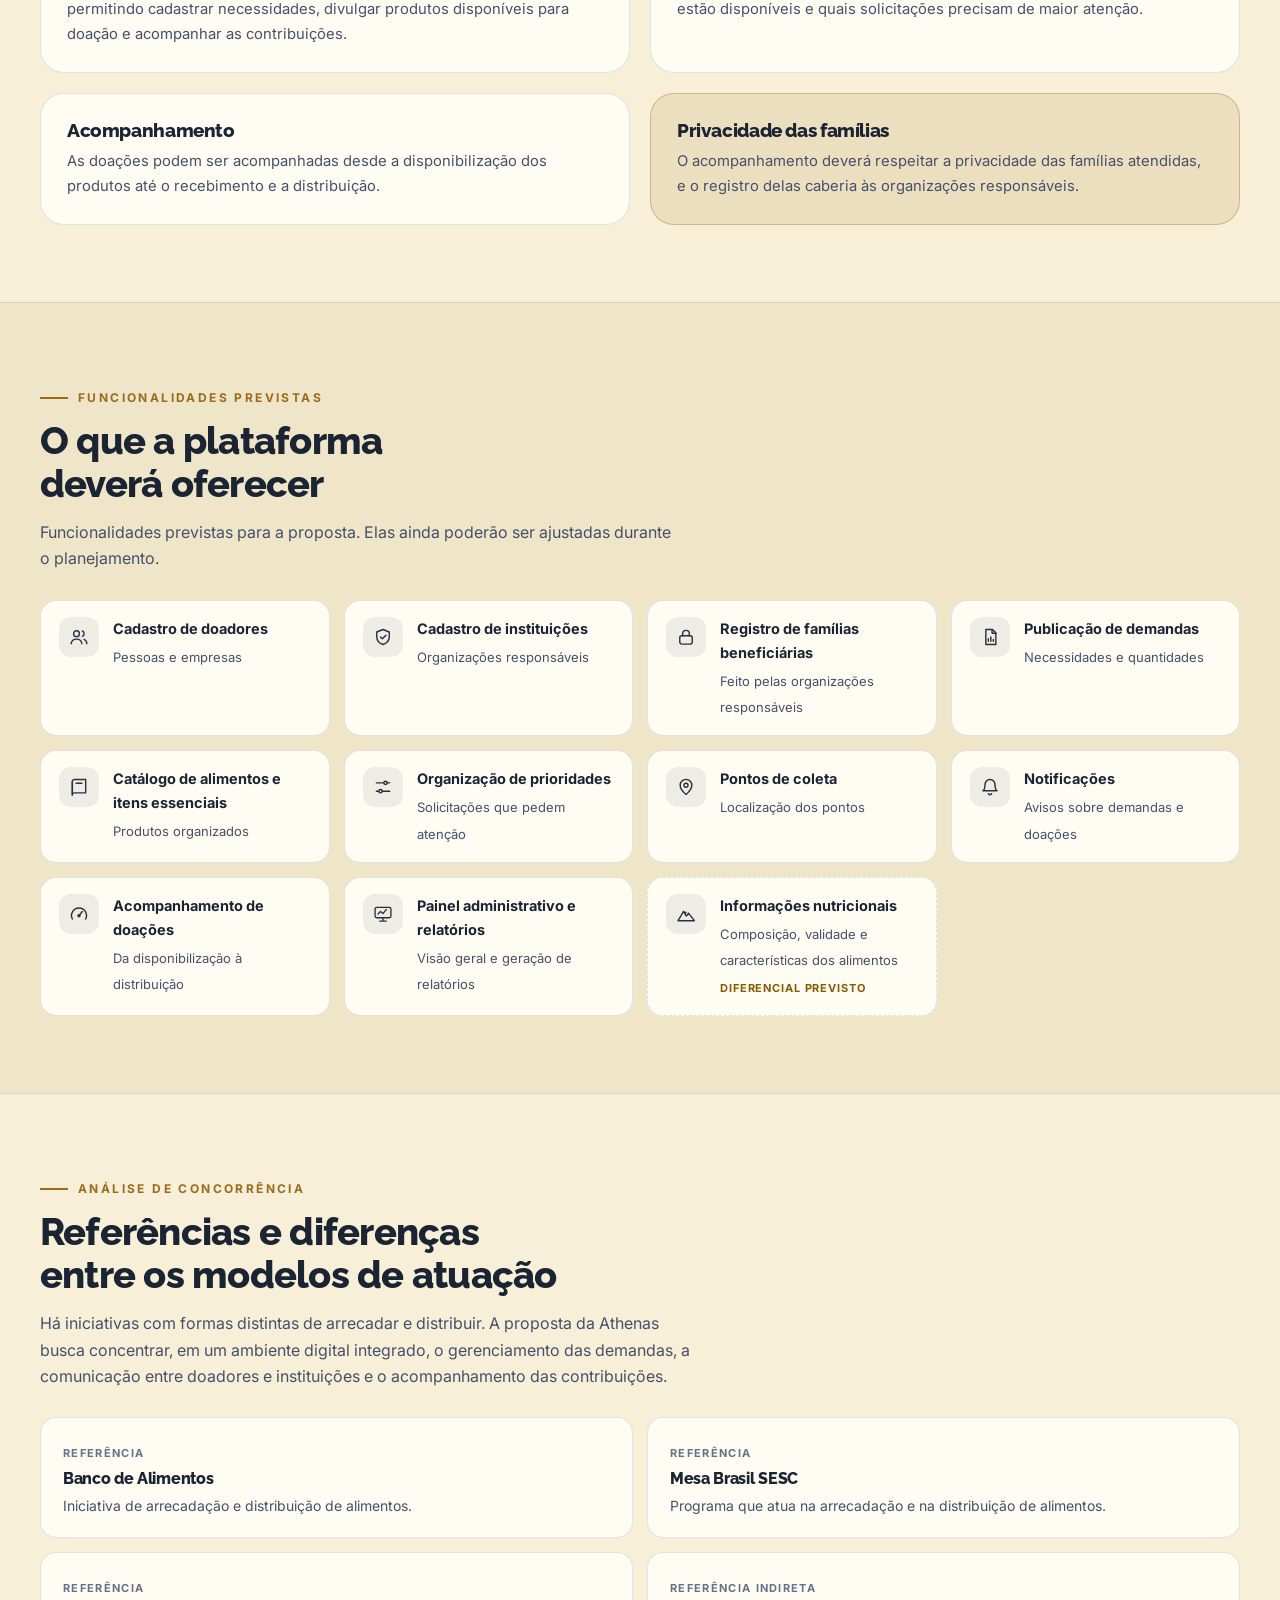
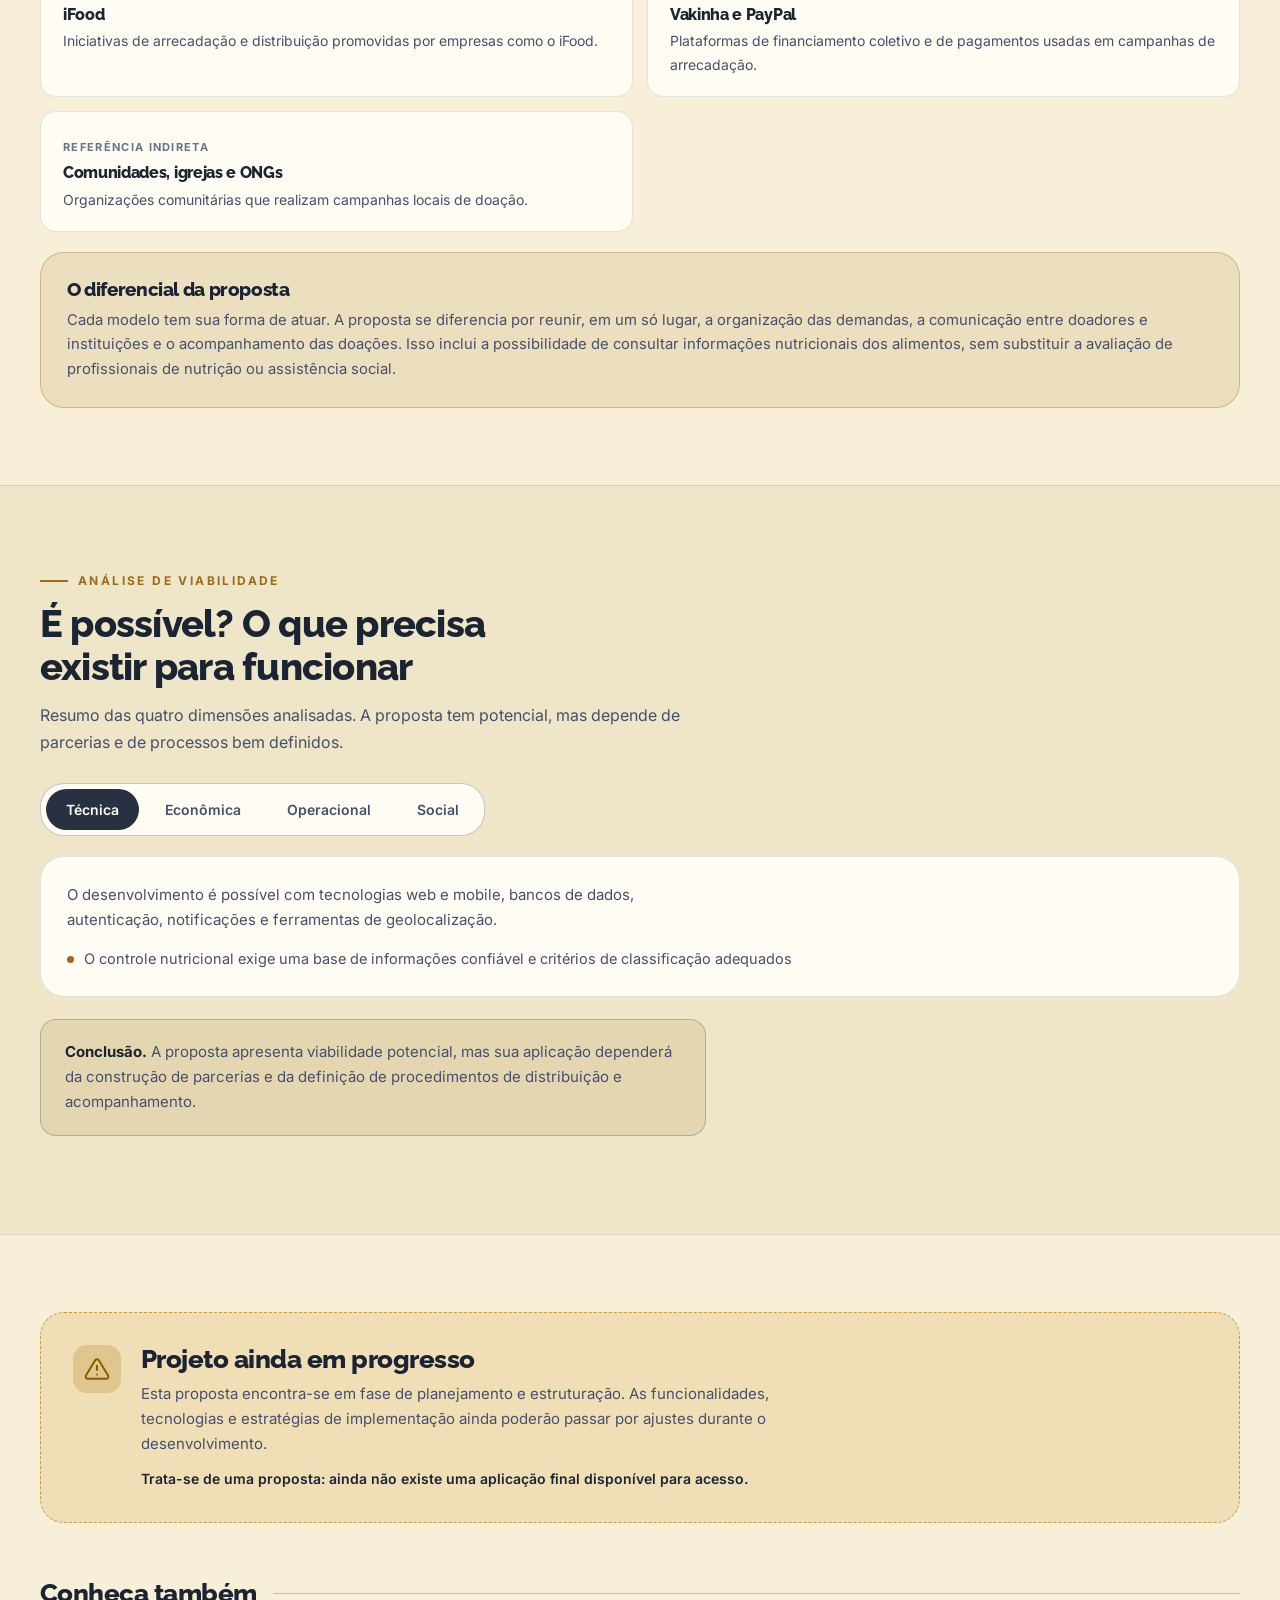
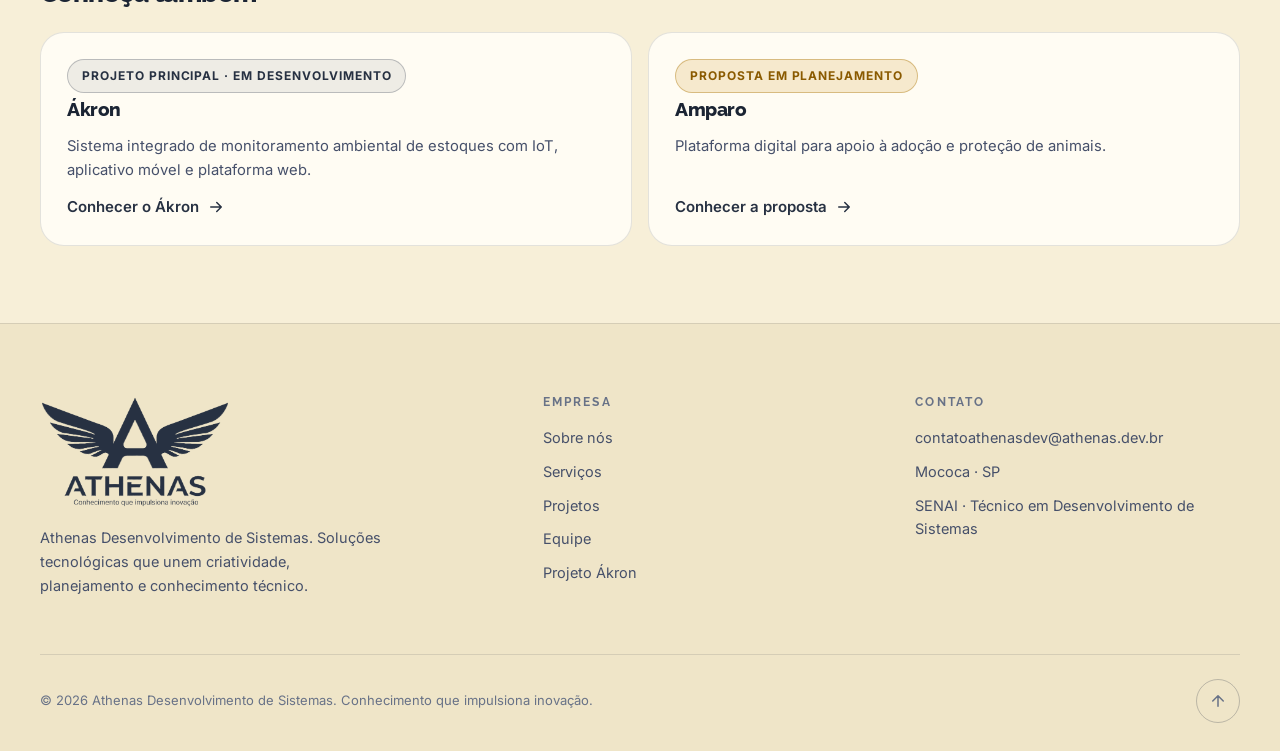
<file: projetos/doacao-alimentos.html>
<!DOCTYPE html>
<html lang="pt-br" data-theme="dark">

<head>
    <meta charset="UTF-8">
    <meta name="viewport" content="width=device-width, initial-scale=1.0">
    <title>Elo · Athenas</title>
    <meta name="description" content="Elo (nome provisório): proposta da Athenas de plataforma online para doação de alimentos e itens essenciais a famílias em vulnerabilidade. Projeto em fase de planejamento.">
    <meta name="theme-color" content="#0d1522">
    <meta property="og:title" content="Elo · Athenas">
    <meta property="og:description" content="Elo (nome provisório): proposta da Athenas de plataforma online para doação de alimentos e itens essenciais a famílias em vulnerabilidade. Projeto em fase de planejamento.">
    <meta property="og:image" content="../img/icon-512.png">
    <link rel="icon" type="image/png" href="../img/favicon.png">
    <link rel="apple-touch-icon" href="../img/apple-touch-icon.png">
    <link rel="stylesheet" href="../css/style.css">
    <link rel="stylesheet" href="../css/projetos.css">
    <script>
        (function () {
            var d = document.documentElement, t = null;
            d.classList.add('js');
            try { t = localStorage.getItem('athenas-tema'); } catch (e) { }
            if (!t) t = (window.matchMedia && matchMedia('(prefers-color-scheme: light)').matches) ? 'light' : 'dark';
            d.setAttribute('data-theme', t === 'light' ? 'light' : 'dark');
        })();
    </script>
</head>

<body>
<svg width="0" height="0" style="position:absolute" aria-hidden="true" focusable="false">
        <defs>
            <symbol id="i-sun" viewBox="0 0 24 24" fill="none" stroke="currentColor" stroke-width="1.8" stroke-linecap="round" stroke-linejoin="round"><circle cx="12" cy="12" r="4"/><path d="M12 2v2M12 20v2M4.9 4.9l1.4 1.4M17.7 17.7l1.4 1.4M2 12h2M20 12h2M4.9 19.1l1.4-1.4M17.7 6.3l1.4-1.4"/></symbol>
            <symbol id="i-moon" viewBox="0 0 24 24" fill="none" stroke="currentColor" stroke-width="1.8" stroke-linecap="round" stroke-linejoin="round"><path d="M20 14.5A8.5 8.5 0 0 1 9.5 4a8.5 8.5 0 1 0 10.5 10.5z"/></symbol>
            <symbol id="i-arrow" viewBox="0 0 24 24" fill="none" stroke="currentColor" stroke-width="2" stroke-linecap="round" stroke-linejoin="round"><path d="M5 12h14M13 6l6 6-6 6"/></symbol>
            <symbol id="i-up" viewBox="0 0 24 24" fill="none" stroke="currentColor" stroke-width="2" stroke-linecap="round" stroke-linejoin="round"><path d="M12 19V5M5 12l7-7 7 7"/></symbol>
            <symbol id="i-check" viewBox="0 0 24 24" fill="none" stroke="currentColor" stroke-width="3" stroke-linecap="round" stroke-linejoin="round"><path d="M20 6 9 17l-5-5"/></symbol>
            <symbol id="i-play" viewBox="0 0 24 24" fill="currentColor"><path d="M7 4.5v15a1 1 0 0 0 1.5.86l12.4-7.5a1 1 0 0 0 0-1.72L8.5 3.64A1 1 0 0 0 7 4.5z"/></symbol>
            <symbol id="i-temp" viewBox="0 0 24 24" fill="none" stroke="currentColor" stroke-width="1.7" stroke-linecap="round" stroke-linejoin="round"><path d="M14 14.8V5a2 2 0 1 0-4 0v9.8a4 4 0 1 0 4 0z"/><path d="M12 9v7"/></symbol>
            <symbol id="i-drop" viewBox="0 0 24 24" fill="none" stroke="currentColor" stroke-width="1.7" stroke-linecap="round" stroke-linejoin="round"><path d="M12 3s6 6.2 6 10.5a6 6 0 0 1-12 0C6 9.2 12 3 12 3z"/></symbol>
            <symbol id="i-noise" viewBox="0 0 24 24" fill="none" stroke="currentColor" stroke-width="1.7" stroke-linecap="round" stroke-linejoin="round"><path d="M11 5 6 9H3v6h3l5 4V5z"/><path d="M15.5 8.5a5 5 0 0 1 0 7M18.5 5.5a9 9 0 0 1 0 13"/></symbol>
            <symbol id="i-wind" viewBox="0 0 24 24" fill="none" stroke="currentColor" stroke-width="1.7" stroke-linecap="round" stroke-linejoin="round"><path d="M3 8h11a3 3 0 1 0-3-3M3 12h16a3 3 0 1 1-3 3M3 16h7a3 3 0 1 1-3 3"/></symbol>
            <symbol id="i-gauge" viewBox="0 0 24 24" fill="none" stroke="currentColor" stroke-width="1.7" stroke-linecap="round" stroke-linejoin="round"><path d="M4 18a9 9 0 1 1 16 0"/><path d="m12 14 4-5"/><circle cx="12" cy="14" r="1.2"/></symbol>
            <symbol id="i-uv" viewBox="0 0 24 24" fill="none" stroke="currentColor" stroke-width="1.7" stroke-linecap="round" stroke-linejoin="round"><circle cx="12" cy="12" r="3.5"/><path d="M12 3v2.5M12 18.5V21M3 12h2.5M18.5 12H21M5.6 5.6l1.8 1.8M16.6 16.6l1.8 1.8M5.6 18.4l1.8-1.8M16.6 7.4l1.8-1.8"/></symbol>
            <symbol id="i-cpu" viewBox="0 0 24 24" fill="none" stroke="currentColor" stroke-width="1.6" stroke-linecap="round" stroke-linejoin="round"><rect x="6" y="6" width="12" height="12" rx="2"/><rect x="9.5" y="9.5" width="5" height="5" rx=".8"/><path d="M9 2v3M15 2v3M9 19v3M15 19v3M2 9h3M2 15h3M19 9h3M19 15h3"/></symbol>
            <symbol id="i-net" viewBox="0 0 24 24" fill="none" stroke="currentColor" stroke-width="1.6" stroke-linecap="round" stroke-linejoin="round"><circle cx="12" cy="12" r="9"/><path d="M3 12h18M12 3c2.8 3 2.8 15 0 18M12 3c-2.8 3-2.8 15 0 18"/></symbol>
            <symbol id="i-server" viewBox="0 0 24 24" fill="none" stroke="currentColor" stroke-width="1.6" stroke-linecap="round" stroke-linejoin="round"><rect x="3" y="4" width="18" height="7" rx="2"/><rect x="3" y="13" width="18" height="7" rx="2"/><path d="M7 7.5h.01M7 16.5h.01"/></symbol>
            <symbol id="i-db" viewBox="0 0 24 24" fill="none" stroke="currentColor" stroke-width="1.6" stroke-linecap="round" stroke-linejoin="round"><ellipse cx="12" cy="5.5" rx="8" ry="3"/><path d="M4 5.5v6c0 1.7 3.6 3 8 3s8-1.3 8-3v-6M4 11.5v6c0 1.7 3.6 3 8 3s8-1.3 8-3v-6"/></symbol>
            <symbol id="i-monitor" viewBox="0 0 24 24" fill="none" stroke="currentColor" stroke-width="1.6" stroke-linecap="round" stroke-linejoin="round"><rect x="2.5" y="4" width="19" height="12.5" rx="2"/><path d="M8 20.5h8M12 16.5v4M6 12l3-3 3 2.5 4-5"/></symbol>
            <symbol id="i-phone" viewBox="0 0 24 24" fill="none" stroke="currentColor" stroke-width="1.6" stroke-linecap="round" stroke-linejoin="round"><rect x="6.5" y="2.5" width="11" height="19" rx="2.5"/><path d="M10.5 18.5h3"/></symbol>
            <symbol id="i-bell" viewBox="0 0 24 24" fill="none" stroke="currentColor" stroke-width="1.7" stroke-linecap="round" stroke-linejoin="round"><path d="M6 9a6 6 0 1 1 12 0c0 6 2.5 7.5 2.5 7.5h-17S6 15 6 9z"/><path d="M10 20a2.2 2.2 0 0 0 4 0"/></symbol>
            <symbol id="i-sliders" viewBox="0 0 24 24" fill="none" stroke="currentColor" stroke-width="1.7" stroke-linecap="round" stroke-linejoin="round"><path d="M4 7h9M17 7h3M4 17h3M11 17h9"/><circle cx="15" cy="7" r="2"/><circle cx="9" cy="17" r="2"/></symbol>
            <symbol id="i-report" viewBox="0 0 24 24" fill="none" stroke="currentColor" stroke-width="1.7" stroke-linecap="round" stroke-linejoin="round"><path d="M7 3h8l4 4v14H7z"/><path d="M14.5 3v4.5H19M10 17v-3M13 17v-5M16 17v-2"/></symbol>
            <symbol id="i-shield" viewBox="0 0 24 24" fill="none" stroke="currentColor" stroke-width="1.7" stroke-linecap="round" stroke-linejoin="round"><path d="M12 3 4.5 6v5.5c0 4.7 3.1 8.2 7.5 9.5 4.4-1.3 7.5-4.8 7.5-9.5V6L12 3z"/><path d="m9 12 2.2 2.2L15.5 10"/></symbol>
            <symbol id="i-code" viewBox="0 0 24 24" fill="none" stroke="currentColor" stroke-width="1.7" stroke-linecap="round" stroke-linejoin="round"><path d="m8 7-5 5 5 5M16 7l5 5-5 5M14 4l-4 16"/></symbol>
            <symbol id="i-eye" viewBox="0 0 24 24" fill="none" stroke="currentColor" stroke-width="1.7" stroke-linecap="round" stroke-linejoin="round"><path d="M2 12s3.6-7 10-7 10 7 10 7-3.6 7-10 7S2 12 2 12z"/><circle cx="12" cy="12" r="3"/></symbol>
            <symbol id="i-peak" viewBox="0 0 24 24" fill="none" stroke="currentColor" stroke-width="1.7" stroke-linecap="round" stroke-linejoin="round"><path d="m2.5 20 6.5-11 3.5 5.5 2.5-3.5 7 9z"/><path d="m9 9 1.7 2.2 1.3-1.2"/></symbol>
            <symbol id="i-alert" viewBox="0 0 24 24" fill="none" stroke="currentColor" stroke-width="1.8" stroke-linecap="round" stroke-linejoin="round"><path d="M10.3 3.9 1.8 18a2 2 0 0 0 1.7 3h17a2 2 0 0 0 1.7-3L13.7 3.9a2 2 0 0 0-3.4 0z"/><path d="M12 9v4M12 17h.01"/></symbol>
            <symbol id="i-users" viewBox="0 0 24 24" fill="none" stroke="currentColor" stroke-width="1.7" stroke-linecap="round" stroke-linejoin="round"><circle cx="9" cy="8" r="3.5"/><path d="M2.5 20c.6-3.6 3.2-5.5 6.5-5.5s5.9 1.9 6.5 5.5M16 4.8a3.5 3.5 0 0 1 0 6.4M18 14.8c2 .7 3.2 2.4 3.5 5.2"/></symbol>
            <symbol id="i-link" viewBox="0 0 24 24" fill="none" stroke="currentColor" stroke-width="1.7" stroke-linecap="round" stroke-linejoin="round"><path d="M10 14a4 4 0 0 0 5.7 0l3-3a4 4 0 0 0-5.7-5.7l-1 1M14 10a4 4 0 0 0-5.7 0l-3 3A4 4 0 0 0 11 18.7l1-1"/></symbol>
            <symbol id="i-lock" viewBox="0 0 24 24" fill="none" stroke="currentColor" stroke-width="1.7" stroke-linecap="round" stroke-linejoin="round"><rect x="4.5" y="10.5" width="15" height="10" rx="2.5"/><path d="M8 10.5V8a4 4 0 0 1 8 0v2.5"/></symbol>
            <symbol id="i-mail" viewBox="0 0 24 24" fill="none" stroke="currentColor" stroke-width="1.7" stroke-linecap="round" stroke-linejoin="round"><rect x="3" y="5" width="18" height="14" rx="2.5"/><path d="m4 7.5 8 6 8-6"/></symbol>
            <symbol id="i-pin" viewBox="0 0 24 24" fill="none" stroke="currentColor" stroke-width="1.7" stroke-linecap="round" stroke-linejoin="round"><path d="M12 21s-7-6.2-7-11.2a7 7 0 0 1 14 0C19 14.8 12 21 12 21z"/><circle cx="12" cy="9.8" r="2.4"/></symbol>
            <symbol id="i-book" viewBox="0 0 24 24" fill="none" stroke="currentColor" stroke-width="1.7" stroke-linecap="round" stroke-linejoin="round"><path d="M4 5.5A2.5 2.5 0 0 1 6.5 3H20v16H6.5A2.5 2.5 0 0 0 4 21.5z"/><path d="M4 5.5v16M8.5 7.5h7"/></symbol>
            <symbol id="i-gh" viewBox="0 0 24 24" fill="currentColor"><path d="M12 .5a11.5 11.5 0 0 0-3.64 22.41c.58.1.79-.25.79-.56v-2c-3.2.7-3.88-1.37-3.88-1.37-.52-1.33-1.28-1.69-1.28-1.69-1.04-.71.08-.7.08-.7 1.15.08 1.76 1.18 1.76 1.18 1.03 1.76 2.7 1.25 3.36.95.1-.74.4-1.25.73-1.54-2.55-.29-5.24-1.28-5.24-5.69 0-1.26.45-2.28 1.18-3.09-.12-.29-.51-1.46.11-3.05 0 0 .97-.31 3.17 1.18a11 11 0 0 1 5.78 0c2.2-1.49 3.17-1.18 3.17-1.18.62 1.59.23 2.76.11 3.05.74.81 1.18 1.83 1.18 3.09 0 4.42-2.7 5.4-5.26 5.68.41.36.78 1.06.78 2.14v3.17c0 .31.21.67.8.56A11.5 11.5 0 0 0 12 .5z"/></symbol>
        </defs>
    </svg>
    <div class="progress" id="progress"></div>

    <header class="site-header" id="header">
        <div class="container header-inner">
            <a href="../index.html#inicio" class="brand brand-ath" aria-label="Athenas — início">
                <span class="logo-mask logo-ath-symbol" role="img" aria-label="Símbolo da Athenas: um A com asas"></span>
                <span class="logo-mask logo-ath-wordmark" role="img" aria-label="Athenas"></span>
            </a>
            <nav class="nav" id="nav" aria-label="Principal">
                <ul>
                    <li><a href="../index.html#inicio">Início</a></li>
                    <li><a href="../index.html#sobre">Sobre nós</a></li>
                    <li><a href="../index.html#servicos">Serviços</a></li>
                    <li><a href="../index.html#identidade">Identidade</a></li>
                    <li><a href="../index.html#projetos" class="active" aria-current="page">Projetos</a></li>
                    <li><a href="../index.html#equipe">Equipe</a></li>
                    <li><a href="../index.html#contato">Contato</a></li>
                </ul>
            </nav>
            <div class="header-actions">
                <button class="theme-toggle" id="themeToggle" type="button" aria-label="Alternar entre tema claro e escuro">
                    <svg class="i-sun"><use href="#i-sun" /></svg>
                    <svg class="i-moon"><use href="#i-moon" /></svg>
                </button>
                <a href="../apresentacao.html" class="btn btn-primary btn-sm">Conheça o Ákron</a>
                <button class="menu-toggle" id="menuToggle" type="button" aria-expanded="false" aria-controls="nav" aria-label="Abrir menu">
                    <span></span><span></span><span></span>
                </button>
            </div>
        </div>
    </header>

    <main id="inicio">
        <section class="page-hero atmos">
            <div class="contours" aria-hidden="true"><svg viewBox="0 0 1200 800" preserveAspectRatio="xMidYMid slice"><path d="M-50 740C190 660 240 740 400 660S680 500 840 540 1100 460 1280 400"/><path d="M-50 640C150 560 260 640 420 560S700 400 860 440 1120 360 1280 300"/><path d="M-50 540C120 460 280 540 440 460S720 300 880 340 1140 260 1280 200"/><path d="M-50 440C100 360 300 440 460 360S740 200 900 240 1160 160 1280 100"/></svg></div>
            <div class="container">
                <nav class="crumbs reveal" aria-label="Você está em"><a href="../index.html">Athenas</a><span aria-hidden="true">/</span><a href="../index.html#projetos">Projetos</a><span aria-hidden="true">/</span><span aria-current="page">Elo</span></nav>
                <div class="page-hero-grid">
                    <div>
                        <div class="badge-row reveal"><span class="badge plan">Proposta em planejamento</span><span class="badge">Nome provisório</span></div>
                        <h1 class="reveal" style="--d:.06s">Elo</h1>
                        <p class="full-title reveal" style="--d:.1s">Plataforma Online para Doação de Alimentos e Itens Essenciais</p>
                        <p class="lead reveal" style="--d:.16s">Uma proposta que aproxima pessoas, empresas, instituições sociais e famílias que precisam de apoio, criando um ambiente digital para organizar demandas e facilitar a distribuição de doações.</p>
                    </div>
                    <div class="hero-art reveal" style="--d:.2s"><img src="../img/projetos/doacao-alimentos.svg" alt="Ilustração com cesta de alimentos, coração e cartão de demandas"></div>
                </div>
            </div>
        </section>

        <section class="pj-section alt" id="problema">
            <div class="container">
                <div class="reveal"><span class="eyebrow">O problema</span><h2>Doar é simples; organizar a doação nem sempre é</h2><p class="lead">A proposta busca aproximar quem quer doar de quem precisa receber, com mais organização das demandas e acompanhamento das contribuições.</p></div>
                <div class="pj-two"><article class="info-card reveal"><h3>Como funciona hoje</h3><p>Muitas iniciativas de arrecadação dependem de campanhas pontuais, mensagens, planilhas e processos manuais.</p></article><article class="info-card reveal"><h3>O que isso dificulta</h3><p>Esses processos podem dificultar a identificação das necessidades reais, o acompanhamento das contribuições e a organização da distribuição dos produtos.</p></article></div>
            </div>
        </section>

        <section class="pj-section" id="solucao">
            <div class="container">
                <div class="reveal"><span class="eyebrow">A solução proposta</span><h2>Conectar doadores, instituições e famílias em um só ambiente</h2><p class="lead">Em vez de funcionar somente como um ambiente de arrecadação, o sistema organiza as demandas de acordo com as necessidades identificadas.</p></div>
                <div class="grid g-2" style="margin-top:28px"><article class="info-card reveal"><h3>Conexão</h3><p>A plataforma conecta doadores a instituições e famílias beneficiárias, permitindo cadastrar necessidades, divulgar produtos disponíveis para doação e acompanhar as contribuições.</p></article><article class="info-card reveal" style="--d:.06s"><h3>Organização das demandas</h3><p>É possível visualizar quais produtos são necessários, quais quantidades estão disponíveis e quais solicitações precisam de maior atenção.</p></article><article class="info-card reveal" style="--d:.12s"><h3>Acompanhamento</h3><p>As doações podem ser acompanhadas desde a disponibilização dos produtos até o recebimento e a distribuição.</p></article><article class="info-card reveal accent" style="--d:.18s"><h3>Privacidade das famílias</h3><p>O acompanhamento deverá respeitar a privacidade das famílias atendidas, e o registro delas caberia às organizações responsáveis.</p></article></div>
            </div>
        </section>

        <section class="pj-section alt" id="funcionalidades">
            <div class="container">
                <div class="reveal"><span class="eyebrow">Funcionalidades previstas</span><h2>O que a plataforma deverá oferecer</h2><p class="lead">Funcionalidades previstas para a proposta. Elas ainda poderão ser ajustadas durante o planejamento.</p></div>
                <div class="fn-grid"><div class="fn reveal"><div class="icon-chip"><svg><use href="#i-users" /></svg></div><div><b>Cadastro de doadores</b><span>Pessoas e empresas</span></div></div><div class="fn reveal"><div class="icon-chip"><svg><use href="#i-shield" /></svg></div><div><b>Cadastro de instituições</b><span>Organizações responsáveis</span></div></div><div class="fn reveal"><div class="icon-chip"><svg><use href="#i-lock" /></svg></div><div><b>Registro de famílias beneficiárias</b><span>Feito pelas organizações responsáveis</span></div></div><div class="fn reveal"><div class="icon-chip"><svg><use href="#i-report" /></svg></div><div><b>Publicação de demandas</b><span>Necessidades e quantidades</span></div></div><div class="fn reveal"><div class="icon-chip"><svg><use href="#i-book" /></svg></div><div><b>Catálogo de alimentos e itens essenciais</b><span>Produtos organizados</span></div></div><div class="fn reveal"><div class="icon-chip"><svg><use href="#i-sliders" /></svg></div><div><b>Organização de prioridades</b><span>Solicitações que pedem atenção</span></div></div><div class="fn reveal"><div class="icon-chip"><svg><use href="#i-pin" /></svg></div><div><b>Pontos de coleta</b><span>Localização dos pontos</span></div></div><div class="fn reveal"><div class="icon-chip"><svg><use href="#i-bell" /></svg></div><div><b>Notificações</b><span>Avisos sobre demandas e doações</span></div></div><div class="fn reveal"><div class="icon-chip"><svg><use href="#i-gauge" /></svg></div><div><b>Acompanhamento de doações</b><span>Da disponibilização à distribuição</span></div></div><div class="fn reveal"><div class="icon-chip"><svg><use href="#i-monitor" /></svg></div><div><b>Painel administrativo e relatórios</b><span>Visão geral e geração de relatórios</span></div></div><div class="fn reveal later"><div class="icon-chip"><svg><use href="#i-peak" /></svg></div><div><b>Informações nutricionais</b><span>Composição, validade e características dos alimentos</span><span class="tagl">Diferencial previsto</span></div></div></div>
            </div>
        </section>

        <section class="pj-section" id="concorrencia">
            <div class="container">
                <div class="reveal"><span class="eyebrow">Análise de concorrência</span><h2>Referências e diferenças entre os modelos de atuação</h2><p class="lead">Há iniciativas com formas distintas de arrecadar e distribuir. A proposta da Athenas busca concentrar, em um ambiente digital integrado, o gerenciamento das demandas, a comunicação entre doadores e instituições e o acompanhamento das contribuições.</p></div>
                <div class="rivals"><article class="rival reveal"><small>Referência</small><h3>Banco de Alimentos</h3><p>Iniciativa de arrecadação e distribuição de alimentos.</p></article><article class="rival reveal"><small>Referência</small><h3>Mesa Brasil SESC</h3><p>Programa que atua na arrecadação e na distribuição de alimentos.</p></article><article class="rival reveal"><small>Referência</small><h3>iFood</h3><p>Iniciativas de arrecadação e distribuição promovidas por empresas como o iFood.</p></article><article class="rival reveal"><small>Referência indireta</small><h3>Vakinha e PayPal</h3><p>Plataformas de financiamento coletivo e de pagamentos usadas em campanhas de arrecadação.</p></article><article class="rival reveal"><small>Referência indireta</small><h3>Comunidades, igrejas e ONGs</h3><p>Organizações comunitárias que realizam campanhas locais de doação.</p></article></div>
                <div class="info-card accent diff reveal"><h3>O diferencial da proposta</h3><p>Cada modelo tem sua forma de atuar. A proposta se diferencia por reunir, em um só lugar, a organização das demandas, a comunicação entre doadores e instituições e o acompanhamento das doações. Isso inclui a possibilidade de consultar informações nutricionais dos alimentos, sem substituir a avaliação de profissionais de nutrição ou assistência social.</p></div>
            </div>
        </section>

        <section class="pj-section alt" id="viabilidade">
            <div class="container">
                <div class="reveal"><span class="eyebrow">Análise de viabilidade</span><h2>É possível? O que precisa existir para funcionar</h2><p class="lead">Resumo das quatro dimensões analisadas. A proposta tem potencial, mas depende de parcerias e de processos bem definidos.</p></div>
                <div class="via-tabs reveal">
                    <div class="tabs" role="tablist" aria-label="Dimensões da viabilidade"><button class="tab" role="tab" id="tab-tec" aria-selected="true" aria-controls="panel-tec">Técnica</button><button class="tab" role="tab" id="tab-eco" aria-selected="false" aria-controls="panel-eco">Econômica</button><button class="tab" role="tab" id="tab-ope" aria-selected="false" aria-controls="panel-ope">Operacional</button><button class="tab" role="tab" id="tab-soc" aria-selected="false" aria-controls="panel-soc">Social</button></div>
                    <div class="via-panel" role="tabpanel" id="panel-tec" aria-labelledby="tab-tec"><p>O desenvolvimento é possível com tecnologias web e mobile, bancos de dados, autenticação, notificações e ferramentas de geolocalização.</p><ul><li>O controle nutricional exige uma base de informações confiável e critérios de classificação adequados</li></ul></div>
<div class="via-panel" role="tabpanel" id="panel-eco" aria-labelledby="tab-eco" hidden><p>A primeira versão poderá utilizar tecnologias de baixo custo.</p><ul><li>A manutenção e a expansão dependerão de parcerias com empresas, organizações e instituições sociais</li></ul></div>
<div class="via-panel" role="tabpanel" id="panel-ope" aria-labelledby="tab-ope" hidden><p>Será necessário estabelecer processos de validação e de registro.</p><ul><li>Validação de doadores, instituições e demandas</li><li>Mecanismos de registro e confirmação do recebimento das contribuições</li></ul></div>
<div class="via-panel" role="tabpanel" id="panel-soc" aria-labelledby="tab-soc" hidden><p>A proposta apresenta potencial para facilitar a comunicação entre quem deseja doar e quem necessita de auxílio.</p><ul><li>Contribuir para a organização de campanhas</li><li>Melhorar o acompanhamento da distribuição de alimentos e itens essenciais</li></ul></div>

                </div>
                <div class="callout gold conclusion reveal"><b>Conclusão.</b> A proposta apresenta viabilidade potencial, mas sua aplicação dependerá da construção de parcerias e da definição de procedimentos de distribuição e acompanhamento.</div>
            </div>
        </section>

        <section class="pj-section" id="aviso">
            <div class="container">
                <div class="notice reveal" role="note">
                    <div class="ic" aria-hidden="true"><svg><use href="#i-alert" /></svg></div>
                    <div>
                        <h2>Projeto ainda em progresso</h2>
                        <p>Esta proposta encontra-se em fase de planejamento e estruturação. As funcionalidades, tecnologias e estratégias de implementação ainda poderão passar por ajustes durante o desenvolvimento.</p>
                        <p class="no-app">Trata-se de uma proposta: ainda não existe uma aplicação final disponível para acesso.</p>
                    </div>
                </div>
                <div class="subhead reveal" style="margin-top:56px"><h3>Conheça também</h3></div>
                <div class="other-projects"><a class="info-card reveal" href="../apresentacao.html"><span class="badge " style="align-self:flex-start">Projeto principal · em desenvolvimento</span><h3>Ákron</h3><p>Sistema integrado de monitoramento ambiental de estoques com IoT, aplicativo móvel e plataforma web.</p><span class="prop-link">Conhecer o Ákron <svg><use href="#i-arrow" /></svg></span></a><a class="info-card reveal" href="protecao-animal.html"><span class="badge plan" style="align-self:flex-start">Proposta em planejamento</span><h3>Amparo</h3><p>Plataforma digital para apoio à adoção e proteção de animais.</p><span class="prop-link">Conhecer a proposta <svg><use href="#i-arrow" /></svg></span></a></div>
            </div>
        </section>
    </main>

    <footer class="site-footer">
        <div class="container footer-grid">
            <div class="footer-brand">
                <span class="logo-mask logo-ath-full" role="img" aria-label="Logo da Athenas"></span>
                <p>Athenas Desenvolvimento de Sistemas. Soluções tecnológicas que unem criatividade, planejamento e conhecimento técnico.</p>
            </div>
            <div>
                <h4>Empresa</h4>
                <ul>
                    <li><a href="../index.html#sobre">Sobre nós</a></li>
                    <li><a href="../index.html#servicos">Serviços</a></li>
                    <li><a href="../index.html#projetos">Projetos</a></li>
                    <li><a href="../index.html#equipe">Equipe</a></li>
                    <li><a href="../apresentacao.html">Projeto Ákron</a></li>
                </ul>
            </div>
            <div>
                <h4>Contato</h4>
                <ul>
                    <li><a href="mailto:contatoathenasdev@athenas.dev.br?subject=Contato%20pelo%20site%20da%20Athenas" data-mail-link>contatoathenasdev@athenas.dev.br</a></li>
                    <li>Mococa · SP</li>
                    <li>SENAI · Técnico em Desenvolvimento de Sistemas</li>
                </ul>
            </div>
        </div>
        <div class="container footer-bottom">
            <p>© <span data-year>2026</span> Athenas Desenvolvimento de Sistemas. Conhecimento que impulsiona inovação.</p>
            <a href="#inicio" class="to-top" aria-label="Voltar ao topo"><svg><use href="#i-up" /></svg></a>
        </div>
    </footer>

    <script src="../js/main.js"></script>
</body>

</html>
</file>
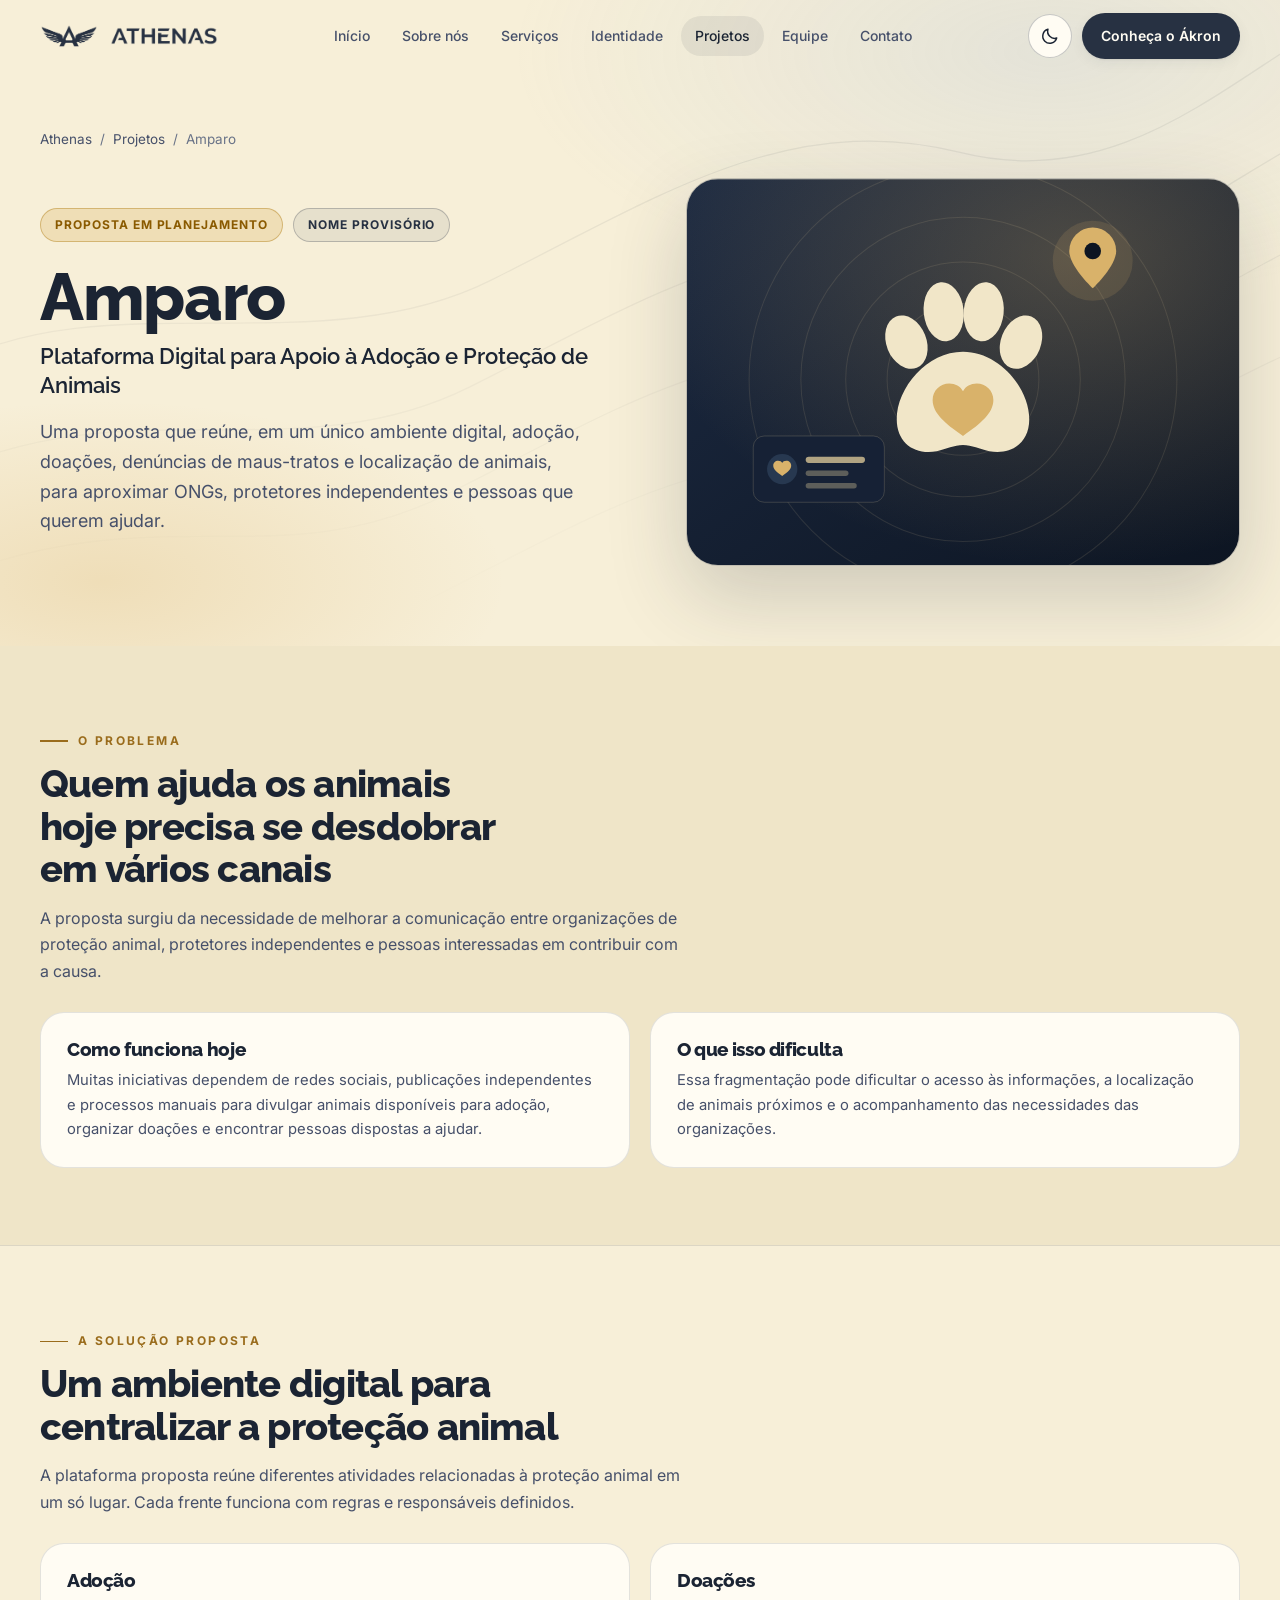
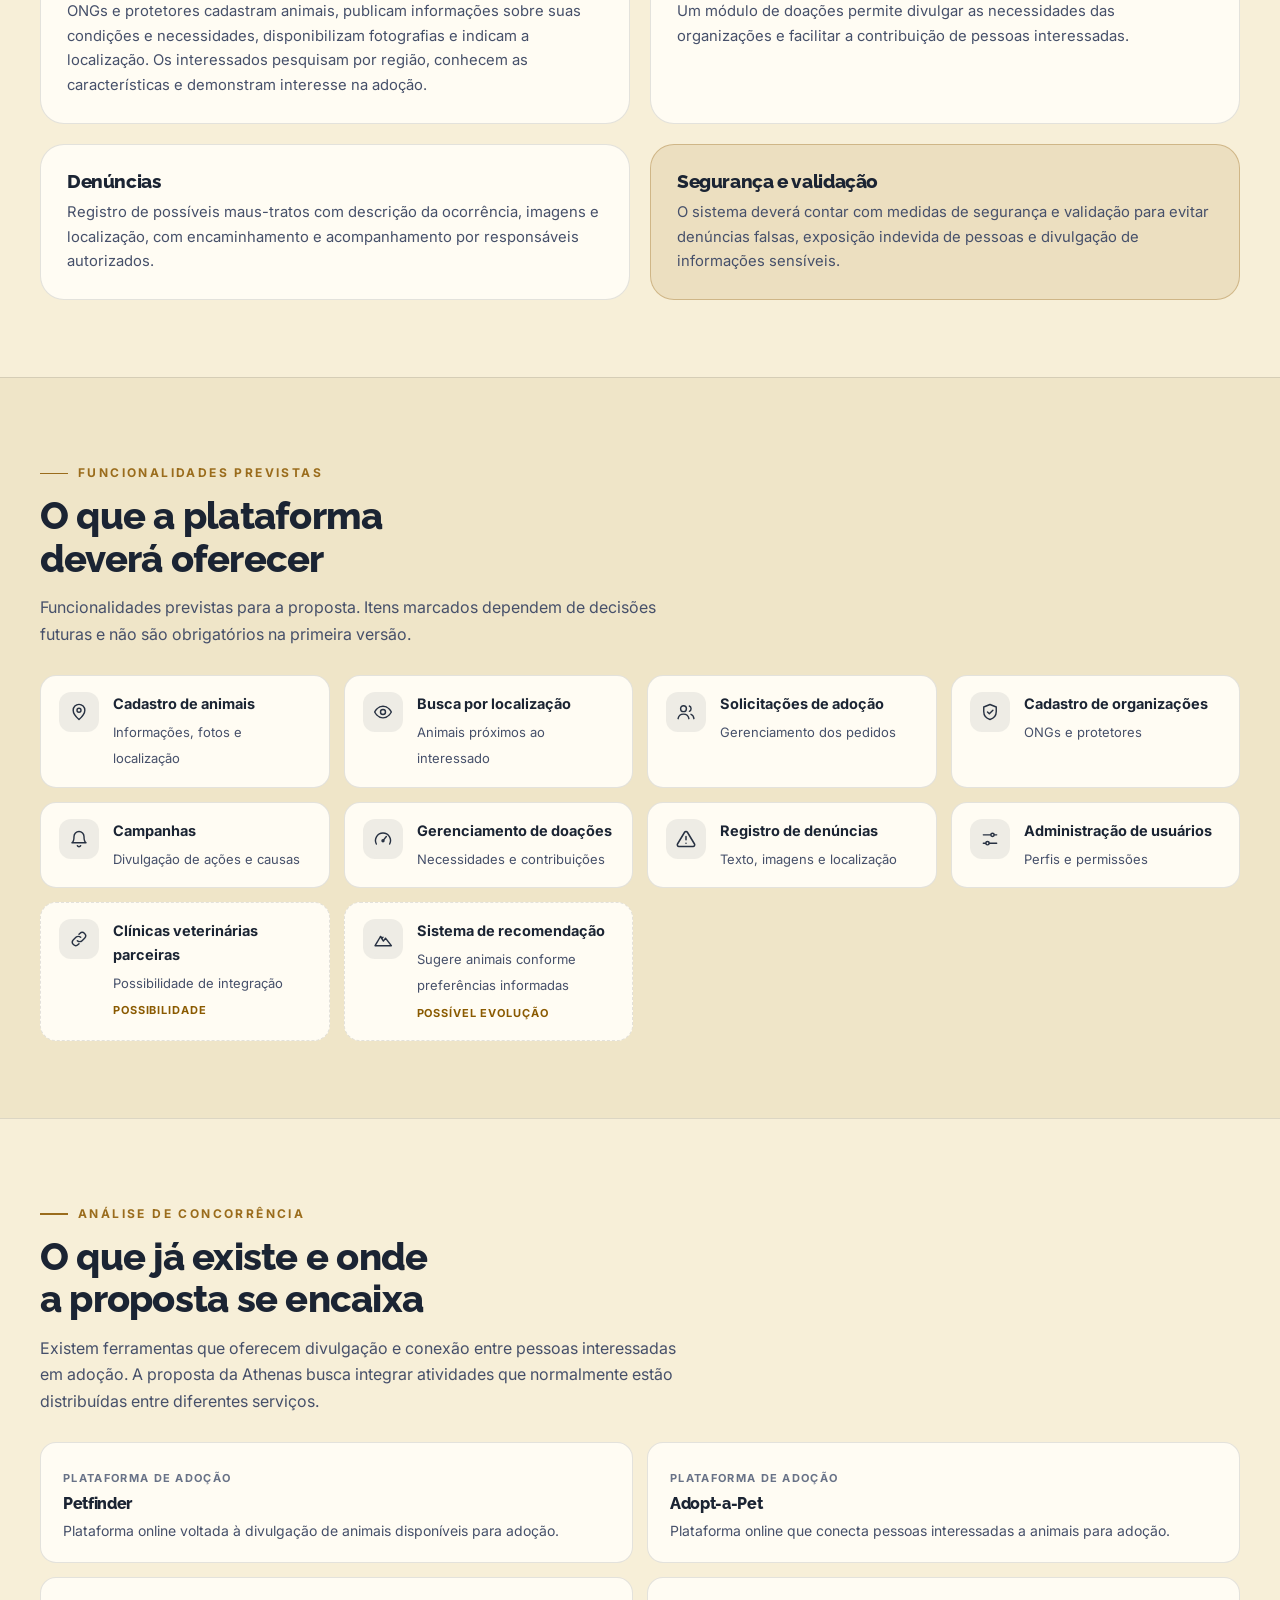
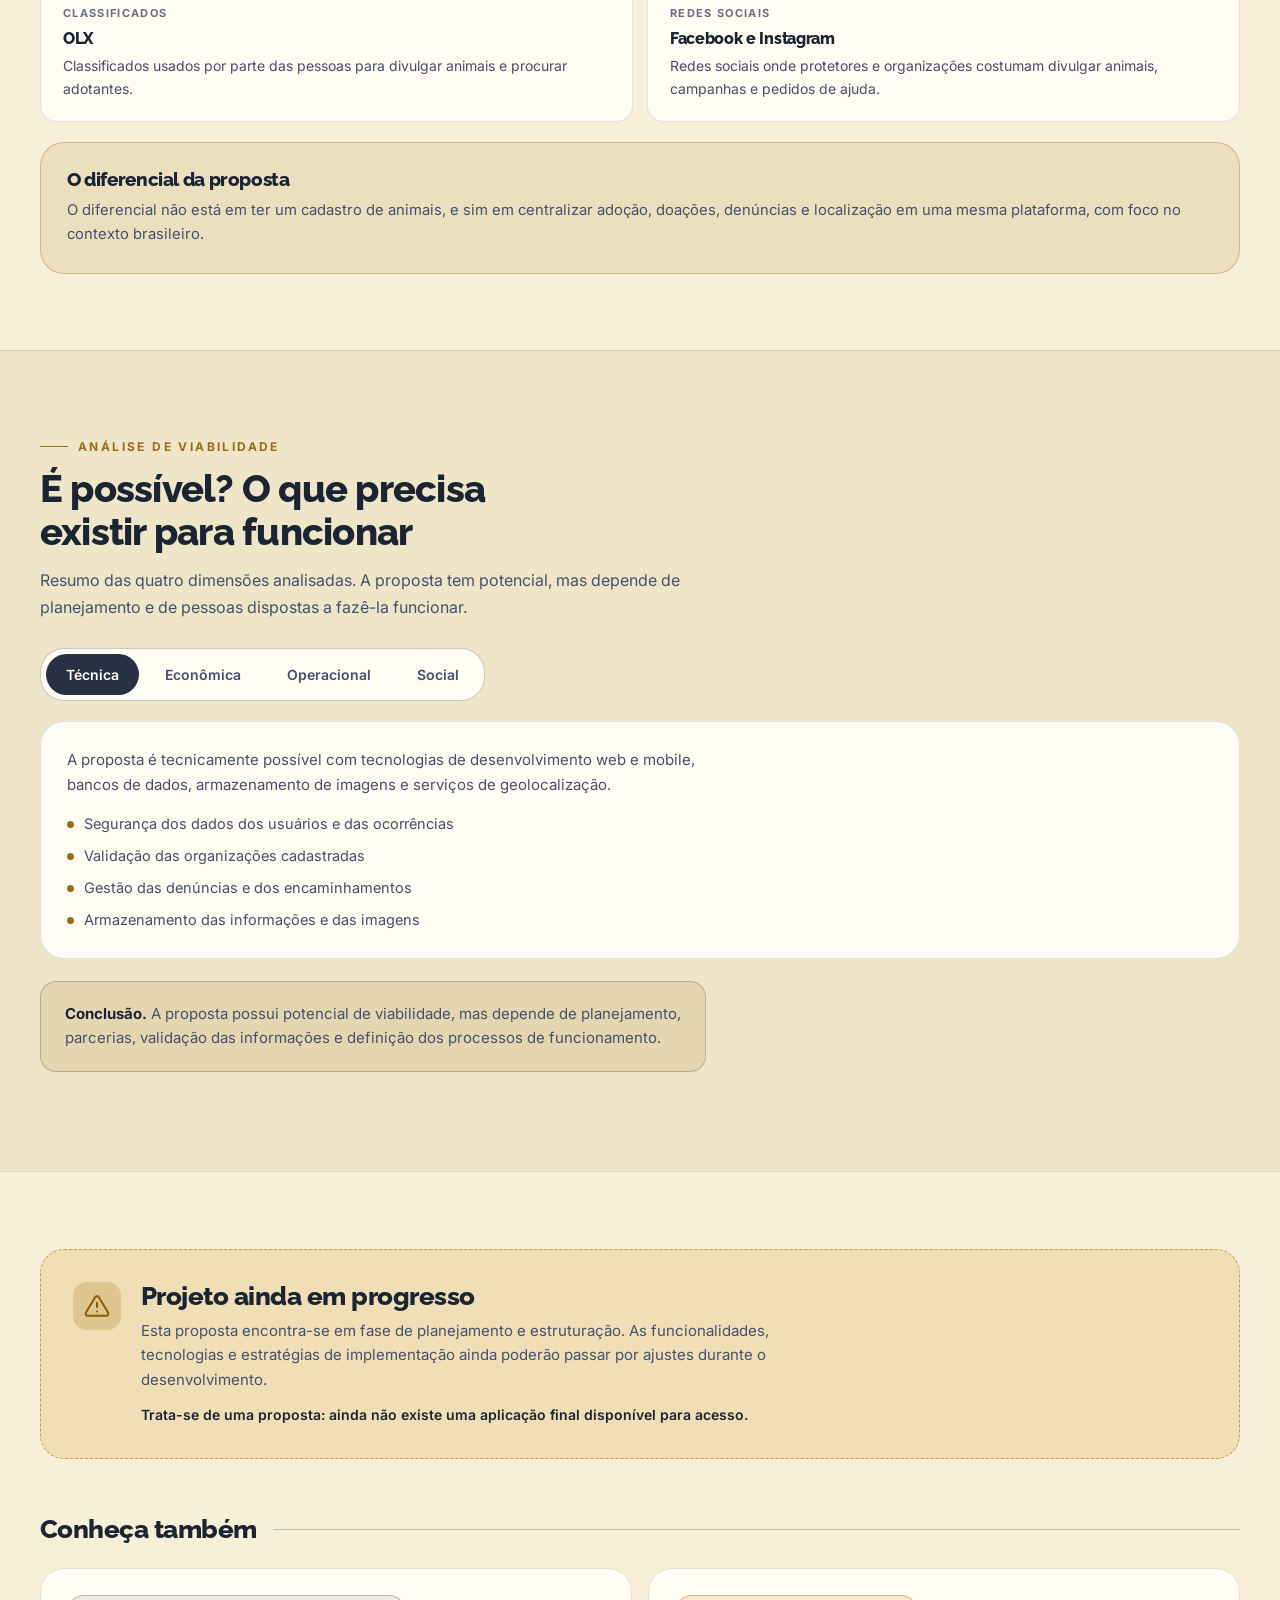
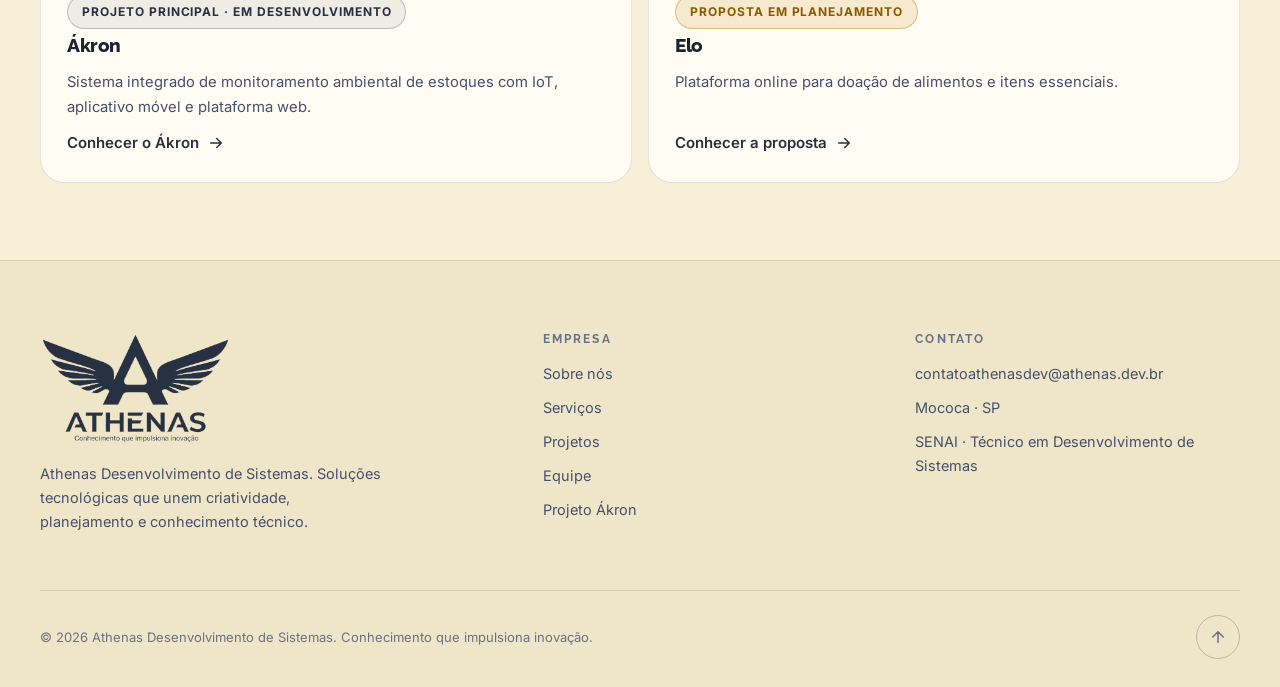
<file: projetos/protecao-animal.html>
<!DOCTYPE html>
<html lang="pt-br" data-theme="dark">

<head>
    <meta charset="UTF-8">
    <meta name="viewport" content="width=device-width, initial-scale=1.0">
    <title>Amparo · Athenas</title>
    <meta name="description" content="Amparo (nome provisório): proposta da Athenas de plataforma digital para apoio à adoção e proteção de animais. Projeto em fase de planejamento.">
    <meta name="theme-color" content="#0d1522">
    <meta property="og:title" content="Amparo · Athenas">
    <meta property="og:description" content="Amparo (nome provisório): proposta da Athenas de plataforma digital para apoio à adoção e proteção de animais. Projeto em fase de planejamento.">
    <meta property="og:image" content="../img/icon-512.png">
    <link rel="icon" type="image/png" href="../img/favicon.png">
    <link rel="apple-touch-icon" href="../img/apple-touch-icon.png">
    <link rel="stylesheet" href="../css/style.css">
    <link rel="stylesheet" href="../css/projetos.css">
    <script>
        (function () {
            var d = document.documentElement, t = null;
            d.classList.add('js');
            try { t = localStorage.getItem('athenas-tema'); } catch (e) { }
            if (!t) t = (window.matchMedia && matchMedia('(prefers-color-scheme: light)').matches) ? 'light' : 'dark';
            d.setAttribute('data-theme', t === 'light' ? 'light' : 'dark');
        })();
    </script>
</head>

<body>
<svg width="0" height="0" style="position:absolute" aria-hidden="true" focusable="false">
        <defs>
            <symbol id="i-sun" viewBox="0 0 24 24" fill="none" stroke="currentColor" stroke-width="1.8" stroke-linecap="round" stroke-linejoin="round"><circle cx="12" cy="12" r="4"/><path d="M12 2v2M12 20v2M4.9 4.9l1.4 1.4M17.7 17.7l1.4 1.4M2 12h2M20 12h2M4.9 19.1l1.4-1.4M17.7 6.3l1.4-1.4"/></symbol>
            <symbol id="i-moon" viewBox="0 0 24 24" fill="none" stroke="currentColor" stroke-width="1.8" stroke-linecap="round" stroke-linejoin="round"><path d="M20 14.5A8.5 8.5 0 0 1 9.5 4a8.5 8.5 0 1 0 10.5 10.5z"/></symbol>
            <symbol id="i-arrow" viewBox="0 0 24 24" fill="none" stroke="currentColor" stroke-width="2" stroke-linecap="round" stroke-linejoin="round"><path d="M5 12h14M13 6l6 6-6 6"/></symbol>
            <symbol id="i-up" viewBox="0 0 24 24" fill="none" stroke="currentColor" stroke-width="2" stroke-linecap="round" stroke-linejoin="round"><path d="M12 19V5M5 12l7-7 7 7"/></symbol>
            <symbol id="i-check" viewBox="0 0 24 24" fill="none" stroke="currentColor" stroke-width="3" stroke-linecap="round" stroke-linejoin="round"><path d="M20 6 9 17l-5-5"/></symbol>
            <symbol id="i-play" viewBox="0 0 24 24" fill="currentColor"><path d="M7 4.5v15a1 1 0 0 0 1.5.86l12.4-7.5a1 1 0 0 0 0-1.72L8.5 3.64A1 1 0 0 0 7 4.5z"/></symbol>
            <symbol id="i-temp" viewBox="0 0 24 24" fill="none" stroke="currentColor" stroke-width="1.7" stroke-linecap="round" stroke-linejoin="round"><path d="M14 14.8V5a2 2 0 1 0-4 0v9.8a4 4 0 1 0 4 0z"/><path d="M12 9v7"/></symbol>
            <symbol id="i-drop" viewBox="0 0 24 24" fill="none" stroke="currentColor" stroke-width="1.7" stroke-linecap="round" stroke-linejoin="round"><path d="M12 3s6 6.2 6 10.5a6 6 0 0 1-12 0C6 9.2 12 3 12 3z"/></symbol>
            <symbol id="i-noise" viewBox="0 0 24 24" fill="none" stroke="currentColor" stroke-width="1.7" stroke-linecap="round" stroke-linejoin="round"><path d="M11 5 6 9H3v6h3l5 4V5z"/><path d="M15.5 8.5a5 5 0 0 1 0 7M18.5 5.5a9 9 0 0 1 0 13"/></symbol>
            <symbol id="i-wind" viewBox="0 0 24 24" fill="none" stroke="currentColor" stroke-width="1.7" stroke-linecap="round" stroke-linejoin="round"><path d="M3 8h11a3 3 0 1 0-3-3M3 12h16a3 3 0 1 1-3 3M3 16h7a3 3 0 1 1-3 3"/></symbol>
            <symbol id="i-gauge" viewBox="0 0 24 24" fill="none" stroke="currentColor" stroke-width="1.7" stroke-linecap="round" stroke-linejoin="round"><path d="M4 18a9 9 0 1 1 16 0"/><path d="m12 14 4-5"/><circle cx="12" cy="14" r="1.2"/></symbol>
            <symbol id="i-uv" viewBox="0 0 24 24" fill="none" stroke="currentColor" stroke-width="1.7" stroke-linecap="round" stroke-linejoin="round"><circle cx="12" cy="12" r="3.5"/><path d="M12 3v2.5M12 18.5V21M3 12h2.5M18.5 12H21M5.6 5.6l1.8 1.8M16.6 16.6l1.8 1.8M5.6 18.4l1.8-1.8M16.6 7.4l1.8-1.8"/></symbol>
            <symbol id="i-cpu" viewBox="0 0 24 24" fill="none" stroke="currentColor" stroke-width="1.6" stroke-linecap="round" stroke-linejoin="round"><rect x="6" y="6" width="12" height="12" rx="2"/><rect x="9.5" y="9.5" width="5" height="5" rx=".8"/><path d="M9 2v3M15 2v3M9 19v3M15 19v3M2 9h3M2 15h3M19 9h3M19 15h3"/></symbol>
            <symbol id="i-net" viewBox="0 0 24 24" fill="none" stroke="currentColor" stroke-width="1.6" stroke-linecap="round" stroke-linejoin="round"><circle cx="12" cy="12" r="9"/><path d="M3 12h18M12 3c2.8 3 2.8 15 0 18M12 3c-2.8 3-2.8 15 0 18"/></symbol>
            <symbol id="i-server" viewBox="0 0 24 24" fill="none" stroke="currentColor" stroke-width="1.6" stroke-linecap="round" stroke-linejoin="round"><rect x="3" y="4" width="18" height="7" rx="2"/><rect x="3" y="13" width="18" height="7" rx="2"/><path d="M7 7.5h.01M7 16.5h.01"/></symbol>
            <symbol id="i-db" viewBox="0 0 24 24" fill="none" stroke="currentColor" stroke-width="1.6" stroke-linecap="round" stroke-linejoin="round"><ellipse cx="12" cy="5.5" rx="8" ry="3"/><path d="M4 5.5v6c0 1.7 3.6 3 8 3s8-1.3 8-3v-6M4 11.5v6c0 1.7 3.6 3 8 3s8-1.3 8-3v-6"/></symbol>
            <symbol id="i-monitor" viewBox="0 0 24 24" fill="none" stroke="currentColor" stroke-width="1.6" stroke-linecap="round" stroke-linejoin="round"><rect x="2.5" y="4" width="19" height="12.5" rx="2"/><path d="M8 20.5h8M12 16.5v4M6 12l3-3 3 2.5 4-5"/></symbol>
            <symbol id="i-phone" viewBox="0 0 24 24" fill="none" stroke="currentColor" stroke-width="1.6" stroke-linecap="round" stroke-linejoin="round"><rect x="6.5" y="2.5" width="11" height="19" rx="2.5"/><path d="M10.5 18.5h3"/></symbol>
            <symbol id="i-bell" viewBox="0 0 24 24" fill="none" stroke="currentColor" stroke-width="1.7" stroke-linecap="round" stroke-linejoin="round"><path d="M6 9a6 6 0 1 1 12 0c0 6 2.5 7.5 2.5 7.5h-17S6 15 6 9z"/><path d="M10 20a2.2 2.2 0 0 0 4 0"/></symbol>
            <symbol id="i-sliders" viewBox="0 0 24 24" fill="none" stroke="currentColor" stroke-width="1.7" stroke-linecap="round" stroke-linejoin="round"><path d="M4 7h9M17 7h3M4 17h3M11 17h9"/><circle cx="15" cy="7" r="2"/><circle cx="9" cy="17" r="2"/></symbol>
            <symbol id="i-report" viewBox="0 0 24 24" fill="none" stroke="currentColor" stroke-width="1.7" stroke-linecap="round" stroke-linejoin="round"><path d="M7 3h8l4 4v14H7z"/><path d="M14.5 3v4.5H19M10 17v-3M13 17v-5M16 17v-2"/></symbol>
            <symbol id="i-shield" viewBox="0 0 24 24" fill="none" stroke="currentColor" stroke-width="1.7" stroke-linecap="round" stroke-linejoin="round"><path d="M12 3 4.5 6v5.5c0 4.7 3.1 8.2 7.5 9.5 4.4-1.3 7.5-4.8 7.5-9.5V6L12 3z"/><path d="m9 12 2.2 2.2L15.5 10"/></symbol>
            <symbol id="i-code" viewBox="0 0 24 24" fill="none" stroke="currentColor" stroke-width="1.7" stroke-linecap="round" stroke-linejoin="round"><path d="m8 7-5 5 5 5M16 7l5 5-5 5M14 4l-4 16"/></symbol>
            <symbol id="i-eye" viewBox="0 0 24 24" fill="none" stroke="currentColor" stroke-width="1.7" stroke-linecap="round" stroke-linejoin="round"><path d="M2 12s3.6-7 10-7 10 7 10 7-3.6 7-10 7S2 12 2 12z"/><circle cx="12" cy="12" r="3"/></symbol>
            <symbol id="i-peak" viewBox="0 0 24 24" fill="none" stroke="currentColor" stroke-width="1.7" stroke-linecap="round" stroke-linejoin="round"><path d="m2.5 20 6.5-11 3.5 5.5 2.5-3.5 7 9z"/><path d="m9 9 1.7 2.2 1.3-1.2"/></symbol>
            <symbol id="i-alert" viewBox="0 0 24 24" fill="none" stroke="currentColor" stroke-width="1.8" stroke-linecap="round" stroke-linejoin="round"><path d="M10.3 3.9 1.8 18a2 2 0 0 0 1.7 3h17a2 2 0 0 0 1.7-3L13.7 3.9a2 2 0 0 0-3.4 0z"/><path d="M12 9v4M12 17h.01"/></symbol>
            <symbol id="i-users" viewBox="0 0 24 24" fill="none" stroke="currentColor" stroke-width="1.7" stroke-linecap="round" stroke-linejoin="round"><circle cx="9" cy="8" r="3.5"/><path d="M2.5 20c.6-3.6 3.2-5.5 6.5-5.5s5.9 1.9 6.5 5.5M16 4.8a3.5 3.5 0 0 1 0 6.4M18 14.8c2 .7 3.2 2.4 3.5 5.2"/></symbol>
            <symbol id="i-link" viewBox="0 0 24 24" fill="none" stroke="currentColor" stroke-width="1.7" stroke-linecap="round" stroke-linejoin="round"><path d="M10 14a4 4 0 0 0 5.7 0l3-3a4 4 0 0 0-5.7-5.7l-1 1M14 10a4 4 0 0 0-5.7 0l-3 3A4 4 0 0 0 11 18.7l1-1"/></symbol>
            <symbol id="i-lock" viewBox="0 0 24 24" fill="none" stroke="currentColor" stroke-width="1.7" stroke-linecap="round" stroke-linejoin="round"><rect x="4.5" y="10.5" width="15" height="10" rx="2.5"/><path d="M8 10.5V8a4 4 0 0 1 8 0v2.5"/></symbol>
            <symbol id="i-mail" viewBox="0 0 24 24" fill="none" stroke="currentColor" stroke-width="1.7" stroke-linecap="round" stroke-linejoin="round"><rect x="3" y="5" width="18" height="14" rx="2.5"/><path d="m4 7.5 8 6 8-6"/></symbol>
            <symbol id="i-pin" viewBox="0 0 24 24" fill="none" stroke="currentColor" stroke-width="1.7" stroke-linecap="round" stroke-linejoin="round"><path d="M12 21s-7-6.2-7-11.2a7 7 0 0 1 14 0C19 14.8 12 21 12 21z"/><circle cx="12" cy="9.8" r="2.4"/></symbol>
            <symbol id="i-book" viewBox="0 0 24 24" fill="none" stroke="currentColor" stroke-width="1.7" stroke-linecap="round" stroke-linejoin="round"><path d="M4 5.5A2.5 2.5 0 0 1 6.5 3H20v16H6.5A2.5 2.5 0 0 0 4 21.5z"/><path d="M4 5.5v16M8.5 7.5h7"/></symbol>
            <symbol id="i-gh" viewBox="0 0 24 24" fill="currentColor"><path d="M12 .5a11.5 11.5 0 0 0-3.64 22.41c.58.1.79-.25.79-.56v-2c-3.2.7-3.88-1.37-3.88-1.37-.52-1.33-1.28-1.69-1.28-1.69-1.04-.71.08-.7.08-.7 1.15.08 1.76 1.18 1.76 1.18 1.03 1.76 2.7 1.25 3.36.95.1-.74.4-1.25.73-1.54-2.55-.29-5.24-1.28-5.24-5.69 0-1.26.45-2.28 1.18-3.09-.12-.29-.51-1.46.11-3.05 0 0 .97-.31 3.17 1.18a11 11 0 0 1 5.78 0c2.2-1.49 3.17-1.18 3.17-1.18.62 1.59.23 2.76.11 3.05.74.81 1.18 1.83 1.18 3.09 0 4.42-2.7 5.4-5.26 5.68.41.36.78 1.06.78 2.14v3.17c0 .31.21.67.8.56A11.5 11.5 0 0 0 12 .5z"/></symbol>
        </defs>
    </svg>
    <div class="progress" id="progress"></div>

    <header class="site-header" id="header">
        <div class="container header-inner">
            <a href="../index.html#inicio" class="brand brand-ath" aria-label="Athenas — início">
                <span class="logo-mask logo-ath-symbol" role="img" aria-label="Símbolo da Athenas: um A com asas"></span>
                <span class="logo-mask logo-ath-wordmark" role="img" aria-label="Athenas"></span>
            </a>
            <nav class="nav" id="nav" aria-label="Principal">
                <ul>
                    <li><a href="../index.html#inicio">Início</a></li>
                    <li><a href="../index.html#sobre">Sobre nós</a></li>
                    <li><a href="../index.html#servicos">Serviços</a></li>
                    <li><a href="../index.html#identidade">Identidade</a></li>
                    <li><a href="../index.html#projetos" class="active" aria-current="page">Projetos</a></li>
                    <li><a href="../index.html#equipe">Equipe</a></li>
                    <li><a href="../index.html#contato">Contato</a></li>
                </ul>
            </nav>
            <div class="header-actions">
                <button class="theme-toggle" id="themeToggle" type="button" aria-label="Alternar entre tema claro e escuro">
                    <svg class="i-sun"><use href="#i-sun" /></svg>
                    <svg class="i-moon"><use href="#i-moon" /></svg>
                </button>
                <a href="../apresentacao.html" class="btn btn-primary btn-sm">Conheça o Ákron</a>
                <button class="menu-toggle" id="menuToggle" type="button" aria-expanded="false" aria-controls="nav" aria-label="Abrir menu">
                    <span></span><span></span><span></span>
                </button>
            </div>
        </div>
    </header>

    <main id="inicio">
        <section class="page-hero atmos">
            <div class="contours" aria-hidden="true"><svg viewBox="0 0 1200 800" preserveAspectRatio="xMidYMid slice"><path d="M-50 740C190 660 240 740 400 660S680 500 840 540 1100 460 1280 400"/><path d="M-50 640C150 560 260 640 420 560S700 400 860 440 1120 360 1280 300"/><path d="M-50 540C120 460 280 540 440 460S720 300 880 340 1140 260 1280 200"/><path d="M-50 440C100 360 300 440 460 360S740 200 900 240 1160 160 1280 100"/></svg></div>
            <div class="container">
                <nav class="crumbs reveal" aria-label="Você está em"><a href="../index.html">Athenas</a><span aria-hidden="true">/</span><a href="../index.html#projetos">Projetos</a><span aria-hidden="true">/</span><span aria-current="page">Amparo</span></nav>
                <div class="page-hero-grid">
                    <div>
                        <div class="badge-row reveal"><span class="badge plan">Proposta em planejamento</span><span class="badge">Nome provisório</span></div>
                        <h1 class="reveal" style="--d:.06s">Amparo</h1>
                        <p class="full-title reveal" style="--d:.1s">Plataforma Digital para Apoio à Adoção e Proteção de Animais</p>
                        <p class="lead reveal" style="--d:.16s">Uma proposta que reúne, em um único ambiente digital, adoção, doações, denúncias de maus-tratos e localização de animais, para aproximar ONGs, protetores independentes e pessoas que querem ajudar.</p>
                    </div>
                    <div class="hero-art reveal" style="--d:.2s"><img src="../img/projetos/protecao-animal.svg" alt="Ilustração com pata de animal, coração e marcador de localização"></div>
                </div>
            </div>
        </section>

        <section class="pj-section alt" id="problema">
            <div class="container">
                <div class="reveal"><span class="eyebrow">O problema</span><h2>Quem ajuda os animais hoje precisa se desdobrar em vários canais</h2><p class="lead">A proposta surgiu da necessidade de melhorar a comunicação entre organizações de proteção animal, protetores independentes e pessoas interessadas em contribuir com a causa.</p></div>
                <div class="pj-two"><article class="info-card reveal"><h3>Como funciona hoje</h3><p>Muitas iniciativas dependem de redes sociais, publicações independentes e processos manuais para divulgar animais disponíveis para adoção, organizar doações e encontrar pessoas dispostas a ajudar.</p></article><article class="info-card reveal"><h3>O que isso dificulta</h3><p>Essa fragmentação pode dificultar o acesso às informações, a localização de animais próximos e o acompanhamento das necessidades das organizações.</p></article></div>
            </div>
        </section>

        <section class="pj-section" id="solucao">
            <div class="container">
                <div class="reveal"><span class="eyebrow">A solução proposta</span><h2>Um ambiente digital para centralizar a proteção animal</h2><p class="lead">A plataforma proposta reúne diferentes atividades relacionadas à proteção animal em um só lugar. Cada frente funciona com regras e responsáveis definidos.</p></div>
                <div class="grid g-2" style="margin-top:28px"><article class="info-card reveal"><h3>Adoção</h3><p>ONGs e protetores cadastram animais, publicam informações sobre suas condições e necessidades, disponibilizam fotografias e indicam a localização. Os interessados pesquisam por região, conhecem as características e demonstram interesse na adoção.</p></article><article class="info-card reveal" style="--d:.06s"><h3>Doações</h3><p>Um módulo de doações permite divulgar as necessidades das organizações e facilitar a contribuição de pessoas interessadas.</p></article><article class="info-card reveal" style="--d:.12s"><h3>Denúncias</h3><p>Registro de possíveis maus-tratos com descrição da ocorrência, imagens e localização, com encaminhamento e acompanhamento por responsáveis autorizados.</p></article><article class="info-card reveal accent" style="--d:.18s"><h3>Segurança e validação</h3><p>O sistema deverá contar com medidas de segurança e validação para evitar denúncias falsas, exposição indevida de pessoas e divulgação de informações sensíveis.</p></article></div>
            </div>
        </section>

        <section class="pj-section alt" id="funcionalidades">
            <div class="container">
                <div class="reveal"><span class="eyebrow">Funcionalidades previstas</span><h2>O que a plataforma deverá oferecer</h2><p class="lead">Funcionalidades previstas para a proposta. Itens marcados dependem de decisões futuras e não são obrigatórios na primeira versão.</p></div>
                <div class="fn-grid"><div class="fn reveal"><div class="icon-chip"><svg><use href="#i-pin" /></svg></div><div><b>Cadastro de animais</b><span>Informações, fotos e localização</span></div></div><div class="fn reveal"><div class="icon-chip"><svg><use href="#i-eye" /></svg></div><div><b>Busca por localização</b><span>Animais próximos ao interessado</span></div></div><div class="fn reveal"><div class="icon-chip"><svg><use href="#i-users" /></svg></div><div><b>Solicitações de adoção</b><span>Gerenciamento dos pedidos</span></div></div><div class="fn reveal"><div class="icon-chip"><svg><use href="#i-shield" /></svg></div><div><b>Cadastro de organizações</b><span>ONGs e protetores</span></div></div><div class="fn reveal"><div class="icon-chip"><svg><use href="#i-bell" /></svg></div><div><b>Campanhas</b><span>Divulgação de ações e causas</span></div></div><div class="fn reveal"><div class="icon-chip"><svg><use href="#i-gauge" /></svg></div><div><b>Gerenciamento de doações</b><span>Necessidades e contribuições</span></div></div><div class="fn reveal"><div class="icon-chip"><svg><use href="#i-alert" /></svg></div><div><b>Registro de denúncias</b><span>Texto, imagens e localização</span></div></div><div class="fn reveal"><div class="icon-chip"><svg><use href="#i-sliders" /></svg></div><div><b>Administração de usuários</b><span>Perfis e permissões</span></div></div><div class="fn reveal later"><div class="icon-chip"><svg><use href="#i-link" /></svg></div><div><b>Clínicas veterinárias parceiras</b><span>Possibilidade de integração</span><span class="tagl">Possibilidade</span></div></div><div class="fn reveal later"><div class="icon-chip"><svg><use href="#i-peak" /></svg></div><div><b>Sistema de recomendação</b><span>Sugere animais conforme preferências informadas</span><span class="tagl">Possível evolução</span></div></div></div>
            </div>
        </section>

        <section class="pj-section" id="concorrencia">
            <div class="container">
                <div class="reveal"><span class="eyebrow">Análise de concorrência</span><h2>O que já existe e onde a proposta se encaixa</h2><p class="lead">Existem ferramentas que oferecem divulgação e conexão entre pessoas interessadas em adoção. A proposta da Athenas busca integrar atividades que normalmente estão distribuídas entre diferentes serviços.</p></div>
                <div class="rivals"><article class="rival reveal"><small>Plataforma de adoção</small><h3>Petfinder</h3><p>Plataforma online voltada à divulgação de animais disponíveis para adoção.</p></article><article class="rival reveal"><small>Plataforma de adoção</small><h3>Adopt-a-Pet</h3><p>Plataforma online que conecta pessoas interessadas a animais para adoção.</p></article><article class="rival reveal"><small>Classificados</small><h3>OLX</h3><p>Classificados usados por parte das pessoas para divulgar animais e procurar adotantes.</p></article><article class="rival reveal"><small>Redes sociais</small><h3>Facebook e Instagram</h3><p>Redes sociais onde protetores e organizações costumam divulgar animais, campanhas e pedidos de ajuda.</p></article></div>
                <div class="info-card accent diff reveal"><h3>O diferencial da proposta</h3><p>O diferencial não está em ter um cadastro de animais, e sim em centralizar adoção, doações, denúncias e localização em uma mesma plataforma, com foco no contexto brasileiro.</p></div>
            </div>
        </section>

        <section class="pj-section alt" id="viabilidade">
            <div class="container">
                <div class="reveal"><span class="eyebrow">Análise de viabilidade</span><h2>É possível? O que precisa existir para funcionar</h2><p class="lead">Resumo das quatro dimensões analisadas. A proposta tem potencial, mas depende de planejamento e de pessoas dispostas a fazê-la funcionar.</p></div>
                <div class="via-tabs reveal">
                    <div class="tabs" role="tablist" aria-label="Dimensões da viabilidade"><button class="tab" role="tab" id="tab-tec" aria-selected="true" aria-controls="panel-tec">Técnica</button><button class="tab" role="tab" id="tab-eco" aria-selected="false" aria-controls="panel-eco">Econômica</button><button class="tab" role="tab" id="tab-ope" aria-selected="false" aria-controls="panel-ope">Operacional</button><button class="tab" role="tab" id="tab-soc" aria-selected="false" aria-controls="panel-soc">Social</button></div>
                    <div class="via-panel" role="tabpanel" id="panel-tec" aria-labelledby="tab-tec"><p>A proposta é tecnicamente possível com tecnologias de desenvolvimento web e mobile, bancos de dados, armazenamento de imagens e serviços de geolocalização.</p><ul><li>Segurança dos dados dos usuários e das ocorrências</li><li>Validação das organizações cadastradas</li><li>Gestão das denúncias e dos encaminhamentos</li><li>Armazenamento das informações e das imagens</li></ul></div>
<div class="via-panel" role="tabpanel" id="panel-eco" aria-labelledby="tab-eco" hidden><p>O desenvolvimento inicial pode utilizar ferramentas de código aberto e serviços de infraestrutura de baixo custo.</p><ul><li>A expansão dependeria de parcerias e de recursos para manutenção</li></ul></div>
<div class="via-panel" role="tabpanel" id="panel-ope" aria-labelledby="tab-ope" hidden><p>A plataforma dependeria da participação de ONGs, protetores e usuários.</p><ul><li>Responsáveis pela análise das solicitações</li><li>Responsáveis pela análise das denúncias</li></ul></div>
<div class="via-panel" role="tabpanel" id="panel-soc" aria-labelledby="tab-soc" hidden><p>A proposta apresenta potencial de contribuir para a divulgação de animais, incentivar a adoção responsável e facilitar o apoio às organizações de proteção.</p></div>

                </div>
                <div class="callout gold conclusion reveal"><b>Conclusão.</b> A proposta possui potencial de viabilidade, mas depende de planejamento, parcerias, validação das informações e definição dos processos de funcionamento.</div>
            </div>
        </section>

        <section class="pj-section" id="aviso">
            <div class="container">
                <div class="notice reveal" role="note">
                    <div class="ic" aria-hidden="true"><svg><use href="#i-alert" /></svg></div>
                    <div>
                        <h2>Projeto ainda em progresso</h2>
                        <p>Esta proposta encontra-se em fase de planejamento e estruturação. As funcionalidades, tecnologias e estratégias de implementação ainda poderão passar por ajustes durante o desenvolvimento.</p>
                        <p class="no-app">Trata-se de uma proposta: ainda não existe uma aplicação final disponível para acesso.</p>
                    </div>
                </div>
                <div class="subhead reveal" style="margin-top:56px"><h3>Conheça também</h3></div>
                <div class="other-projects"><a class="info-card reveal" href="../apresentacao.html"><span class="badge " style="align-self:flex-start">Projeto principal · em desenvolvimento</span><h3>Ákron</h3><p>Sistema integrado de monitoramento ambiental de estoques com IoT, aplicativo móvel e plataforma web.</p><span class="prop-link">Conhecer o Ákron <svg><use href="#i-arrow" /></svg></span></a><a class="info-card reveal" href="doacao-alimentos.html"><span class="badge plan" style="align-self:flex-start">Proposta em planejamento</span><h3>Elo</h3><p>Plataforma online para doação de alimentos e itens essenciais.</p><span class="prop-link">Conhecer a proposta <svg><use href="#i-arrow" /></svg></span></a></div>
            </div>
        </section>
    </main>

    <footer class="site-footer">
        <div class="container footer-grid">
            <div class="footer-brand">
                <span class="logo-mask logo-ath-full" role="img" aria-label="Logo da Athenas"></span>
                <p>Athenas Desenvolvimento de Sistemas. Soluções tecnológicas que unem criatividade, planejamento e conhecimento técnico.</p>
            </div>
            <div>
                <h4>Empresa</h4>
                <ul>
                    <li><a href="../index.html#sobre">Sobre nós</a></li>
                    <li><a href="../index.html#servicos">Serviços</a></li>
                    <li><a href="../index.html#projetos">Projetos</a></li>
                    <li><a href="../index.html#equipe">Equipe</a></li>
                    <li><a href="../apresentacao.html">Projeto Ákron</a></li>
                </ul>
            </div>
            <div>
                <h4>Contato</h4>
                <ul>
                    <li><a href="mailto:contatoathenasdev@athenas.dev.br?subject=Contato%20pelo%20site%20da%20Athenas" data-mail-link>contatoathenasdev@athenas.dev.br</a></li>
                    <li>Mococa · SP</li>
                    <li>SENAI · Técnico em Desenvolvimento de Sistemas</li>
                </ul>
            </div>
        </div>
        <div class="container footer-bottom">
            <p>© <span data-year>2026</span> Athenas Desenvolvimento de Sistemas. Conhecimento que impulsiona inovação.</p>
            <a href="#inicio" class="to-top" aria-label="Voltar ao topo"><svg><use href="#i-up" /></svg></a>
        </div>
    </footer>

    <script src="../js/main.js"></script>
</body>

</html>
</file>
<file: css/style.css>
/* =========================================================
   ÁKRON · Athenas Desenvolvimento de Sistemas
   Design system compartilhado (index + apresentação)
   Paleta da marca: bege #F7EFD8 · azul-acinzentado #556270 · azul-escuro #273142
   Tipografia da marca: Raleway (títulos) + Inter (texto)
   ========================================================= */

@import url('https://fonts.googleapis.com/css2?family=Inter:wght@300;400;500;600;700&family=Raleway:wght@500;600;700;800;900&display=swap');

/* ---------- Tokens · tema escuro (padrão) ---------- */
:root {
    color-scheme: dark;
    /* ===== ATHENAS (padrão): azul-marinho, bege e dourado — escuro ===== */
    --bg: #0d1522; --bg-alt: #111b2b;
    --surface: #162135; --surface-2: #1c2a42; --surface-3: #273850;
    --line: rgba(235, 222, 190, 0.12); --line-strong: rgba(235, 222, 190, 0.24);
    --text: #f4ecd6; --text-2: #bcc3d0; --text-3: #8995a8;
    --brand: #e3cf9d; --brand-strong: #f1e6c8; --brand-soft: rgba(227, 207, 157, 0.12);
    --gold: #d9b26a; --gold-soft: rgba(217, 178, 106, 0.14);
    --on-brand: #0d1522; --logo: #ecdfbc;
    --contour: rgba(227, 207, 157, 0.07);
    --glow-1: rgba(80, 120, 190, 0.2); --glow-2: rgba(217, 178, 106, 0.12);
    --shadow-sm: 0 2px 10px rgba(0, 0, 0, .25);
    --shadow-md: 0 18px 50px rgba(0, 0, 0, .38);
    --shadow-lg: 0 40px 90px rgba(0, 0, 0, .5);
    --f-title: 'Raleway', system-ui, sans-serif;
    --f-text: 'Inter', system-ui, -apple-system, 'Segoe UI', sans-serif;
    --r-sm: 10px; --r-md: 16px; --r-lg: 24px; --r-xl: 32px;
    --ease: cubic-bezier(.22, 1, .36, 1);
    --header-h: 72px;
    --ok: #62c69a; --ok-soft: rgba(98, 198, 154, 0.14);
    --warn: #e9b44c; --warn-soft: rgba(233, 180, 76, 0.15);
    --crit: #ef7b6b; --crit-soft: rgba(239, 123, 107, 0.15);
}

/* ATHENAS · claro: bege da marca com azul-escuro */
[data-theme="light"] {
    color-scheme: light;
    --bg: #f7efd8; --bg-alt: #efe5c8;
    --surface: #fffcf3; --surface-2: #faf3de; --surface-3: #eee2c2;
    --line: rgba(39, 49, 66, 0.13); --line-strong: rgba(39, 49, 66, 0.26);
    --text: #1b2433; --text-2: #46506a; --text-3: #687287;
    --brand: #273142; --brand-strong: #273142; --brand-soft: rgba(39, 49, 66, 0.08);
    --gold: #9a6c1c; --gold-soft: rgba(154, 108, 28, 0.12);
    --on-brand: #fffcf3; --logo: #273142;
    --ok: #1f8a5f; --ok-soft: rgba(31, 138, 95, 0.12);
    --warn: #a56f00; --warn-soft: rgba(196, 140, 10, 0.16);
    --crit: #c2432f; --crit-soft: rgba(194, 67, 47, 0.12);
    --contour: rgba(39, 49, 66, 0.07);
    --glow-1: rgba(130, 165, 215, 0.16); --glow-2: rgba(210, 160, 70, 0.22);
    --shadow-sm: 0 1px 2px rgba(39, 49, 66, .08), 0 4px 14px rgba(39, 49, 66, .06);
    --shadow-md: 0 14px 40px rgba(39, 49, 66, .13);
    --shadow-lg: 0 30px 80px rgba(39, 49, 66, .2);
}

/* ===== ÁKRON: azul-aço (cor da logo) com acento turquesa — escuro ===== */
[data-brand="akron"] {
    --bg: #0b1118; --bg-alt: #0f1822;
    --surface: #142030; --surface-2: #192738; --surface-3: #243549;
    --line: rgba(190, 210, 235, 0.11); --line-strong: rgba(190, 210, 235, 0.22);
    --text: #eaf0f7; --text-2: #aebccc; --text-3: #7f90a5;
    --brand: #8fb2d9; --brand-strong: #c3d8ef; --brand-soft: rgba(143, 178, 217, 0.13);
    --gold: #4fd1c5; --gold-soft: rgba(79, 209, 197, 0.13);
    --on-brand: #0b1118; --logo: #a9bdd5;
    --contour: rgba(143, 178, 217, 0.07);
    --glow-1: rgba(70, 130, 210, 0.22); --glow-2: rgba(79, 209, 197, 0.1);
}
/* ÁKRON · claro: branco-azulado frio */
[data-theme="light"] [data-brand="akron"], [data-theme="light"][data-brand="akron"] {
    --bg: #eef3f8; --bg-alt: #e3eaf3;
    --surface: #ffffff; --surface-2: #f4f7fb; --surface-3: #e0e8f2;
    --line: rgba(30, 50, 80, 0.12); --line-strong: rgba(30, 50, 80, 0.25);
    --text: #14202f; --text-2: #3e5068; --text-3: #66788f;
    --brand: #35557a; --brand-strong: #1f3550; --brand-soft: rgba(53, 85, 122, 0.1);
    --gold: #0b7f7a; --gold-soft: rgba(11, 127, 122, 0.1);
    --on-brand: #ffffff; --logo: #35506f;
    --contour: rgba(30, 50, 80, 0.07);
    --glow-1: rgba(80, 130, 200, 0.2); --glow-2: rgba(40, 170, 160, 0.16);
}
[data-brand="akron"].brand-scope { background: var(--bg-alt); color: var(--text); }

/* ---------- Reset ---------- */
*, *::before, *::after { box-sizing: border-box; }
html { scroll-behavior: smooth; scroll-padding-top: calc(var(--header-h) + 16px); -webkit-text-size-adjust: 100%; }
body {
    margin: 0;
    font-family: var(--f-text);
    font-size: 16px;
    line-height: 1.65;
    color: var(--text);
    background: var(--bg);
    -webkit-font-smoothing: antialiased;
    overflow-x: hidden;
    transition: background-color .4s var(--ease), color .4s var(--ease);
}
img, svg, video { max-width: 100%; display: block; }
a { color: inherit; text-decoration: none; }
button { font: inherit; color: inherit; cursor: pointer; }
h1, h2, h3, h4 { font-family: var(--f-title); line-height: 1.12; letter-spacing: -.02em; margin: 0; font-weight: 800; }
p { margin: 0; }
ul { margin: 0; padding: 0; list-style: none; }
::selection { background: var(--brand); color: var(--on-brand); }
:focus-visible { outline: 2px solid var(--gold); outline-offset: 3px; border-radius: 6px; }

.container { width: min(1200px, 100% - 48px); margin-inline: auto; }
.sr-only { position: absolute; width: 1px; height: 1px; overflow: hidden; clip: rect(0 0 0 0); white-space: nowrap; }

/* ---------- Logo (máscara: assume a cor do tema) ---------- */
.logo-mask {
    display: block;
    background-color: var(--logo);
    -webkit-mask: var(--m) center / contain no-repeat;
            mask: var(--m) center / contain no-repeat;
    transition: background-color .4s var(--ease);
}
.logo-symbol { --m: url('[data-uri]'); aspect-ratio: 700 / 536; }
.logo-wordmark { --m: url('[data-uri]'); aspect-ratio: 700 / 200; }
.logo-ath-symbol { --m: url('[data-uri]'); aspect-ratio: 520 / 204; }
.logo-ath-wordmark { --m: url('[data-uri]'); aspect-ratio: 520 / 85; }
.logo-ath-full { --m: url('[data-uri]'); aspect-ratio: 620 / 365; }
.logo-full { --m: url('[data-uri]'); aspect-ratio: 900 / 1053; }

.brand { display: inline-flex; align-items: center; gap: 12px; }
.brand .logo-symbol { width: 46px; }
.brand .logo-wordmark { width: 92px; }
.brand-by {
    display: block; font-size: 10px; font-weight: 600; letter-spacing: .22em; text-transform: uppercase;
    color: var(--text-3); margin-top: 2px;
}

/* ---------- Fundo atmosférico (curvas de nível = "visão do alto") ---------- */
.atmos { position: relative; isolation: isolate; }
.atmos::before {
    content: ""; position: absolute; inset: 0; z-index: -1; pointer-events: none;
    background:
        radial-gradient(60% 55% at 82% 8%, var(--glow-1), transparent 70%),
        radial-gradient(45% 40% at 8% 90%, var(--glow-2), transparent 70%);
}
.contours {
    position: absolute; inset: 0; z-index: -1; pointer-events: none; opacity: 1;
    -webkit-mask-image: linear-gradient(#000 30%, transparent 95%);
            mask-image: linear-gradient(#000 30%, transparent 95%);
}
.contours svg { width: 100%; height: 100%; }
.contours path { fill: none; stroke: var(--contour); stroke-width: 1.2; }

/* ---------- Header ---------- */
.site-header {
    position: fixed; inset: 0 0 auto 0; z-index: 100; height: var(--header-h);
    display: flex; align-items: center;
    transition: background-color .3s, box-shadow .3s, backdrop-filter .3s;
}
.site-header.scrolled {
    background: color-mix(in srgb, var(--bg) 82%, transparent);
    -webkit-backdrop-filter: blur(16px) saturate(1.4); backdrop-filter: blur(16px) saturate(1.4);
    box-shadow: 0 1px 0 var(--line);
}
.header-inner { display: flex; align-items: center; justify-content: space-between; gap: 24px; }
.nav ul { display: flex; gap: 4px; }
.nav a {
    display: block; padding: 8px 14px; border-radius: 999px; font-size: 14px; font-weight: 500; color: var(--text-2);
    transition: color .2s, background-color .2s;
}
.nav a:hover, .nav a.active { color: var(--text); background: var(--brand-soft); }
.header-actions { display: flex; align-items: center; gap: 10px; }

.theme-toggle {
    position: relative; width: 44px; height: 44px; border-radius: 50%; border: 1px solid var(--line-strong);
    background: var(--surface); display: grid; place-items: center; color: var(--text);
    transition: transform .3s var(--ease), background-color .3s, border-color .3s;
}
.theme-toggle:hover { transform: rotate(18deg); border-color: var(--brand); }
.theme-toggle svg { width: 20px; height: 20px; grid-area: 1/1; transition: opacity .3s, transform .5s var(--ease); }
.theme-toggle .i-moon { opacity: 0; transform: rotate(-60deg) scale(.6); }
[data-theme="light"] .theme-toggle .i-sun { opacity: 0; transform: rotate(60deg) scale(.6); }
[data-theme="light"] .theme-toggle .i-moon { opacity: 1; transform: none; }

.menu-toggle { display: none; width: 44px; height: 44px; border-radius: 50%; border: 1px solid var(--line-strong); background: var(--surface); place-items: center; }
.menu-toggle span { display: block; width: 18px; height: 2px; background: currentColor; border-radius: 2px; transition: transform .3s var(--ease), opacity .2s; }
.menu-toggle span + span { margin-top: 4px; }
.menu-toggle[aria-expanded="true"] span:nth-child(1) { transform: translateY(6px) rotate(45deg); }
.menu-toggle[aria-expanded="true"] span:nth-child(2) { opacity: 0; }
.menu-toggle[aria-expanded="true"] span:nth-child(3) { transform: translateY(-6px) rotate(-45deg); }

/* ---------- Botões ---------- */
.btn {
    display: inline-flex; align-items: center; justify-content: center; gap: 10px;
    padding: 14px 24px; border-radius: 999px; font-weight: 600; font-size: 15px; border: 1px solid transparent;
    transition: transform .25s var(--ease), box-shadow .25s, background-color .25s, border-color .25s, color .25s;
    white-space: nowrap;
}
.btn svg { width: 18px; height: 18px; transition: transform .25s var(--ease); }
.btn:hover svg.arrow { transform: translateX(4px); }
.btn-primary { background: var(--brand-strong); color: var(--on-brand); box-shadow: var(--shadow-sm); }
[data-theme="light"] .btn-primary { background: var(--brand-strong); }
.btn-primary:hover { transform: translateY(-2px); box-shadow: var(--shadow-md); }
.btn-ghost { background: transparent; color: var(--text); border-color: var(--line-strong); }
.btn-ghost:hover { background: var(--brand-soft); border-color: var(--brand); transform: translateY(-2px); }
.btn-sm { padding: 10px 18px; font-size: 14px; }

/* ---------- Tipografia de seção ---------- */
section { position: relative; padding: clamp(72px, 10vw, 128px) 0; }
.eyebrow {
    display: inline-flex; align-items: center; gap: 10px; font-size: 12px; font-weight: 700; letter-spacing: .2em; text-transform: uppercase;
    color: var(--gold);
}
.eyebrow::before { content: ""; width: 28px; height: 1.5px; background: currentColor; }
.section-title { font-size: clamp(30px, 4.4vw, 52px); margin-top: 14px; max-width: 18ch; text-wrap: balance; }
.section-title.wide { max-width: 24ch; }
.section-lead { margin-top: 18px; max-width: 62ch; color: var(--text-2); font-size: clamp(16px, 1.5vw, 18px); text-wrap: pretty; }
.section-head { margin-bottom: clamp(36px, 5vw, 64px); }
.section-head.center { text-align: center; }
.section-head.center .section-title, .section-head.center .section-lead { margin-inline: auto; }
.section-head.center .eyebrow { justify-content: center; }
.alt { background: var(--bg-alt); }

/* ---------- Revelar ao rolar ---------- */
.js .reveal { opacity: 0; transform: translateY(26px); transition: opacity .8s var(--ease), transform .8s var(--ease); transition-delay: var(--d, 0s); }
.js .reveal.in { opacity: 1; transform: none; }

/* ---------- Cards ---------- */
.card {
    background: var(--surface); border: 1px solid var(--line); border-radius: var(--r-lg); padding: 28px;
    transition: transform .4s var(--ease), border-color .3s, box-shadow .4s var(--ease), background-color .4s;
}
.card:hover { transform: translateY(-4px); border-color: var(--line-strong); box-shadow: var(--shadow-md); }
.icon-chip {
    width: 48px; height: 48px; border-radius: 14px; display: grid; place-items: center; margin-bottom: 20px;
    background: var(--brand-soft); color: var(--brand);
}
.icon-chip.gold { background: var(--gold-soft); color: var(--gold); }
.icon-chip svg { width: 24px; height: 24px; }
.card h3 { font-size: 20px; margin-bottom: 10px; }
.card p { color: var(--text-2); font-size: 15px; }
.grid { display: grid; gap: 20px; }
.g-2 { grid-template-columns: repeat(2, 1fr); }
.g-3 { grid-template-columns: repeat(3, 1fr); }
.g-4 { grid-template-columns: repeat(4, 1fr); }

/* =========================================================
   HERO
   ========================================================= */
.hero { padding: calc(var(--header-h) + clamp(40px, 7vw, 96px)) 0 clamp(64px, 8vw, 110px); overflow: hidden; }
.hero-grid { display: grid; grid-template-columns: 1.02fr 1fr; gap: clamp(32px, 5vw, 72px); align-items: center; }
.pill {
    display: inline-flex; align-items: center; gap: 10px; padding: 7px 16px 7px 12px; border-radius: 999px;
    border: 1px solid var(--line-strong); background: color-mix(in srgb, var(--surface) 80%, transparent);
    font-size: 13px; font-weight: 500; color: var(--text-2);
}
.dot { width: 8px; height: 8px; border-radius: 50%; background: var(--ok); position: relative; }
.dot::after { content: ""; position: absolute; inset: -4px; border-radius: 50%; border: 1.5px solid var(--ok); animation: ping 2s infinite; }
@keyframes ping { 0% { transform: scale(.5); opacity: .9; } 100% { transform: scale(1.6); opacity: 0; } }
.hero h1 { font-size: clamp(38px, 5.1vw, 66px); margin-top: 24px; font-weight: 800; text-wrap: balance; }
.hero h1 em {
    font-style: normal; background: linear-gradient(100deg, var(--brand-strong), var(--gold) 120%);
    -webkit-background-clip: text; background-clip: text; color: transparent;
}

.hero-lead { margin-top: 24px; font-size: clamp(17px, 1.6vw, 20px); color: var(--text-2); max-width: 54ch; text-wrap: pretty; }
.hero-actions { display: flex; flex-wrap: wrap; gap: 14px; margin-top: 36px; }
.hero-facts { display: flex; flex-wrap: wrap; gap: 14px 36px; margin-top: 48px; padding-top: 28px; border-top: 1px solid var(--line); }
.hero-facts strong { display: block; font-family: var(--f-title); font-size: 32px; font-weight: 800; letter-spacing: -.02em; }
.hero-facts div > span { font-size: 13px; color: var(--text-3); }

/* Painel de demonstração (simulação) */
.demo-wrap { position: relative; }
.demo {
    position: relative; background: var(--surface); border: 1px solid var(--line-strong); border-radius: var(--r-xl);
    box-shadow: var(--shadow-lg); overflow: hidden; transform: perspective(1400px) rotateY(-5deg) rotateX(2deg);
    transition: transform .8s var(--ease);
}
.demo-wrap:hover .demo { transform: perspective(1400px) rotateY(0) rotateX(0); }
.demo-bar { display: flex; align-items: center; gap: 8px; padding: 14px 18px; border-bottom: 1px solid var(--line); background: var(--surface-2); }
.demo-bar i { width: 10px; height: 10px; border-radius: 50%; background: var(--line-strong); }
.demo-bar b { margin-left: 10px; font-size: 12px; font-weight: 600; color: var(--text-3); letter-spacing: .02em; }
.demo-bar .live { margin-left: auto; display: inline-flex; align-items: center; gap: 8px; font-size: 11px; font-weight: 700; letter-spacing: .14em; color: var(--ok); }
.demo-body { padding: 20px; display: grid; gap: 14px; }
.demo-tiles { display: grid; grid-template-columns: repeat(3, 1fr); gap: 12px; }
.tile {
    background: var(--surface-2); border: 1px solid var(--line); border-radius: var(--r-md); padding: 14px 14px 10px;
    transition: border-color .4s, background-color .4s;
}
.tile-top { display: flex; justify-content: space-between; align-items: center; font-size: 11.5px; color: var(--text-3); font-weight: 500; }
.tile-top svg { width: 15px; height: 15px; }
.tile-val { font-family: var(--f-title); font-size: 26px; font-weight: 800; letter-spacing: -.02em; margin-top: 6px; line-height: 1.1; font-variant-numeric: tabular-nums; }
.tile-val small { font-size: 12px; font-weight: 600; color: var(--text-3); margin-left: 3px; letter-spacing: 0; }
.tile-state { display: inline-flex; align-items: center; gap: 6px; margin-top: 6px; font-size: 10.5px; font-weight: 700; letter-spacing: .1em; text-transform: uppercase; color: var(--ok); }
.tile-state::before { content: ""; width: 6px; height: 6px; border-radius: 50%; background: currentColor; }
.tile.warn { border-color: var(--crit); background: color-mix(in srgb, var(--crit) 8%, var(--surface-2)); }
.tile.warn .tile-state { color: var(--crit); }
.tile.warn .tile-val { color: var(--crit); }
.spark { width: 100%; height: 26px; margin-top: 4px; }
.spark path { fill: none; stroke: var(--brand); stroke-width: 1.8; stroke-linecap: round; stroke-linejoin: round; vector-effect: non-scaling-stroke; }
.tile.warn .spark path { stroke: var(--crit); }
.demo-chart { background: var(--surface-2); border: 1px solid var(--line); border-radius: var(--r-md); padding: 14px 16px 10px; }
.demo-chart header { display: flex; justify-content: space-between; font-size: 12px; font-weight: 600; color: var(--text-2); margin-bottom: 6px; }
.demo-chart header span { color: var(--text-3); font-weight: 500; }
.chart-svg { width: 100%; height: 96px; overflow: visible; }
.chart-svg .grid-l { stroke: var(--line); stroke-width: 1; stroke-dasharray: 3 4; }
.chart-svg .limit { stroke: var(--crit); stroke-width: 1.2; stroke-dasharray: 5 4; opacity: .8; }
.chart-svg .area { fill: url(#gArea); }
.chart-svg .line { fill: none; stroke: var(--brand); stroke-width: 2.4; stroke-linejoin: round; stroke-linecap: round; }
.chart-svg text { fill: var(--crit); font-size: 9px; font-weight: 700; font-family: var(--f-text); }
.demo-note { text-align: center; margin-top: 16px; font-size: 12px; color: var(--text-3); }

.toast {
    position: absolute; right: -10px; bottom: 78px; z-index: 3; display: flex; gap: 12px; align-items: flex-start; width: 270px;
    background: var(--surface); border: 1px solid var(--crit); border-left-width: 4px; border-radius: var(--r-md); padding: 14px 16px;
    box-shadow: var(--shadow-lg); opacity: 0; transform: translateY(14px) scale(.96); transition: opacity .5s var(--ease), transform .5s var(--ease);
}
.toast.show { opacity: 1; transform: none; }
.toast svg { width: 20px; height: 20px; color: var(--crit); flex: none; margin-top: 2px; }
.toast strong { display: block; font-size: 13px; }
.toast span { font-size: 12px; color: var(--text-2); line-height: 1.4; display: block; margin-top: 2px; }
.float-chip {
    position: absolute; left: -26px; bottom: 34px; z-index: 3; display: flex; gap: 10px; align-items: center; padding: 10px 16px 10px 12px;
    background: var(--surface); border: 1px solid var(--line-strong); border-radius: 999px; font-size: 13px; font-weight: 600; box-shadow: var(--shadow-md);
    animation: bob 6s ease-in-out infinite;
}
.float-chip svg { width: 18px; height: 18px; color: var(--gold); }
@keyframes bob { 50% { transform: translateY(-10px); } }

/* ---------- Faixa de tecnologias ---------- */
.strip { padding: 28px 0; border-block: 1px solid var(--line); background: var(--bg-alt); overflow: hidden; }
.strip-track { display: flex; gap: 56px; width: max-content; animation: slide 38s linear infinite; }
.strip:hover .strip-track { animation-play-state: paused; }
.strip-track span { display: inline-flex; align-items: center; gap: 12px; font-family: var(--f-title); font-weight: 700; font-size: 15px; letter-spacing: .06em; text-transform: uppercase; color: var(--text-3); white-space: nowrap; }
.strip-track span::before { content: "◆"; font-size: 8px; color: var(--gold); }
@keyframes slide { to { transform: translateX(-50%); } }

/* ---------- Problema ---------- */
.problem-grid { display: grid; grid-template-columns: 1fr 1.2fr; gap: clamp(32px, 6vw, 88px); align-items: start; }
.problem-quote {
    margin-top: 32px; padding: 24px 28px; border-left: 3px solid var(--gold); background: var(--gold-soft); border-radius: 0 var(--r-md) var(--r-md) 0;
    font-family: var(--f-title); font-size: 20px; font-weight: 600; line-height: 1.4; letter-spacing: -.01em;
}
.problem-list { display: grid; gap: 16px; }
.problem-item { display: grid; grid-template-columns: 56px 1fr; gap: 20px; padding: 24px; background: var(--surface); border: 1px solid var(--line); border-radius: var(--r-lg); transition: transform .4s var(--ease), border-color .3s; }
.problem-item:hover { transform: translateX(6px); border-color: var(--line-strong); }
.problem-item .n { font-family: var(--f-title); font-size: 38px; font-weight: 800; color: var(--brand); opacity: .55; line-height: 1; }
.problem-item h3 { font-size: 18px; margin-bottom: 6px; }
.problem-item p { color: var(--text-2); font-size: 15px; }

/* ---------- Vídeo ---------- */
.video-section { background: var(--bg-alt); }
.video-frame {
    position: relative; border-radius: var(--r-xl); overflow: hidden; background: #070b11; border: 1px solid var(--line-strong);
    box-shadow: var(--shadow-lg); aspect-ratio: 848 / 478; max-width: 1040px; margin-inline: auto;
}
.video-frame video { width: 100%; height: 100%; object-fit: cover; background: #070b11; }
.video-cover {
    position: absolute; inset: 0; display: flex; align-items: flex-end; justify-content: flex-start; gap: 20px; padding: clamp(18px, 3vw, 32px);
    border: 0; cursor: pointer; z-index: 2; text-align: left; color: #f1ecdc;
    background:
        url('../media/poster.jpg') center / cover no-repeat, #0b111a;
    transition: opacity .5s var(--ease), visibility .5s;
}
.video-cover.hide { opacity: 0; visibility: hidden; pointer-events: none; }
.play {
    position: relative; flex: none; width: 76px; height: 76px; border-radius: 50%; display: grid; place-items: center;
    background: rgba(241, 236, 220, .96); color: #0f151e; box-shadow: 0 10px 40px rgba(0, 0, 0, .45); transition: transform .35s var(--ease);
}
.play::before, .play::after { content: ""; position: absolute; inset: 0; border-radius: 50%; border: 1.5px solid rgba(241, 236, 220, .7); animation: ring 2.6s infinite; }
.play::after { animation-delay: 1.3s; }
@keyframes ring { 0% { transform: scale(1); opacity: .8; } 100% { transform: scale(1.6); opacity: 0; } }
.play svg { width: 28px; height: 28px; margin-left: 4px; }
.video-cover:hover .play { transform: scale(1.08); }
.video-cap { display: grid; gap: 2px; }
.video-cap strong { font-family: var(--f-title); font-size: clamp(18px, 2.2vw, 24px); }
.video-cap span { font-size: 14px; opacity: .85; }
.video-chapters { display: flex; flex-wrap: wrap; justify-content: center; gap: 10px; margin-top: 28px; }
.chip {
    display: inline-flex; align-items: center; gap: 8px; padding: 8px 16px; border-radius: 999px; font-size: 13px; font-weight: 500;
    background: var(--surface); border: 1px solid var(--line); color: var(--text-2); transition: all .25s;
}
button.chip:hover { border-color: var(--brand); color: var(--text); background: var(--brand-soft); }
.chip time { font-variant-numeric: tabular-nums; color: var(--gold); font-weight: 700; }

/* ---------- Como funciona ---------- */
.flow { display: grid; grid-template-columns: repeat(5, 1fr); gap: 0; position: relative; counter-reset: step; }
.flow-step { position: relative; text-align: center; padding: 0 12px; }
.flow-step:not(:last-child)::after {
    content: ""; position: absolute; top: 38px; left: calc(50% + 44px); right: calc(-50% + 44px); height: 2px;
    background: repeating-linear-gradient(90deg, var(--line-strong) 0 6px, transparent 6px 12px);
}
.flow-step:not(:last-child)::before {
    content: ""; position: absolute; top: 34px; right: calc(-50% + 40px); width: 10px; height: 10px; border-top: 2px solid var(--brand); border-right: 2px solid var(--brand); transform: rotate(45deg); z-index: 1;
}
.flow-ic { width: 76px; height: 76px; margin: 0 auto 20px; border-radius: 24px; display: grid; place-items: center; background: var(--surface); border: 1px solid var(--line-strong); color: var(--brand); box-shadow: var(--shadow-sm); transition: transform .4s var(--ease), background-color .3s, color .3s; }
.flow-step:hover .flow-ic { transform: translateY(-6px); background: var(--brand-strong); color: var(--on-brand); }
.flow-ic svg { width: 32px; height: 32px; }
.flow-step small { display: block; font-size: 11px; letter-spacing: .18em; font-weight: 700; color: var(--gold); text-transform: uppercase; margin-bottom: 6px; }
.flow-step h3 { font-size: 17px; margin-bottom: 8px; }
.flow-step p { font-size: 14px; color: var(--text-2); }

.sensors { margin-top: clamp(48px, 6vw, 80px); display: grid; grid-template-columns: repeat(6, 1fr); gap: 14px; }
.sensor { padding: 22px 16px; text-align: center; background: var(--surface); border: 1px solid var(--line); border-radius: var(--r-lg); transition: transform .35s var(--ease), border-color .3s, box-shadow .3s; }
.sensor:hover { transform: translateY(-5px); border-color: var(--brand); box-shadow: var(--shadow-md); }
.sensor svg { width: 30px; height: 30px; margin: 0 auto 12px; color: var(--brand); }
.sensor strong { display: block; font-size: 14px; font-weight: 600; }
.sensor span { font-size: 12px; color: var(--text-3); }

/* ---------- Recursos (bento) ---------- */
.bento { display: grid; grid-template-columns: repeat(6, 1fr); gap: 20px; }
.bento .card { display: flex; flex-direction: column; }
.b-1 { grid-column: span 3; }
.b-2 { grid-column: span 3; }
.b-3 { grid-column: span 2; }
.b-4 { grid-column: span 2; }
.b-5 { grid-column: span 2; }
.b-6 { grid-column: span 3; }
.b-7 { grid-column: span 3; }
.mini-alerts { margin-top: auto; padding-top: 22px; display: grid; gap: 10px; }
.mini-alert { display: flex; align-items: center; gap: 12px; padding: 12px 14px; border-radius: var(--r-sm); background: var(--surface-2); border: 1px solid var(--line); font-size: 13px; }
.sev { padding: 3px 9px; border-radius: 999px; font-size: 10px; font-weight: 800; letter-spacing: .08em; text-transform: uppercase; flex: none; }
.sev.c { background: var(--crit-soft); color: var(--crit); }
.sev.w { background: var(--warn-soft); color: var(--warn); }
.sev.i { background: var(--brand-soft); color: var(--brand); }
.mini-alert span:last-child { color: var(--text-2); }
.limit-demo { margin-top: auto; padding-top: 22px; }
.range { position: relative; height: 10px; border-radius: 999px; background: linear-gradient(90deg, var(--crit-soft) 0 18%, var(--ok-soft) 18% 78%, var(--crit-soft) 78%); }
.range i { position: absolute; top: -5px; width: 20px; height: 20px; border-radius: 50%; background: var(--surface); border: 3px solid var(--brand); }
.range i:nth-child(1) { left: 18%; transform: translateX(-50%); }
.range i:nth-child(2) { left: 78%; transform: translateX(-50%); }
.range-l { display: flex; justify-content: space-between; margin-top: 14px; font-size: 12px; color: var(--text-3); }
.phones { margin-top: auto; padding-top: 22px; display: flex; gap: 12px; align-items: flex-end; }
.phone { flex: 1; height: 118px; border-radius: 16px 16px 0 0; border: 1px solid var(--line-strong); border-bottom: 0; background: var(--surface-2); padding: 10px 10px 0; display: grid; gap: 6px; align-content: start; }
.phone i { display: block; height: 9px; border-radius: 4px; background: var(--line-strong); }
.phone i:first-child { width: 55%; background: var(--brand); opacity: .6; }
.phone i.b { height: 28px; border-radius: 8px; background: var(--brand-soft); }
.phone:nth-child(2) { height: 140px; }
.code-block { margin-top: auto; padding: 16px 18px; border-radius: var(--r-md); background: var(--surface-2); border: 1px solid var(--line); font: 12.5px/1.7 ui-monospace, 'SF Mono', Menlo, Consolas, monospace; color: var(--text-2); overflow-x: auto; }
.code-block .k { color: var(--gold); } .code-block .s { color: var(--ok); } .code-block .n { color: var(--brand); }
.profile-row { margin-top: auto; padding-top: 22px; display: flex; gap: 10px; flex-wrap: wrap; }

/* ---------- Comparativo ---------- */
.table-wrap { overflow-x: auto; border: 1px solid var(--line-strong); border-radius: var(--r-lg); background: var(--surface); box-shadow: var(--shadow-sm); }
.cmp { width: 100%; min-width: 880px; border-collapse: collapse; font-size: 14px; }
.cmp th, .cmp td { padding: 14px 12px; text-align: center; border-bottom: 1px solid var(--line); }
.cmp thead th { font-size: 12px; font-weight: 600; color: var(--text-2); background: var(--surface-2); line-height: 1.35; vertical-align: bottom; }
.cmp tbody th, .cmp thead th:first-child { text-align: left; padding-left: 22px; font-family: var(--f-title); font-weight: 700; font-size: 14px; color: var(--text); white-space: nowrap; }
.cmp tbody tr { transition: background-color .2s; }
.cmp tbody tr:hover { background: var(--surface-2); }
.cmp tbody tr:last-child th, .cmp tbody tr:last-child td { border-bottom: 0; }
.cmp .yes { display: inline-grid; place-items: center; width: 24px; height: 24px; border-radius: 50%; background: var(--ok-soft); color: var(--ok); }
.cmp .yes svg { width: 14px; height: 14px; }
.cmp .no { color: var(--text-3); opacity: .45; }
.cmp tr.me { background: var(--gold-soft); }
.cmp tr.me th { color: var(--gold); }
.cmp tr.me .yes { background: var(--gold); color: var(--on-brand); }
.cmp-note { margin-top: 16px; font-size: 13px; color: var(--text-3); max-width: 80ch; }
.diff-cards { margin-top: 40px; }

/* ---------- Nome Ákron ---------- */
.name-grid { display: grid; grid-template-columns: .9fr 1.1fr; gap: clamp(32px, 6vw, 88px); align-items: center; }
.name-art {
    position: relative; aspect-ratio: 1; max-width: 460px; width: 100%; margin-inline: auto; border-radius: var(--r-xl);
    background: radial-gradient(circle at 50% 38%, var(--brand-soft), transparent 65%), var(--surface); border: 1px solid var(--line-strong);
    display: grid; place-items: center; box-shadow: var(--shadow-md); overflow: hidden;
}
.name-art .logo-full { width: 58%; }
.name-art .rings { position: absolute; inset: 0; }
.name-art .rings circle { fill: none; stroke: var(--contour); stroke-width: 1.2; }
.ideas { display: grid; gap: 16px; margin-top: 32px; }
.idea { display: grid; grid-template-columns: 52px 1fr; gap: 18px; padding: 20px 22px; border-radius: var(--r-md); background: var(--surface); border: 1px solid var(--line); transition: border-color .3s, transform .35s var(--ease); }
.idea:hover { border-color: var(--gold); transform: translateX(6px); }
.idea .icon-chip { margin: 0; }
.idea h3 { font-size: 17px; margin-bottom: 4px; }
.idea p { font-size: 14.5px; color: var(--text-2); }
.greek { font-family: Georgia, 'Times New Roman', serif; font-style: italic; color: var(--gold); font-size: 22px; }

/* ---------- Athenas ---------- */
.athenas-grid { display: grid; grid-template-columns: 1.1fr .9fr; gap: clamp(32px, 5vw, 72px); align-items: start; }
.swatches { display: grid; grid-template-columns: repeat(3, 1fr); gap: 14px; margin-top: 28px; }
.swatch { border-radius: var(--r-md); overflow: hidden; border: 1px solid var(--line-strong); background: var(--surface); }
.swatch i { display: block; height: 74px; }
.swatch div { padding: 12px 14px; }
.swatch b { display: block; font-size: 13px; }
.swatch code { font-size: 12px; color: var(--text-3); }
.type-spec { margin-top: 18px; display: grid; grid-template-columns: 1fr 1fr; gap: 14px; }
.type-spec div { padding: 18px; border-radius: var(--r-md); background: var(--surface); border: 1px solid var(--line); }
.type-spec .aa { font-size: 40px; line-height: 1; margin-bottom: 8px; }
.type-spec small { color: var(--text-3); font-size: 12px; }
.slogans { display: grid; gap: 14px; }
.slogan { padding: 24px 26px; border-radius: var(--r-lg); background: var(--surface); border: 1px solid var(--line); }
.slogan small { display: block; font-size: 11px; letter-spacing: .18em; font-weight: 700; text-transform: uppercase; color: var(--gold); margin-bottom: 8px; }
.slogan p { font-family: var(--f-title); font-size: 21px; font-weight: 700; letter-spacing: -.01em; line-height: 1.3; }
.slogan span { display: block; margin-top: 8px; font-size: 14px; color: var(--text-2); }

/* ---------- Equipe ---------- */
.group-photo { position: relative; aspect-ratio: 16 / 7.5; margin: 0 0 28px; border-radius: var(--r-xl); overflow: hidden; border: 1px solid var(--line-strong); box-shadow: var(--shadow-lg); }
.group-photo img { width: 100%; height: 100%; object-fit: cover; object-position: 50% 30%; }
.group-photo figcaption { position: absolute; inset: auto 0 0 0; padding: 60px 28px 20px; background: linear-gradient(transparent, rgba(8, 12, 18, .82)); color: #f1ecdc; font-size: 14px; }
.team { display: grid; grid-template-columns: repeat(5, 1fr); gap: 18px; }
.member { background: var(--surface); border: 1px solid var(--line); border-radius: var(--r-lg); overflow: hidden; transition: transform .4s var(--ease), box-shadow .4s, border-color .3s; display: flex; flex-direction: column; }
.member:hover { transform: translateY(-6px); box-shadow: var(--shadow-md); border-color: var(--line-strong); }
.member .ph { aspect-ratio: 4 / 4.6; overflow: hidden; background: var(--surface-3); }
.member img { width: 100%; height: 100%; object-fit: cover; object-position: 50% 22%; transition: transform .8s var(--ease); }
.member:hover img { transform: scale(1.05); }
.member .info { padding: 18px 18px 20px; display: flex; flex-direction: column; gap: 4px; flex: 1; }
.member h3 { font-size: 17px; }
.member .role { font-size: 13px; color: var(--text-2); }
.member .role b { color: var(--gold); font-weight: 600; }
.member a { margin-top: auto; padding-top: 12px; display: inline-flex; align-items: center; gap: 6px; font-size: 13px; font-weight: 600; color: var(--brand); }
.member a:hover { color: var(--text); }
.member a svg { width: 15px; height: 15px; }
.advisors { margin-top: 32px; text-align: center; color: var(--text-2); font-size: 14px; }

/* ---------- Contato ---------- */
.contact-grid { display: grid; grid-template-columns: .85fr 1.15fr; gap: clamp(32px, 6vw, 80px); align-items: start; }
.contact-lines { margin-top: 32px; display: grid; gap: 14px; }
.cline { display: flex; align-items: center; gap: 14px; font-size: 15px; color: var(--text-2); }
.cline .icon-chip { width: 44px; height: 44px; margin: 0; border-radius: 12px; }
.cline .icon-chip svg { width: 20px; height: 20px; }
.form { background: var(--surface); border: 1px solid var(--line-strong); border-radius: var(--r-xl); padding: clamp(24px, 3vw, 40px); box-shadow: var(--shadow-md); display: grid; gap: 18px; }
.field { display: grid; gap: 8px; }
.field label { font-size: 13px; font-weight: 600; color: var(--text-2); }
.field input, .field textarea {
    width: 100%; padding: 14px 16px; border-radius: var(--r-sm); border: 1px solid var(--line-strong); background: var(--bg); color: var(--text); font: inherit; font-size: 15px;
    transition: border-color .2s, box-shadow .2s, background-color .3s;
}
.field textarea { min-height: 130px; resize: vertical; }
.field input::placeholder, .field textarea::placeholder { color: var(--text-3); }
.field input:focus, .field textarea:focus { outline: none; border-color: var(--brand); box-shadow: 0 0 0 4px var(--brand-soft); }
.field.err input, .field.err textarea { border-color: var(--crit); }
.field small { min-height: 1em; font-size: 12px; color: var(--crit); }
.form-status { font-size: 14px; min-height: 1.3em; }
.form-status.ok { color: var(--ok); } .form-status.err { color: var(--crit); }
.form .btn { justify-self: start; }

/* ---------- Footer ---------- */
.site-footer { border-top: 1px solid var(--line); background: var(--bg-alt); padding: 72px 0 28px; }
.footer-grid { display: grid; grid-template-columns: 1.4fr 1fr 1fr; gap: 48px; }
.footer-brand .logo-full { width: 130px; margin-bottom: 18px; }
.footer-grid p { color: var(--text-2); font-size: 14.5px; max-width: 38ch; }
.footer-grid h4 { font-size: 12px; letter-spacing: .18em; text-transform: uppercase; color: var(--text-3); margin-bottom: 16px; font-weight: 700; }
.footer-grid li { margin-bottom: 10px; font-size: 14.5px; color: var(--text-2); }
.footer-grid li a:hover { color: var(--text); }
.footer-bottom { margin-top: 56px; padding-top: 24px; border-top: 1px solid var(--line); display: flex; justify-content: space-between; align-items: center; gap: 16px; flex-wrap: wrap; font-size: 13px; color: var(--text-3); }
.to-top { width: 44px; height: 44px; display: grid; place-items: center; border-radius: 50%; border: 1px solid var(--line-strong); transition: all .3s var(--ease); }
.to-top:hover { background: var(--brand-strong); color: var(--on-brand); transform: translateY(-3px); }
.to-top svg { width: 18px; height: 18px; }

.progress { position: fixed; top: 0; left: 0; height: 3px; width: 0; background: linear-gradient(90deg, var(--brand), var(--gold)); z-index: 200; }

/* =========================================================
   PÁGINA DE DOCUMENTAÇÃO
   ========================================================= */
.doc-hero { padding: calc(var(--header-h) + 64px) 0 72px; overflow: hidden; }
.doc-hero h1 { font-size: clamp(34px, 5.2vw, 64px); margin-top: 20px; max-width: 20ch; text-wrap: balance; }
.doc-meta { margin-top: 36px; display: grid; grid-template-columns: repeat(auto-fit, minmax(210px, 1fr)); gap: 16px; }
.meta { padding: 18px 20px; border-radius: var(--r-md); background: var(--surface); border: 1px solid var(--line); }
.meta small { display: block; font-size: 11px; font-weight: 700; letter-spacing: .16em; text-transform: uppercase; color: var(--gold); margin-bottom: 6px; }
.meta p { font-size: 14.5px; color: var(--text); line-height: 1.5; }

.doc-layout { display: grid; grid-template-columns: 250px 1fr; gap: clamp(32px, 5vw, 72px); align-items: start; }
.toc { position: sticky; top: calc(var(--header-h) + 24px); max-height: calc(100vh - var(--header-h) - 48px); overflow: auto; padding-right: 8px; }
.toc h4 { font-size: 12px; letter-spacing: .18em; text-transform: uppercase; color: var(--text-3); margin-bottom: 14px; font-weight: 700; }
.toc a { display: block; padding: 7px 0 7px 16px; font-size: 14px; color: var(--text-2); border-left: 2px solid var(--line); transition: color .2s, border-color .2s, padding .3s var(--ease); }
.toc a:hover { color: var(--text); }
.toc a.active { color: var(--text); border-color: var(--gold); font-weight: 600; padding-left: 22px; }
.doc-section { padding: 0 0 clamp(56px, 7vw, 88px); }
.doc-section + .doc-section { padding-top: clamp(8px, 2vw, 24px); border-top: 1px solid var(--line); padding-top: clamp(48px, 6vw, 72px); }
.doc-section h2 { font-size: clamp(28px, 3.4vw, 40px); margin: 12px 0 18px; }
.doc-section > p, .prose p { color: var(--text-2); max-width: 70ch; margin-bottom: 16px; text-wrap: pretty; }
.doc-section h3.sub { font-size: 20px; margin: 36px 0 14px; }
.callout { padding: 20px 24px; border-radius: var(--r-md); background: var(--brand-soft); border: 1px solid var(--line-strong); color: var(--text-2); font-size: 15px; max-width: 74ch; margin: 22px 0; }
.callout b { color: var(--text); }
.callout.gold { background: var(--gold-soft); }

.obj-grid { display: grid; grid-template-columns: repeat(2, 1fr); gap: 14px; margin-top: 18px; }
.obj { display: grid; grid-template-columns: 54px 1fr; gap: 16px; align-items: start; padding: 18px; border-radius: var(--r-md); background: var(--surface); border: 1px solid var(--line); transition: border-color .3s, transform .35s var(--ease); }
.obj:hover { border-color: var(--brand); transform: translateY(-3px); }
.obj b { font-family: var(--f-title); font-size: 13px; letter-spacing: .06em; display: grid; place-items: center; height: 40px; border-radius: 12px; background: var(--brand-soft); color: var(--brand); }
.obj p { font-size: 14.5px; color: var(--text-2); margin: 0; align-self: center; }

.timeline { position: relative; margin-top: 28px; display: grid; gap: 0; }
.timeline::before { content: ""; position: absolute; left: 21px; top: 8px; bottom: 8px; width: 2px; background: linear-gradient(var(--gold), var(--brand) 60%, transparent); opacity: .5; }
.tl { position: relative; display: grid; grid-template-columns: 44px 1fr; gap: 20px; padding-bottom: 26px; }
.tl .num { position: relative; z-index: 1; width: 44px; height: 44px; border-radius: 50%; display: grid; place-items: center; font-family: var(--f-title); font-weight: 800; background: var(--surface); border: 2px solid var(--gold); color: var(--gold); }
.tl h3 { font-size: 17px; margin-bottom: 4px; padding-top: 8px; }
.tl p { font-size: 14.5px; color: var(--text-2); max-width: 64ch; }

.tabs { display: inline-flex; gap: 6px; padding: 5px; border-radius: 999px; background: var(--surface); border: 1px solid var(--line-strong); margin-bottom: 20px; }
.tab { padding: 9px 20px; border: 0; border-radius: 999px; background: transparent; font-weight: 600; font-size: 14px; color: var(--text-2); transition: background-color .25s, color .25s; }
.tab[aria-selected="true"] { background: var(--brand-strong); color: var(--on-brand); }
.tabpanel[hidden] { display: none; }
.req-table { border: 1px solid var(--line-strong); border-radius: var(--r-lg); overflow: hidden; background: var(--surface); }
.req { display: grid; grid-template-columns: 78px 1fr; gap: 16px; padding: 14px 20px; border-bottom: 1px solid var(--line); align-items: center; font-size: 14.5px; transition: background-color .2s; }
.req:last-child { border-bottom: 0; }
.req:hover { background: var(--surface-2); }
.req code { font-family: var(--f-title); font-weight: 800; font-size: 13px; color: var(--brand); background: var(--brand-soft); padding: 5px 0; border-radius: 8px; text-align: center; }
.req span { color: var(--text-2); }
.limits { display: grid; grid-template-columns: repeat(3, 1fr); gap: 14px; margin-top: 18px; }
.limit { padding: 20px; border-radius: var(--r-md); background: var(--surface); border: 1px solid var(--line); }
.limit code { font-family: var(--f-title); font-weight: 800; font-size: 12px; letter-spacing: .08em; color: var(--gold); }
.limit h4 { font-size: 15px; margin: 6px 0 8px; }
.limit p { font-size: 14px; color: var(--text-2); }

.layers { display: grid; gap: 10px; margin-top: 24px; max-width: 760px; }
.layer { display: grid; grid-template-columns: 42px 190px 1fr; gap: 16px; align-items: center; padding: 16px 20px; border-radius: var(--r-md); background: var(--surface); border: 1px solid var(--line); transition: transform .35s var(--ease), border-color .3s; }
.layer:hover { transform: translateX(6px); border-color: var(--brand); }
.layer .n { font-family: var(--f-title); font-weight: 800; font-size: 20px; color: var(--gold); }
.layer b { font-family: var(--f-title); font-size: 15px; }
.layer span { font-size: 14px; color: var(--text-2); }
.layer:nth-child(1) { margin-left: 0; } .layer:nth-child(2) { margin-left: 18px; } .layer:nth-child(3) { margin-left: 36px; } .layer:nth-child(4) { margin-left: 54px; }

.steps7 { counter-reset: s; display: grid; gap: 10px; margin-top: 18px; max-width: 760px; }
.steps7 li { counter-increment: s; position: relative; padding: 14px 18px 14px 60px; border-radius: var(--r-md); background: var(--surface); border: 1px solid var(--line); font-size: 14.5px; color: var(--text-2); }
.steps7 li::before { content: counter(s); position: absolute; left: 16px; top: 50%; transform: translateY(-50%); width: 30px; height: 30px; border-radius: 50%; display: grid; place-items: center; background: var(--brand-soft); color: var(--brand); font-weight: 800; font-size: 13px; font-family: var(--f-title); }
.steps7 b { color: var(--text); font-weight: 600; }

.er { display: grid; grid-template-columns: repeat(4, 1fr); gap: 16px; margin-top: 24px; }
.er-table { background: var(--surface); border: 1px solid var(--line-strong); border-radius: var(--r-md); overflow: hidden; font-size: 13px; }
.er-table h4 { padding: 12px 14px; font-size: 14px; background: var(--brand-strong); color: var(--on-brand); letter-spacing: 0; font-weight: 700; display: flex; justify-content: space-between; align-items: center; }
.er-table h4 svg { width: 14px; height: 14px; opacity: .8; }
.er-table li { display: flex; align-items: center; gap: 8px; padding: 8px 14px; border-top: 1px solid var(--line); }
.er-table li em { margin-left: auto; font-style: normal; font-size: 10px; color: var(--text-3); font-family: ui-monospace, Menlo, monospace; }
.er-table .k { font-size: 9.5px; font-weight: 800; padding: 2px 6px; border-radius: 6px; letter-spacing: .06em; }
.k.pk { background: var(--gold-soft); color: var(--gold); } .k.fk { background: var(--brand-soft); color: var(--brand); } .k.uk { background: var(--ok-soft); color: var(--ok); }
.rels { margin-top: 18px; display: flex; flex-wrap: wrap; gap: 10px; }

.canvas { display: grid; grid-template-columns: repeat(5, 1fr); grid-template-rows: auto auto auto; gap: 12px; margin-top: 24px; }
.cv { padding: 18px; border-radius: var(--r-md); background: var(--surface); border: 1px solid var(--line); font-size: 13px; color: var(--text-2); }
.cv h4 { font-size: 13px; letter-spacing: .02em; margin-bottom: 10px; color: var(--text); }
.cv li { position: relative; padding-left: 14px; margin-bottom: 6px; line-height: 1.45; }
.cv li::before { content: ""; position: absolute; left: 0; top: 8px; width: 5px; height: 5px; border-radius: 50%; background: var(--gold); }
.cv.value { background: var(--gold-soft); border-color: color-mix(in srgb, var(--gold) 40%, transparent); }
.cv-partners { grid-row: 1 / 3; } .cv-act { grid-column: 2; } .cv-res { grid-column: 2; grid-row: 2; }
.cv-value { grid-column: 3; grid-row: 1 / 3; } .cv-rel { grid-column: 4; } .cv-chan { grid-column: 4; grid-row: 2; }
.cv-seg { grid-column: 5; grid-row: 1 / 3; } .cv-cost { grid-column: 1 / 3; grid-row: 3; } .cv-rev { grid-column: 3 / 6; grid-row: 3; }

.screens { display: grid; grid-template-columns: repeat(3, 1fr); gap: 16px; margin-top: 24px; }
.screen { padding: 22px; border-radius: var(--r-lg); background: var(--surface); border: 1px solid var(--line); transition: transform .4s var(--ease), border-color .3s; }
.screen:hover { transform: translateY(-4px); border-color: var(--brand); }
.screen small { font-size: 11px; font-weight: 800; letter-spacing: .14em; color: var(--gold); }
.screen h3 { font-size: 17px; margin: 6px 0 8px; }
.screen p { font-size: 14px; color: var(--text-2); }

.lists-2 { display: grid; grid-template-columns: repeat(2, 1fr); gap: 18px; margin-top: 18px; }
.panel { padding: 24px; border-radius: var(--r-lg); background: var(--surface); border: 1px solid var(--line); }
.panel h3 { font-size: 17px; margin-bottom: 14px; display: flex; align-items: center; gap: 10px; }
.panel h3 svg { width: 20px; height: 20px; color: var(--gold); }
.panel li { position: relative; padding-left: 18px; margin-bottom: 9px; font-size: 14.5px; color: var(--text-2); }
.panel li::before { content: ""; position: absolute; left: 0; top: .6em; width: 6px; height: 6px; border-radius: 50%; background: var(--brand); }
.refs { display: grid; gap: 12px; max-width: 80ch; counter-reset: r; }
.refs li { padding: 14px 18px; border-radius: var(--r-sm); background: var(--surface); border: 1px solid var(--line); font-size: 14px; color: var(--text-2); overflow-wrap: anywhere; }
.refs li a { color: var(--brand); text-decoration: underline; text-underline-offset: 3px; }

/* ---------- Responsivo ---------- */
@media (max-width: 1100px) {
    .team { grid-template-columns: repeat(3, 1fr); }
    .sensors { grid-template-columns: repeat(3, 1fr); }
    .er { grid-template-columns: repeat(2, 1fr); }
    .g-4 { grid-template-columns: repeat(2, 1fr); }
    .canvas { grid-template-columns: repeat(2, 1fr); }
    .canvas > * { grid-column: auto !important; grid-row: auto !important; }
}
@media (max-width: 960px) {
    .nav { position: fixed; inset: var(--header-h) 0 auto 0; background: var(--bg); border-bottom: 1px solid var(--line); padding: 14px 24px 24px; transform: translateY(-12px); opacity: 0; visibility: hidden; transition: all .3s var(--ease); box-shadow: var(--shadow-md); }
    .nav.open { transform: none; opacity: 1; visibility: visible; }
    .nav ul { flex-direction: column; gap: 2px; }
    .nav a { padding: 14px 14px; font-size: 16px; }
    .menu-toggle { display: grid; }
    .header-actions .btn { display: none; }
    .hero-grid, .problem-grid, .name-grid, .athenas-grid, .contact-grid, .footer-grid { grid-template-columns: 1fr; }
    .demo { transform: none; }
    .toast { right: 8px; }
    .float-chip { left: 8px; }
    .flow { grid-template-columns: 1fr; gap: 28px; max-width: 420px; margin-inline: auto; }
    .flow-step { display: grid; grid-template-columns: 76px 1fr; gap: 20px; text-align: left; align-items: center; padding: 0; }
    .flow-ic { margin: 0; }
    .flow-step::before, .flow-step::after { display: none; }
    .g-3, .g-2 { grid-template-columns: 1fr; }
    .bento { grid-template-columns: 1fr; }
    .bento > * { grid-column: auto !important; }
    .doc-layout { grid-template-columns: 1fr; }
    .toc { position: static; max-height: none; display: flex; flex-wrap: wrap; gap: 8px; padding: 0 0 12px; }
    .toc h4 { width: 100%; margin-bottom: 4px; }
    .toc a { border: 1px solid var(--line-strong); border-radius: 999px; padding: 6px 14px; }
    .toc a.active { padding-left: 14px; background: var(--brand-soft); }
    .screens, .limits { grid-template-columns: 1fr 1fr; }
    .layer:nth-child(n) { margin-left: 0; }
}
@media (max-width: 640px) {
    .container { width: min(1200px, 100% - 32px); }
    .team { grid-template-columns: repeat(2, 1fr); gap: 12px; }
    .team .member:last-child { grid-column: 1 / -1; }
    .sensors { grid-template-columns: repeat(2, 1fr); }
    .demo-tiles { grid-template-columns: repeat(2, 1fr); }
    .demo-tiles .tile:nth-child(n+5) { display: none; }
    .toast { display: none; }
    .float-chip { display: none; }
    .obj-grid, .lists-2, .screens, .limits, .er, .canvas, .swatches, .type-spec { grid-template-columns: 1fr; }
    .layer { grid-template-columns: 30px 1fr; row-gap: 4px; }
    .layer .n { grid-row: 1 / 3; align-self: start; }
    .layer b, .layer span:not(.n) { grid-column: 2; }
    .brand .logo-symbol { width: 40px; } .brand .logo-wordmark { width: 78px; }
    .brand-by { display: none; }
    .play { width: 56px; height: 56px; } .play svg { width: 22px; height: 22px; }
    .video-cap span { display: none; }
    .group-photo { aspect-ratio: 4 / 3; }
    .req { grid-template-columns: 64px 1fr; padding: 12px 14px; }
    .hero-facts { gap: 18px 28px; }
    .problem-item { grid-template-columns: 40px 1fr; gap: 14px; padding: 18px; }
    .problem-item .n { font-size: 30px; }
    .form .btn { justify-self: stretch; }
}
@media (prefers-reduced-motion: reduce) {
    *, *::before, *::after { animation: none !important; transition-duration: .01ms !important; scroll-behavior: auto !important; }
    .js .reveal { opacity: 1; transform: none; }
}
@media print {
    .site-header, .progress, .toc, .theme-toggle, .strip { display: none !important; }
    body { background: #fff; color: #000; }
}

/* ---------- Visuais extras dos cards ---------- */
.mini-chart { margin-top: auto; padding-top: 22px; }
.mini-chart svg { width: 100%; height: 120px; }
.mini-chart .l { fill: none; stroke: var(--brand); stroke-width: 2.4; stroke-linecap: round; stroke-linejoin: round; }
.mini-chart .a { fill: url(#gMini); }
.mini-chart .lim { stroke: var(--crit); stroke-width: 1.2; stroke-dasharray: 5 4; }
.mini-chart .g { stroke: var(--line); stroke-dasharray: 3 4; }
.mini-chart text { fill: var(--crit); font: 700 9px var(--f-text); }
.mini-table { margin-top: auto; padding-top: 22px; display: grid; gap: 6px; font-size: 12px; }
.mini-table div { display: grid; grid-template-columns: 1.4fr 1fr 1fr 1fr; gap: 8px; padding: 8px 10px; border-radius: 8px; background: var(--surface-2); color: var(--text-2); font-variant-numeric: tabular-nums; }
.mini-table div:first-child { background: transparent; color: var(--text-3); font-weight: 700; font-size: 10.5px; letter-spacing: .08em; text-transform: uppercase; padding-block: 0 2px; }

/* ---------- Athenas: marca no header ---------- */
.brand-ath .logo-ath-symbol { width: 58px; }
.brand-ath .logo-ath-wordmark { width: 108px; }
.brand-ath { gap: 12px; }
.footer-brand .logo-ath-full { width: 190px; margin-bottom: 18px; }
.hero-logo-card { position: relative; border-radius: var(--r-xl); border: 1px solid var(--line-strong); background: radial-gradient(circle at 50% 35%, var(--brand-soft), transparent 70%), var(--surface); box-shadow: var(--shadow-lg); aspect-ratio: 1 / 1.02; display: grid; place-items: center; overflow: hidden; }
.hero-logo-card .logo-ath-full { width: 68%; position: relative; }
.hero-logo-card .rings { position: absolute; inset: 0; width: 100%; height: 100%; }
.hero-logo-card .rings circle { fill: none; stroke: var(--contour); stroke-width: 1.2; }
.hero-logo-card .tag { position: absolute; display: inline-flex; gap: 8px; align-items: center; padding: 9px 16px; border-radius: 999px; background: var(--surface); border: 1px solid var(--line-strong); font-size: 13px; font-weight: 600; box-shadow: var(--shadow-md); }
.hero-logo-card .tag svg { width: 16px; height: 16px; color: var(--gold); }
.hero-logo-card .t1 { left: 18px; top: 22px; animation: bob 6s ease-in-out infinite; }
.hero-logo-card .t2 { right: 18px; top: 40%; animation: bob 7s ease-in-out -2s infinite; }
.hero-logo-card .t3 { left: 28px; bottom: 26px; animation: bob 6.5s ease-in-out -4s infinite; }
.pillars { display: grid; grid-template-columns: repeat(3, 1fr); gap: 20px; }
.method { display: grid; grid-template-columns: repeat(4, 1fr); gap: 20px; counter-reset: m; }
.method .card { position: relative; padding-top: 56px; }
.method .card::before { counter-increment: m; content: "0" counter(m); position: absolute; left: 28px; top: 22px; font-family: var(--f-title); font-weight: 800; font-size: 22px; color: var(--gold); }
.values { display: flex; flex-wrap: wrap; gap: 12px; margin-top: 28px; }
.values span { font-family: var(--f-title); font-weight: 800; letter-spacing: .12em; text-transform: uppercase; font-size: 13px; padding: 10px 18px; border-radius: 999px; border: 1px solid var(--gold); color: var(--gold); }
.akron-feature { display: grid; grid-template-columns: 1fr 1.1fr; gap: clamp(28px, 5vw, 64px); align-items: center; padding: clamp(28px, 5vw, 64px); border-radius: var(--r-xl); border: 1px solid var(--line-strong); background: radial-gradient(60% 80% at 90% 0%, var(--glow-1), transparent 70%), var(--bg-alt); box-shadow: var(--shadow-lg); color: var(--text); }
.akron-feature .logo-wrap { display: grid; place-items: center; padding: 24px; border-radius: var(--r-lg); background: var(--surface); border: 1px solid var(--line); }
.akron-feature .logo-full { width: min(260px, 70%); }
.akron-feature h3 { font-size: clamp(26px, 3vw, 38px); margin: 12px 0 14px; }
.akron-feature p { color: var(--text-2); }
.akron-feature .chips { display: flex; flex-wrap: wrap; gap: 10px; margin: 22px 0 28px; }
.akron-feature .eyebrow { color: var(--gold); }
@media (max-width: 960px) { .pillars, .method { grid-template-columns: 1fr 1fr; } .akron-feature { grid-template-columns: 1fr; } }
@media (max-width: 640px) { .pillars, .method { grid-template-columns: 1fr; } .brand-ath .logo-ath-symbol { width: 46px; } .brand-ath .logo-ath-wordmark { width: 84px; } .hero-logo-card .t2 { display: none; } }
</file>
<file: css/loading.css>
/* =========================================================
   Athenas — tela de carregamento inicial (A com asas)
   Usa as peças separadas de img/ath-symbol.png:
   ath-wing-left.png · ath-body.png · ath-wing-right.png
   (mesmo canvas 520×204, cor assumida do tema via --logo)
   ========================================================= */
.loader { display: none; }
html.has-loader { overflow: hidden; }
html.has-loader .loader {
    position: fixed; inset: 0; z-index: 1000; display: grid; place-items: center;
    background: var(--bg); color: var(--text);
    transition: opacity .55s var(--ease), visibility 0s linear .55s;
    /* rede de segurança: se o JS falhar, a tela some sozinha */
    animation: loaderFailsafe .01s linear 6s forwards;
}
html.has-loader .loader.is-leaving { opacity: 0; visibility: hidden; pointer-events: none; }
html.has-loader .loader::before {
    content: ""; position: absolute; inset: 0; pointer-events: none;
    background:
        radial-gradient(55% 50% at 50% 42%, var(--glow-1), transparent 70%),
        radial-gradient(40% 35% at 50% 70%, var(--glow-2), transparent 70%);
}
@keyframes loaderFailsafe { to { opacity: 0; visibility: hidden; pointer-events: none; } }

.loader-stage { position: relative; display: grid; justify-items: center; gap: 22px; padding: 24px; text-align: center; }

.lg-mark {
    --lg-w: min(54vw, 270px);
    position: relative; width: var(--lg-w); aspect-ratio: 520 / 204;
    will-change: transform;
    animation: lgBob 1.1s ease-in-out infinite;
}
.lg-part {
    /* caixa maior que a logo (120% × 140%) para a ponta da asa não ser cortada ao girar */
    position: absolute; inset: -20% -10%; background-color: var(--logo);
    -webkit-mask: var(--m) center / 83.333% 71.429% no-repeat; mask: var(--m) center / 83.333% 71.429% no-repeat;
}
.lg-wing-l { --m: url('../img/ath-wing-left.png');  transform-origin: 40% 67.14%; animation: lgFlapL .56s ease-in-out infinite; }
.lg-wing-r { --m: url('../img/ath-wing-right.png'); transform-origin: 60% 67.14%; animation: lgFlapR .56s ease-in-out infinite; }
.lg-body   { --m: url('../img/ath-body.png'); }

@keyframes lgFlapL { 0%, 100% { transform: rotate(6deg); }  50% { transform: rotate(-6deg); } }
@keyframes lgFlapR { 0%, 100% { transform: rotate(-6deg); } 50% { transform: rotate(6deg); } }
@keyframes lgBob   { 0%, 100% { translate: 0 0; } 50% { translate: 0 -5px; } }

.lg-word {
    font-family: var(--f-title); font-weight: 800; letter-spacing: .42em; text-indent: .42em;
    font-size: clamp(20px, 4.4vw, 28px); color: var(--text);
    transition: opacity .35s var(--ease), transform .35s var(--ease);
}
.lg-slogan {
    margin: -8px 0 0; font-size: clamp(13px, 2.6vw, 15px); color: var(--text-2); letter-spacing: .02em;
    transition: opacity .35s var(--ease), transform .35s var(--ease);
}

/* decolagem: sobe com aceleração suave, asas mais rápidas */
.loader.is-flying .lg-mark {
    animation: lgBob 1.1s ease-in-out infinite paused;
    transform: translateY(-120vh) scale(.82);
    transition: transform 1s cubic-bezier(.55, .02, .86, .4);
}
.loader.is-flying .lg-wing-l, .loader.is-flying .lg-wing-r { animation-duration: .34s; }
.loader.is-flying .lg-word, .loader.is-flying .lg-slogan { opacity: 0; transform: translateY(10px); }

/* movimento reduzido: logo estática, sem bater asas nem subir */
@media (prefers-reduced-motion: reduce) {
    .lg-mark, .lg-wing-l, .lg-wing-r { animation: none !important; }
    .loader.is-flying .lg-mark { transform: none; transition: none; }
    html.has-loader .loader { transition: opacity .3s linear, visibility 0s linear .3s; }
}
@media (prefers-reduced-motion: reduce) {
    html.has-loader .loader { animation: loaderFailsafe .01s linear 6s forwards !important; }
}
</file>
<file: css/projetos.css>
/* =========================================================
   Athenas — componentes novos (seção de projetos, páginas das
   propostas, cartões giratórios da equipe, microinterações).
   Usa os tokens de css/style.css; não altera o design system.
   ========================================================= */

/* ---------- Microinterações gerais ---------- */
.btn svg:not(.arrow) { transition: transform .3s var(--ease); }
.btn:hover svg:not(.arrow) { transform: translateX(3px) scale(1.08); }
.nav li { transition: opacity .3s var(--ease), transform .3s var(--ease); }
@media (max-width: 960px) {
    .nav:not(.open) li { opacity: 0; transform: translateY(-6px); }
    .nav.open li { opacity: 1; transform: none; }
    .nav.open li:nth-child(2) { transition-delay: .03s; } .nav.open li:nth-child(3) { transition-delay: .06s; }
    .nav.open li:nth-child(4) { transition-delay: .09s; } .nav.open li:nth-child(5) { transition-delay: .12s; }
    .nav.open li:nth-child(6) { transition-delay: .15s; } .nav.open li:nth-child(7) { transition-delay: .18s; }
}
.group-photo img, .prop-art img { transition: transform .9s var(--ease); }
.group-photo:hover img { transform: scale(1.03); }

/* ---------- Selos de status ---------- */
.badge {
    display: inline-flex; align-items: center; gap: 8px; padding: 6px 14px; border-radius: 999px;
    font-size: 12px; font-weight: 700; letter-spacing: .08em; text-transform: uppercase;
    border: 1px solid var(--line-strong); background: var(--brand-soft); color: var(--brand);
}
.badge.main { background: var(--gold-soft); color: var(--gold); border-color: color-mix(in srgb, var(--gold) 40%, transparent); }
.badge.plan { background: var(--warn-soft); color: var(--warn); border-color: color-mix(in srgb, var(--warn) 38%, transparent); }
[data-theme="light"] .badge.plan { color: #8a5a00; }
.badge .dot { width: 7px; height: 7px; background: currentColor; }
.badge .dot::after { border-color: currentColor; }
.badge-row { display: flex; flex-wrap: wrap; gap: 10px; }

/* ---------- Seção "Nossos projetos" ---------- */
.projects-head { max-width: 760px; }
.proj-main { grid-template-columns: .8fr 1.4fr; align-items: stretch; position: relative; transition: border-color .4s, box-shadow .4s var(--ease), transform .4s var(--ease); }
.proj-main:hover { transform: translateY(-4px); border-color: color-mix(in srgb, var(--gold) 45%, var(--line-strong)); }
.proj-main .logo-wrap { align-self: start; position: sticky; top: calc(var(--header-h) + 24px); min-height: 220px; }
.proj-main .logo-full { width: min(280px, 80%); transition: transform .6s var(--ease); }
.proj-main:hover .logo-full { transform: scale(1.04); }
.proj-main h3 { margin: 16px 0 6px; font-size: clamp(30px, 3.6vw, 46px); }
.proj-main .proj-sub { font-family: var(--f-title); font-weight: 600; font-size: clamp(15px, 1.5vw, 18px); color: var(--text); line-height: 1.35; margin-bottom: 14px; }
.proj-main p { margin-bottom: 14px; }
.proj-points { display: grid; gap: 8px; margin: 18px 0 8px; padding: 0; list-style: none; }
.proj-points li { display: flex; gap: 12px; align-items: flex-start; font-size: 14.5px; color: var(--text-2); }
.proj-points svg { flex: none; width: 18px; height: 18px; margin-top: 2px; color: var(--gold); }
.feat-list { display: grid; grid-template-columns: repeat(auto-fill, minmax(210px, 1fr)); gap: 8px; margin: 14px 0 4px; padding: 0; list-style: none; }
.feat-list li { display: flex; align-items: center; gap: 10px; padding: 10px 12px; font-size: 13.5px; color: var(--text-2); background: var(--surface); border: 1px solid var(--line); border-radius: var(--r-sm); transition: border-color .25s, background-color .25s, transform .25s var(--ease); }
.feat-list li:hover { border-color: var(--gold); transform: translateY(-2px); }
.feat-list svg { flex: none; width: 16px; height: 16px; color: var(--gold); }
.proj-more { margin: 18px 0 6px; border: 1px solid var(--line); border-radius: var(--r-md); background: var(--surface); }
.proj-more summary { cursor: pointer; list-style: none; padding: 14px 18px; display: flex; justify-content: space-between; align-items: center; font-weight: 600; font-size: 15px; border-radius: var(--r-md); }
.proj-more summary::-webkit-details-marker { display: none; }
.proj-more summary::after { content: "+"; font-size: 22px; line-height: 1; color: var(--gold); transition: transform .3s var(--ease); }
.proj-more[open] summary::after { transform: rotate(45deg); }
.proj-more .more-body { padding: 0 18px 18px; font-size: 14.5px; color: var(--text-2); display: grid; gap: 10px; }
.proj-more .more-body b { color: var(--text); }
.proj-actions { display: flex; flex-wrap: wrap; align-items: center; gap: 14px 16px; margin-top: 26px; }

/* botão de acesso ao sistema: maior e com destaque próprio */
.btn-access {
    position: relative; padding: 18px 34px; font-size: 16.5px; font-weight: 700; color: #04201e;
    background: linear-gradient(135deg, #4fd1c5, #8fe9df); border-color: transparent;
    box-shadow: 0 10px 30px rgba(79, 209, 197, .32), 0 0 0 0 rgba(79, 209, 197, .5);
}
[data-theme="light"] .btn-access { color: #fff; background: linear-gradient(135deg, #0b7f7a, #139a93); box-shadow: 0 10px 28px rgba(11, 127, 122, .3); }
.btn-access:hover { transform: translateY(-3px); box-shadow: 0 16px 38px rgba(79, 209, 197, .42); }
.btn-access .live { width: 9px; height: 9px; border-radius: 50%; background: currentColor; position: relative; }
.btn-access .live::after { content: ""; position: absolute; inset: -4px; border-radius: 50%; border: 1.5px solid currentColor; animation: ping 2s infinite; }
.btn-access[aria-disabled="true"] { opacity: .6; cursor: not-allowed; box-shadow: none; filter: saturate(.6); }
.btn-access[aria-disabled="true"]:hover { transform: none; box-shadow: none; }
.access-note { flex-basis: 100%; font-size: 13px; color: var(--text-3); margin: -4px 0 0; }

.subhead { display: flex; align-items: center; gap: 16px; margin: clamp(40px, 6vw, 64px) 0 22px; }
.subhead h3 { font-size: clamp(20px, 2.4vw, 26px); }
.subhead::after { content: ""; flex: 1; height: 1px; background: var(--line-strong); }
.subhead p { color: var(--text-2); font-size: 14.5px; max-width: 52ch; margin-top: 4px; }

.prop-grid { display: grid; grid-template-columns: repeat(2, 1fr); gap: 22px; }
.prop {
    display: flex; flex-direction: column; overflow: hidden; border-radius: var(--r-lg);
    background: var(--surface); border: 1px solid var(--line);
    transition: transform .4s var(--ease), box-shadow .4s var(--ease), border-color .3s;
}
.prop:hover { transform: translateY(-6px); box-shadow: var(--shadow-md); border-color: var(--line-strong); }
.prop-art { aspect-ratio: 16 / 9; overflow: hidden; background: var(--surface-3); }
.prop-art img { width: 100%; height: 100%; object-fit: cover; display: block; }
.prop:hover .prop-art img { transform: scale(1.05); }
.prop-body { padding: 26px 26px 28px; display: flex; flex-direction: column; gap: 10px; flex: 1; }
.prop-body h3 { font-size: 24px; }
.prop-body h3 small { display: block; font-family: var(--f-text); font-size: 13px; font-weight: 500; color: var(--text-3); letter-spacing: 0; margin-top: 4px; }
.prop-body p { color: var(--text-2); font-size: 15px; }
.prop-body .chips { display: flex; flex-wrap: wrap; gap: 8px; margin: 6px 0 8px; }
.prop-body .chip { font-size: 12.5px; padding: 6px 12px; }
.prop-link { margin-top: auto; padding-top: 10px; display: inline-flex; align-items: center; gap: 8px; font-weight: 600; font-size: 15px; color: var(--brand); }
.prop-link svg { width: 18px; height: 18px; transition: transform .3s var(--ease); }
.prop-link:hover { color: var(--text); }
.prop-link:hover svg { transform: translateX(5px); }
.name-note { font-size: 12.5px; color: var(--text-3); }

/* ---------- Cartões giratórios da equipe ---------- */
.team.flipteam { gap: 18px; }
.fcard { position: relative; aspect-ratio: 3 / 4.4; perspective: 1200px; border-radius: var(--r-lg); outline: none; cursor: pointer; -webkit-tap-highlight-color: transparent; }
.fcard-inner { position: absolute; inset: 0; transform-style: preserve-3d; transition: transform .7s var(--ease); border-radius: inherit; }
.fcard-face {
    position: absolute; inset: 0; display: flex; flex-direction: column; overflow: hidden; border-radius: inherit;
    background: var(--surface); border: 1px solid var(--line);
    -webkit-backface-visibility: hidden; backface-visibility: hidden; box-shadow: var(--shadow-sm);
}
.fcard-front .ph { flex: 1; min-height: 0; overflow: hidden; background: var(--surface-3); }
.fcard-front img { width: 100%; height: 100%; object-fit: cover; object-position: 50% 22%; display: block; }
.fcard-front .info { padding: 16px 16px 18px; display: flex; flex-direction: column; gap: 4px; }
.fcard h3 { font-size: 17px; }
.fcard .role { font-size: 13px; color: var(--text-2); min-height: 2.7em; }
.fcard .role b { color: var(--gold); font-weight: 600; }
.fcard .hint { margin-top: 6px; font-size: 11.5px; letter-spacing: .08em; text-transform: uppercase; color: var(--text-3); display: inline-flex; align-items: center; gap: 6px; }
.fcard .hint::before { content: "↻"; font-size: 14px; color: var(--gold); }
.fcard-back {
    transform: rotateY(180deg); padding: 22px 20px; gap: 10px; justify-content: space-between;
    background: radial-gradient(90% 70% at 100% 0%, var(--glow-1), transparent 70%), var(--surface-2);
    border-color: var(--line-strong);
}
.fcard-back .back-role { font-size: 11px; letter-spacing: .16em; text-transform: uppercase; color: var(--gold); font-weight: 700; }
.fcard-back h3 { font-size: 18px; margin-top: 4px; }
.fcard-back p { font-size: 14px; line-height: 1.55; color: var(--text); margin-top: 10px; text-wrap: pretty; }
.fcard-back a { display: inline-flex; align-items: center; gap: 8px; align-self: flex-start; padding: 8px 14px; border-radius: 999px; border: 1px solid var(--line-strong); font-size: 13px; font-weight: 600; color: var(--brand); transition: background-color .25s, color .25s, border-color .25s; }
.fcard-back a:hover { background: var(--brand-soft); color: var(--text); border-color: var(--brand); }
.fcard-back a svg { width: 16px; height: 16px; transition: transform .3s var(--ease); }
.fcard-back a:hover svg { transform: rotate(-12deg) scale(1.12); }
.fcard:focus-visible { box-shadow: 0 0 0 3px var(--bg), 0 0 0 5px var(--gold); }
.fcard.is-flipped .fcard-inner, .fcard:focus-within .fcard-inner { transform: rotateY(180deg); }
@media (hover: hover) and (pointer: fine) { .fcard:hover .fcard-inner { transform: rotateY(180deg); } }
@media (max-width: 1100px) { .team.flipteam { grid-template-columns: repeat(3, 1fr); } .fcard { aspect-ratio: 3 / 4.1; } }
@media (max-width: 640px) {
    .team.flipteam { grid-template-columns: repeat(2, 1fr); gap: 12px; }
    .fcard { aspect-ratio: 3 / 4.9; }
    .fcard-back { padding: 16px 14px; } .fcard-back p { font-size: 12.5px; margin-top: 8px; } .fcard-back h3 { font-size: 16px; }
    .fcard:last-child { grid-column: 1 / -1; justify-self: center; width: calc(50% - 6px); }
}
@media (max-width: 400px) { .team.flipteam { grid-template-columns: 1fr; } .fcard { aspect-ratio: 3 / 3.7; } .fcard:last-child { width: 100%; } }
@media (prefers-reduced-motion: reduce) {
    .fcard-inner { transform: none !important; transform-style: flat; }
    .fcard-back { transform: none; opacity: 0; visibility: hidden; transition: opacity .2s linear, visibility 0s linear .2s; }
    .fcard-face { -webkit-backface-visibility: visible; backface-visibility: visible; }
    .fcard.is-flipped .fcard-back, .fcard:focus-within .fcard-back { opacity: 1; visibility: visible; transition: opacity .2s linear; }
    @media (hover: hover) and (pointer: fine) { .fcard:hover .fcard-back { opacity: 1; visibility: visible; transition: opacity .2s linear; } }
}

/* ---------- Páginas das propostas ---------- */
.page-hero { padding: calc(var(--header-h) + 56px) 0 clamp(48px, 7vw, 80px); overflow: hidden; }
.crumbs { display: flex; flex-wrap: wrap; gap: 8px; font-size: 13.5px; color: var(--text-3); margin-bottom: 28px; }
.crumbs a { color: var(--text-2); } .crumbs a:hover { color: var(--text); text-decoration: underline; text-underline-offset: 3px; }
.page-hero-grid { display: grid; grid-template-columns: 1.05fr 1fr; gap: clamp(28px, 5vw, 64px); align-items: center; }
.page-hero h1 { font-size: clamp(36px, 5.4vw, 66px); margin: 18px 0 8px; }
.page-hero .full-title { font-family: var(--f-title); font-weight: 600; font-size: clamp(17px, 1.9vw, 22px); color: var(--text); line-height: 1.3; }
.page-hero .lead { margin-top: 18px; color: var(--text-2); font-size: clamp(16px, 1.5vw, 18px); max-width: 56ch; text-wrap: pretty; }
.hero-art { border-radius: var(--r-xl); overflow: hidden; border: 1px solid var(--line-strong); box-shadow: var(--shadow-lg); aspect-ratio: 10 / 7; }
.hero-art img { width: 100%; height: 100%; object-fit: cover; display: block; transition: transform .9s var(--ease); }
.hero-art:hover img { transform: scale(1.04); }
.pj-section { padding: clamp(48px, 6vw, 80px) 0; }
.pj-section + .pj-section { border-top: 1px solid var(--line); }
.pj-section h2 { font-size: clamp(26px, 3.2vw, 38px); margin: 12px 0 14px; max-width: 24ch; text-wrap: balance; }
.pj-section .lead { color: var(--text-2); max-width: 66ch; text-wrap: pretty; }
.pj-two { display: grid; grid-template-columns: 1fr 1fr; gap: 20px; margin-top: 28px; }
.info-card { padding: 26px; border-radius: var(--r-lg); background: var(--surface); border: 1px solid var(--line); transition: transform .35s var(--ease), border-color .3s, box-shadow .35s var(--ease); }
.info-card:hover { transform: translateY(-4px); border-color: var(--line-strong); box-shadow: var(--shadow-md); }
.info-card h3 { font-size: 19px; margin-bottom: 8px; }
.info-card p { color: var(--text-2); font-size: 14.8px; }
.info-card.accent { background: var(--gold-soft); border-color: color-mix(in srgb, var(--gold) 35%, transparent); }
.fn-grid { display: grid; grid-template-columns: repeat(auto-fill, minmax(230px, 1fr)); gap: 14px; margin-top: 28px; }
.fn { display: flex; gap: 14px; align-items: flex-start; padding: 16px 18px; border-radius: var(--r-md); background: var(--surface); border: 1px solid var(--line); transition: border-color .25s, transform .3s var(--ease); }
.fn:hover { border-color: var(--gold); transform: translateY(-3px); }
.fn .icon-chip { width: 40px; height: 40px; border-radius: 12px; margin: 0; flex: none; }
.fn .icon-chip svg { width: 20px; height: 20px; }
.fn b { display: block; font-size: 14.5px; margin-bottom: 2px; }
.fn span { font-size: 13px; color: var(--text-2); }
.fn.later { border-style: dashed; }
.fn .tagl { display: inline-block; margin-top: 6px; font-size: 11px; font-weight: 700; letter-spacing: .08em; text-transform: uppercase; color: var(--warn); }
[data-theme="light"] .fn .tagl { color: #8a5a00; }
.rivals { display: grid; grid-template-columns: repeat(2, 1fr); gap: 14px; margin-top: 28px; }
.rival { padding: 20px 22px; border-radius: var(--r-md); background: var(--surface); border: 1px solid var(--line); }
.rival h3 { font-size: 16px; margin-bottom: 6px; }
.rival p { font-size: 14px; color: var(--text-2); }
.rival small { display: inline-block; font-size: 11px; letter-spacing: .12em; text-transform: uppercase; font-weight: 700; color: var(--text-3); margin-bottom: 8px; }
.diff { margin-top: 20px; }
.via-tabs { margin-top: 28px; }
.via-tabs .tabs { flex-wrap: wrap; border-radius: var(--r-lg); }
.via-panel { padding: 26px; border-radius: var(--r-lg); background: var(--surface); border: 1px solid var(--line); animation: fadeUp .5s var(--ease); }
.via-panel[hidden] { display: none; }
.via-panel p { color: var(--text-2); font-size: 15px; max-width: 70ch; }
.via-panel ul { margin: 14px 0 0; padding: 0; list-style: none; display: grid; gap: 8px; }
.via-panel li { display: flex; gap: 10px; font-size: 14.5px; color: var(--text-2); }
.via-panel li::before { content: ""; flex: none; width: 7px; height: 7px; margin-top: 9px; border-radius: 50%; background: var(--gold); }
@keyframes fadeUp { from { opacity: 0; transform: translateY(8px); } to { opacity: 1; transform: none; } }
.conclusion { margin-top: 22px; }
.notice {
    display: grid; grid-template-columns: auto 1fr; gap: 20px; align-items: start; padding: clamp(22px, 3vw, 32px);
    border-radius: var(--r-lg); border: 1px dashed color-mix(in srgb, var(--warn) 60%, transparent); background: var(--warn-soft);
}
.notice .ic { width: 48px; height: 48px; border-radius: 14px; display: grid; place-items: center; background: color-mix(in srgb, var(--warn) 22%, transparent); color: var(--warn); }
[data-theme="light"] .notice .ic { color: #8a5a00; }
.notice .ic svg { width: 26px; height: 26px; }
.notice h2 { font-size: clamp(20px, 2.2vw, 26px); margin: 0 0 8px; max-width: none; }
.notice p { color: var(--text-2); font-size: 15px; max-width: 70ch; }
.notice .no-app { margin-top: 10px; font-size: 14px; font-weight: 600; color: var(--text); }
.other-projects { display: grid; grid-template-columns: repeat(2, 1fr); gap: 16px; margin-top: 24px; }
.other-projects a.info-card { display: flex; flex-direction: column; gap: 6px; }
.other-projects .prop-link { padding-top: 6px; }

@media (max-width: 960px) {
    .proj-main { grid-template-columns: 1fr; } .proj-main .logo-wrap { position: static; min-height: 0; }
    .page-hero-grid, .pj-two { grid-template-columns: 1fr; }
}
@media (max-width: 760px) { .prop-grid, .rivals, .other-projects { grid-template-columns: 1fr; } .notice { grid-template-columns: 1fr; } }
@media (max-width: 640px) { .btn-access { width: 100%; } .proj-actions .btn { width: 100%; } .via-tabs .tab { flex: 1 1 45%; } }
@media (prefers-reduced-motion: reduce) { .via-panel { animation: none; } }


/* ---------- Identidade visual das propostas ---------- */
/* Amparo: tons naturais associados ao cuidado animal, com detalhes rosados. */
.prop-amparo {
    --prop-accent: #b86f83;
    --prop-soft: #f4e4e9;
    border-color: color-mix(in srgb, #b86f83 30%, var(--line));
}
.prop-amparo .prop-art {
    background:
        radial-gradient(circle at 14% 22%, rgba(230, 151, 174, .72) 0 5px, transparent 6px),
        radial-gradient(circle at 86% 28%, rgba(230, 151, 174, .55) 0 4px, transparent 5px),
        radial-gradient(circle at 78% 82%, rgba(113, 151, 116, .55) 0 6px, transparent 7px),
        linear-gradient(135deg, #f4e8e8, #e5eee4 58%, #f7e8ed);
}
.prop-amparo .prop-body .badge.plan {
    color: #98566b;
    background: #f7e8ed;
    border-color: #e7bdca;
}
.prop-amparo .prop-link { color: var(--prop-accent); }
.prop-amparo:hover { border-color: color-mix(in srgb, #b86f83 58%, var(--line-strong)); }

/* Elo: paleta acolhedora de alimentos, com pontos em cores de frutas e vegetais. */
.prop-elo {
    --prop-accent: #b87835;
    border-color: color-mix(in srgb, #b87835 30%, var(--line));
}
.prop-elo .prop-art {
    background:
        radial-gradient(circle at 13% 24%, #e9a34b 0 6px, transparent 7px),
        radial-gradient(circle at 84% 20%, #d96e55 0 5px, transparent 6px),
        radial-gradient(circle at 77% 80%, #7eaa72 0 7px, transparent 8px),
        radial-gradient(circle at 24% 82%, #e6c65c 0 5px, transparent 6px),
        linear-gradient(135deg, #f7edda, #e9efdc 58%, #f5e2d8);
}
.prop-elo .prop-body .badge.plan {
    color: #95602c;
    background: #f8eddc;
    border-color: #e9c99c;
}
.prop-elo .prop-link { color: var(--prop-accent); }
.prop-elo:hover { border-color: color-mix(in srgb, #b87835 58%, var(--line-strong)); }

@media (prefers-reduced-motion: reduce) {
    .prop-amparo .prop-art, .prop-elo .prop-art { transition: none; }
}


/* ---------- Ajustes solicitados: projetos e equipe ---------- */
/* O logo do projeto fica centralizado e estático, sem efeito sticky ou zoom. */
.proj-main .logo-wrap {
    position: static;
    top: auto;
    align-self: center;
    justify-self: center;
    width: min(100%, 360px);
    min-height: 0;
    aspect-ratio: 1 / 1;
    padding: 30px;
}
.proj-main .logo-full,
.proj-main:hover .logo-full { width: min(82%, 280px); transform: none; }

/* Cinco cartões alinhados como na referência, com destaque para os papéis de liderança. */
.team.flipteam { grid-template-columns: repeat(5, minmax(0, 1fr)); align-items: stretch; gap: 18px; }
.fcard { aspect-ratio: 3 / 4.55; min-width: 0; }
.fcard-front .ph { position: relative; flex: 1 1 auto; min-height: 0; }
.fcard-front img { object-position: center center; }
.team-ribbon {
    position: absolute; z-index: 2; inset: 0 0 auto;
    min-height: 34px; display: flex; align-items: center; justify-content: center;
    padding: 7px 10px; text-align: center;
    color: #17202b; background: #e7c66d;
    font-size: 11px; font-weight: 800; letter-spacing: .1em; text-transform: uppercase;
}
.featured-scrum .team-ribbon { background: #83b5ef; }
.featured-owner .fcard-front { background: #302a18; }
.featured-owner .fcard-face { border-color: #d4ad50; }
.featured-owner .fcard-front .info { color: #f3ead1; }
.featured-owner .fcard-front .role { color: #e8d7a8; }
.featured-scrum .fcard-face { border-color: #6ea8e8; }
.featured-scrum .fcard-front { background: #19314d; }
.featured-owner .fcard-front .hint,
.featured-scrum .fcard-front .hint { color: #e7cf91; }
.fcard-back { overflow-y: auto; }
.fcard-back p { overflow-wrap: anywhere; }
@media (max-width: 1100px) {
    .team.flipteam { grid-template-columns: repeat(3, minmax(0, 1fr)); }
}
@media (max-width: 640px) {
    .team.flipteam { grid-template-columns: repeat(2, minmax(0, 1fr)); }
    .fcard { aspect-ratio: 3 / 4.8; }
}
@media (max-width: 400px) {
    .team.flipteam { grid-template-columns: 1fr; }
    .fcard { aspect-ratio: 3 / 3.8; }
    .fcard:last-child { width: 100%; }
}
</file>
